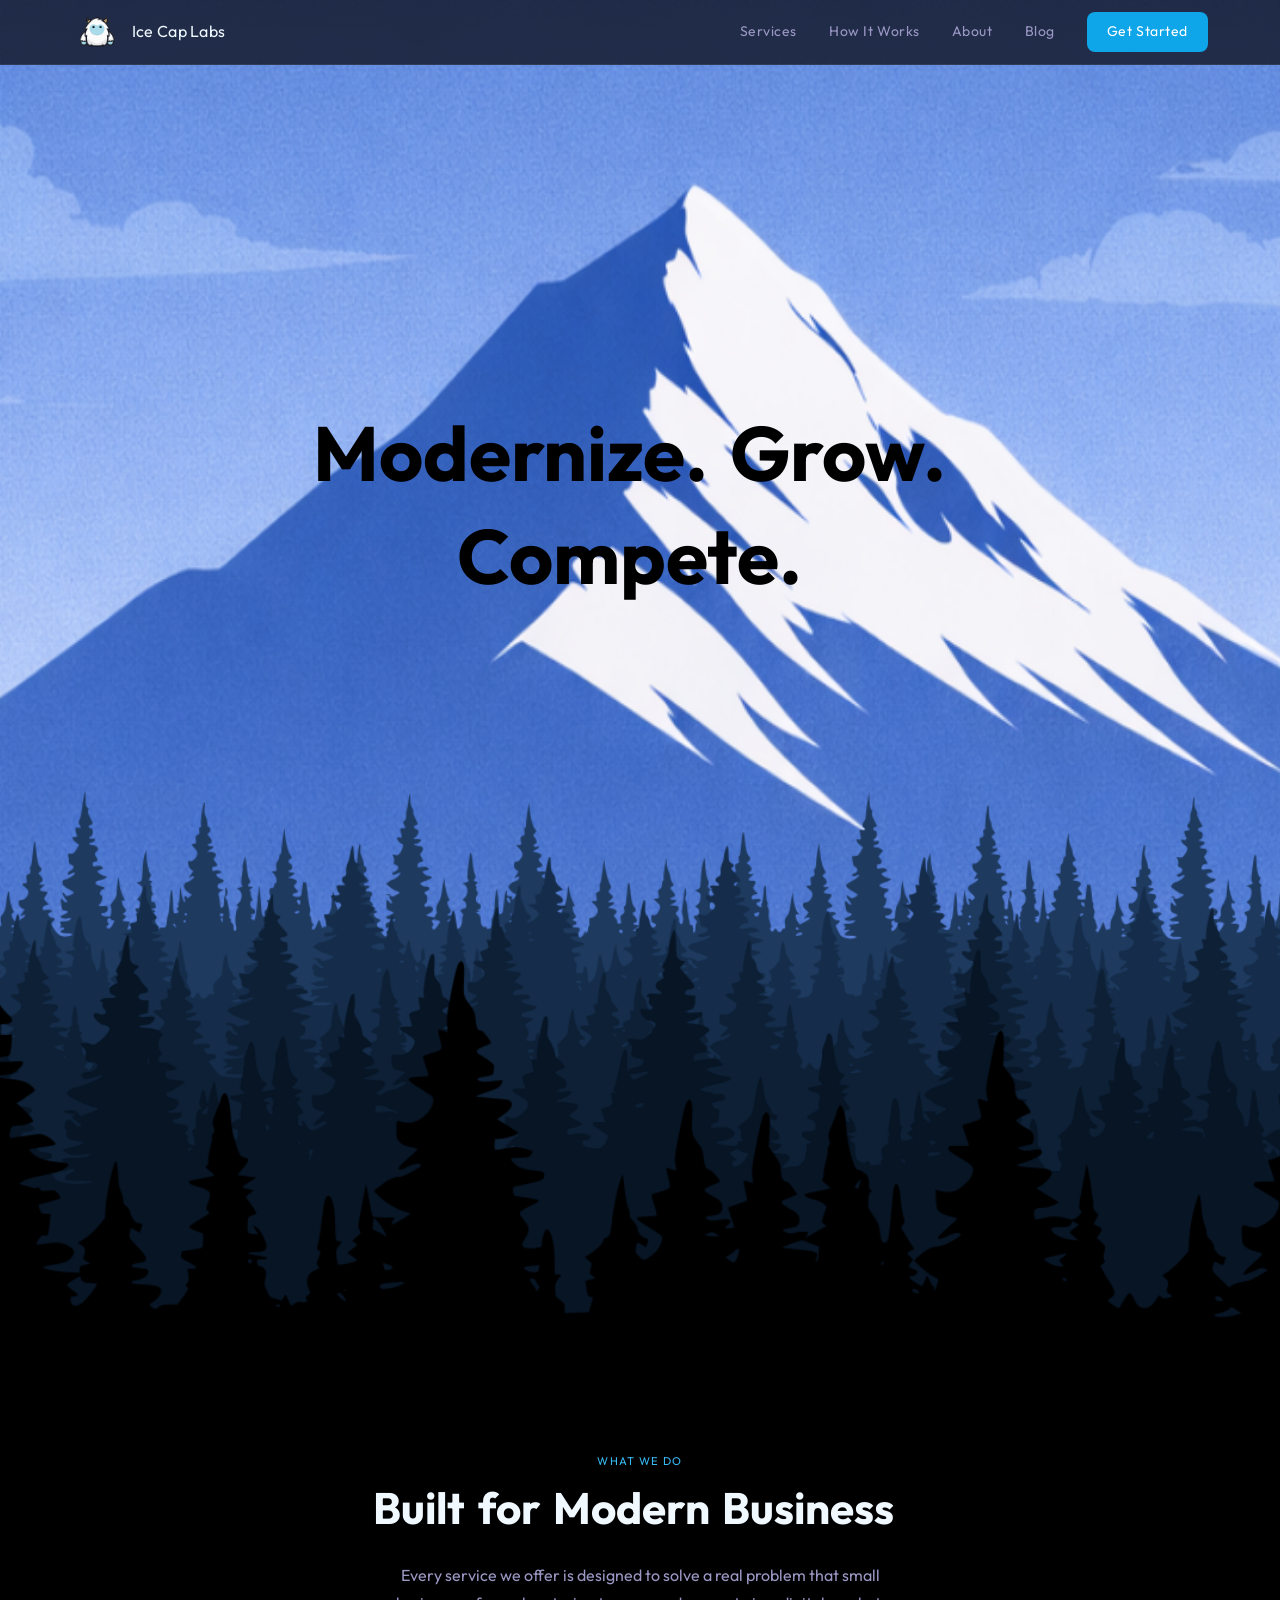
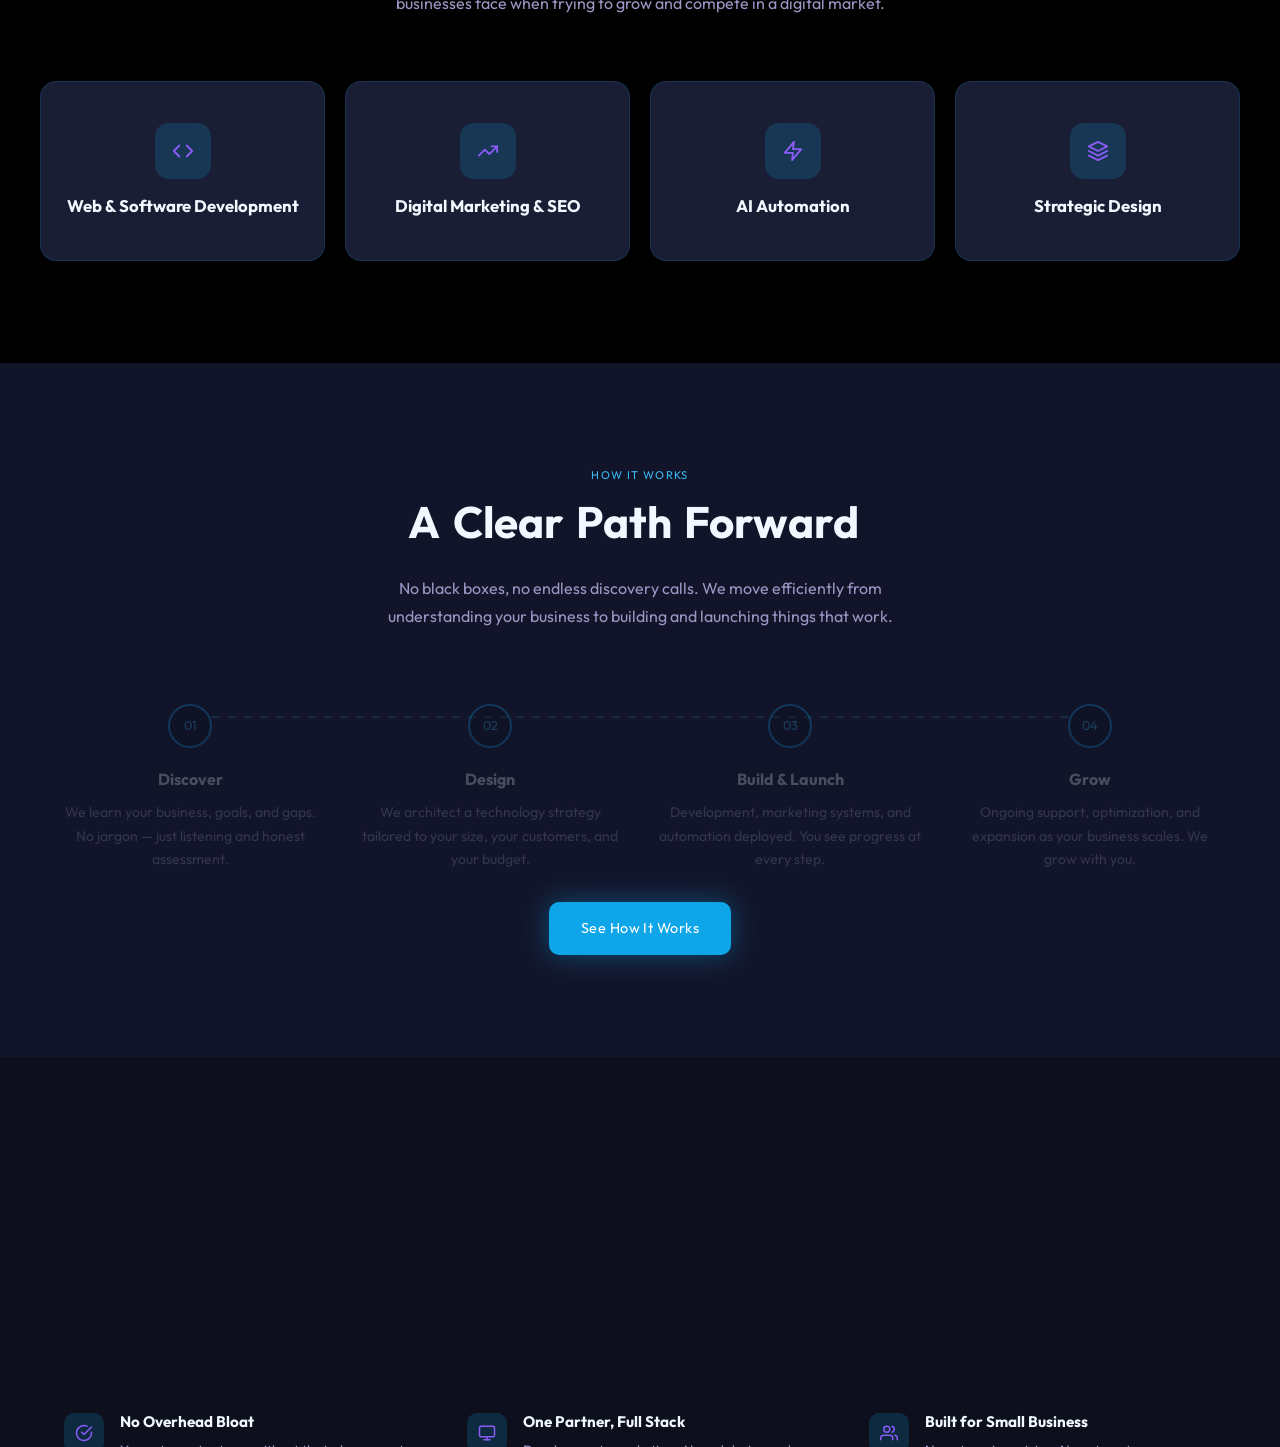
<file: ghost-stack/index.html>
<!DOCTYPE html>
<html lang="en">
<head>
  <meta charset="UTF-8" />
  <meta name="viewport" content="width=device-width, initial-scale=1.0" />
  <title>Ice Cap Labs — Your Full-Stack Technology Partner</title>
  <meta name="description" content="Ice Cap Labs combines web development, digital marketing, AI automation, and strategic design to modernize small businesses." />
  <link rel="preconnect" href="https://fonts.googleapis.com" />
  <link rel="preconnect" href="https://fonts.gstatic.com" crossorigin />
  <link href="https://fonts.googleapis.com/css2?family=Outfit:wght@300;400;500;600;700&display=swap" rel="stylesheet" />
  <link rel="stylesheet" href="style.css" />
</head>
<body>


  <!-- NAVIGATION -->
  <nav id="site-nav">
    <div class="nav-inner">
      <a href="index.html" class="nav-logo" aria-label="Ice Cap Labs home">
        <img src="yeti-transparent.png" alt="Ice Cap Labs" width="50" height="50" />
        <span>Ice Cap Labs</span>
      </a>

      <div class="nav-links" id="nav-links">
        <a href="services.html">Services</a>
        <a href="process.html">How It Works</a>
        <a href="about.html">About</a>
        <a href="blog.html">Blog</a>
        <a href="contact.html" class="nav-cta">Get Started</a>
      </div>

      <button class="nav-burger" id="nav-burger" aria-label="Toggle menu" aria-expanded="false">
        <span></span>
        <span></span>
        <span></span>
      </button>
    </div>

    <div class="nav-mobile-menu" id="nav-mobile-menu" aria-hidden="true">
      <a href="services.html">Services</a>
      <a href="process.html">How It Works</a>
      <a href="about.html">About</a>
      <a href="blog.html">Blog</a>
      <a href="contact.html" class="nav-mobile-cta">Get Started</a>
    </div>
  </nav>

  <main>

    <!-- HERO -->
    <section id="hero">
      <div id="cursor-spotlight" aria-hidden="true"></div>
      <div class="hero-ambient" aria-hidden="true"></div>

      <!-- PARALLAX LAYERS — front layers get more upward push = move faster -->
      <div id="parallax-container" aria-hidden="true">
        <div class="parallax-layer layer-6" data-speed="0"></div>
        <div class="parallax-layer layer-5" data-speed="0.05"></div>
        <div class="parallax-layer layer-4" data-speed="0.15"></div>
        <div class="parallax-layer layer-3" data-speed="0.3"></div>
        <div class="parallax-layer layer-2" data-speed="0.5"></div>
        <div class="parallax-layer layer-1" data-speed="0.75"></div>
      </div>

      <div class="hero-content">
        <h1 class="hero-title word-reveal" data-delay="0.15">Modernize. Grow. Compete.</h1>
      </div>
    </section>

    <!-- SERVICES -->
    <section id="services" data-speed="0.75">
      <div class="container">
        <div class="section-header reveal">
          <p class="section-eyebrow">What We Do</p>
          <h2 class="section-title word-reveal" data-delay="0.05">Built for Modern Business</h2>
          <p class="section-subtitle">
            Every service we offer is designed to solve a real problem that small businesses
            face when trying to grow and compete in a digital market.
          </p>
        </div>

        <div class="services-grid">
          <a href="develop.html" class="service-card reveal" data-delay="0.0">
            <div class="service-card-inner">
              <div class="service-card-front">
                <div class="service-icon-wrap">
                  <svg width="22" height="22" viewBox="0 0 24 24" fill="none" stroke="#8b5cf6" stroke-width="2" stroke-linecap="round" stroke-linejoin="round">
                    <polyline points="16 18 22 12 16 6"/>
                    <polyline points="8 6 2 12 8 18"/>
                  </svg>
                </div>
                <h3>Web &amp; Software Development</h3>
              </div>
              <div class="service-card-back">
                <p>Custom websites, mobile applications, and tailored software built specifically for your workflows — not generic platforms that almost fit.</p>
              </div>
            </div>
          </a>

          <a href="marketing.html" class="service-card reveal" data-delay="0.15">
            <div class="service-card-inner">
              <div class="service-card-front">
                <div class="service-icon-wrap">
                  <svg width="22" height="22" viewBox="0 0 24 24" fill="none" stroke="#8b5cf6" stroke-width="2" stroke-linecap="round" stroke-linejoin="round">
                    <polyline points="22 7 13.5 15.5 8.5 10.5 2 17"/>
                    <polyline points="16 7 22 7 22 13"/>
                  </svg>
                </div>
                <h3>Digital Marketing &amp; SEO</h3>
              </div>
              <div class="service-card-back">
                <p>Search engine optimization, digital marketing strategy, and social media automation designed to increase visibility while reducing the manual effort required.</p>
              </div>
            </div>
          </a>

          <a href="automate.html" class="service-card reveal" data-delay="0.3">
            <div class="service-card-inner">
              <div class="service-card-front">
                <div class="service-icon-wrap">
                  <svg width="22" height="22" viewBox="0 0 24 24" fill="none" stroke="#8b5cf6" stroke-width="2" stroke-linecap="round" stroke-linejoin="round">
                    <polygon points="13 2 3 14 12 14 11 22 21 10 12 10 13 2"/>
                  </svg>
                </div>
                <h3>AI Automation</h3>
              </div>
              <div class="service-card-back">
                <p>Practical AI integrations that save time and reduce repetitive work. Simple, reliable automations that deliver measurable value — not experimental hype.</p>
              </div>
            </div>
          </a>

          <a href="design.html" class="service-card reveal" data-delay="0.45">
            <div class="service-card-inner">
              <div class="service-card-front">
                <div class="service-icon-wrap">
                  <svg width="22" height="22" viewBox="0 0 24 24" fill="none" stroke="#8b5cf6" stroke-width="2" stroke-linecap="round" stroke-linejoin="round">
                    <path d="M12 2L2 7l10 5 10-5-10-5z"/>
                    <path d="M2 17l10 5 10-5"/>
                    <path d="M2 12l10 5 10-5"/>
                  </svg>
                </div>
                <h3>Strategic Design</h3>
              </div>
              <div class="service-card-back">
                <p>Design that communicates brand clarity and drives customer decisions — from brand identity to UI and every customer-facing touchpoint in between.</p>
              </div>
            </div>
          </a>
        </div>
      </div>
    </section>

    <!-- HOW WE WORK -->
    <section id="process" data-speed="0.75">
      <div class="container">
        <div class="section-header reveal">
          <p class="section-eyebrow">How It Works</p>
          <h2 class="section-title word-reveal" data-delay="0.05">A Clear Path Forward</h2>
          <p class="section-subtitle">
            No black boxes, no endless discovery calls. We move efficiently from understanding
            your business to building and launching things that work.
          </p>
        </div>

        <div class="process-steps" id="process-steps">
          <div class="process-line-wrap" aria-hidden="true">
            <div class="process-line-bg"></div>
            <div class="process-line-fill" id="process-line-fill"></div>
          </div>
          <div class="process-step" data-step="1">
            <div class="step-number-wrap">01</div>
            <h3 class="step-title">Discover</h3>
            <p class="step-desc">We learn your business, goals, and gaps. No jargon — just listening and honest assessment.</p>
          </div>
          <div class="process-step" data-step="2">
            <div class="step-number-wrap">02</div>
            <h3 class="step-title">Design</h3>
            <p class="step-desc">We architect a technology strategy tailored to your size, your customers, and your budget.</p>
          </div>
          <div class="process-step" data-step="3">
            <div class="step-number-wrap">03</div>
            <h3 class="step-title">Build &amp; Launch</h3>
            <p class="step-desc">Development, marketing systems, and automation deployed. You see progress at every step.</p>
          </div>
          <div class="process-step" data-step="4">
            <div class="step-number-wrap">04</div>
            <h3 class="step-title">Grow</h3>
            <p class="step-desc">Ongoing support, optimization, and expansion as your business scales. We grow with you.</p>
          </div>
        </div>

        <div class="process-cta-wrap">
          <a href="process.html" class="btn-primary process-cta" id="process-cta">See How It Works</a>
        </div>
      </div>
    </section>

    <!-- WHY ICE CAP LABS -->
    <section id="why" data-speed="0.75">
      <div class="container">
        <div class="section-header reveal">
          <p class="section-eyebrow">Why Ice Cap Labs</p>
          <h2 class="section-title word-reveal" data-delay="0.05">One Partner. Full Stack.</h2>
          <p class="section-subtitle">
            Most agencies specialize. Most consultants are expensive. Ice Cap Labs is built to
            be the technology partner that small businesses actually need.
          </p>
        </div>

        <div class="why-grid">
          <div class="why-item reveal" data-delay="0.0">
            <div class="why-icon">
              <svg width="18" height="18" viewBox="0 0 24 24" fill="none" stroke="#8b5cf6" stroke-width="2" stroke-linecap="round" stroke-linejoin="round">
                <path d="M22 11.08V12a10 10 0 1 1-5.93-9.14"/>
                <polyline points="22 4 12 14.01 9 11.01"/>
              </svg>
            </div>
            <div>
              <h3>No Overhead Bloat</h3>
              <p>You get a senior team without the in-house cost of hiring, benefits, and management overhead.</p>
            </div>
          </div>

          <div class="why-item reveal" data-delay="0.05">
            <div class="why-icon">
              <svg width="18" height="18" viewBox="0 0 24 24" fill="none" stroke="#8b5cf6" stroke-width="2" stroke-linecap="round" stroke-linejoin="round">
                <rect x="2" y="3" width="20" height="14" rx="2" ry="2"/>
                <line x1="8" y1="21" x2="16" y2="21"/>
                <line x1="12" y1="17" x2="12" y2="21"/>
              </svg>
            </div>
            <div>
              <h3>One Partner, Full Stack</h3>
              <p>Development, marketing, AI, and design under one roof. No coordinating between multiple agencies.</p>
            </div>
          </div>

          <div class="why-item reveal" data-delay="0.1">
            <div class="why-icon">
              <svg width="18" height="18" viewBox="0 0 24 24" fill="none" stroke="#8b5cf6" stroke-width="2" stroke-linecap="round" stroke-linejoin="round">
                <path d="M17 21v-2a4 4 0 0 0-4-4H5a4 4 0 0 0-4 4v2"/>
                <circle cx="9" cy="7" r="4"/>
                <path d="M23 21v-2a4 4 0 0 0-3-3.87"/>
                <path d="M16 3.13a4 4 0 0 1 0 7.75"/>
              </svg>
            </div>
            <div>
              <h3>Built for Small Business</h3>
              <p>No enterprise pricing. No enterprise complexity. Solutions sized and priced for where you actually are.</p>
            </div>
          </div>

          <div class="why-item reveal" data-delay="0.15">
            <div class="why-icon">
              <svg width="18" height="18" viewBox="0 0 24 24" fill="none" stroke="#8b5cf6" stroke-width="2" stroke-linecap="round" stroke-linejoin="round">
                <polygon points="13 2 3 14 12 14 11 22 21 10 12 10 13 2"/>
              </svg>
            </div>
            <div>
              <h3>Practical AI, Not Hype</h3>
              <p>Automations that actually save you hours per week — not experimental demos that look impressive and deliver nothing.</p>
            </div>
          </div>

          <div class="why-item reveal" data-delay="0.2">
            <div class="why-icon">
              <svg width="18" height="18" viewBox="0 0 24 24" fill="none" stroke="#8b5cf6" stroke-width="2" stroke-linecap="round" stroke-linejoin="round">
                <circle cx="12" cy="12" r="10"/>
                <line x1="12" y1="8" x2="12" y2="12"/>
                <line x1="12" y1="16" x2="12.01" y2="16"/>
              </svg>
            </div>
            <div>
              <h3>Strategic Thinking</h3>
              <p>We think about your business model, not just your current task list. Technology should serve your strategy.</p>
            </div>
          </div>

          <div class="why-item reveal" data-delay="0.25">
            <div class="why-icon">
              <svg width="18" height="18" viewBox="0 0 24 24" fill="none" stroke="#8b5cf6" stroke-width="2" stroke-linecap="round" stroke-linejoin="round">
                <path d="M1 12s4-8 11-8 11 8 11 8-4 8-11 8-11-8-11-8z"/>
                <circle cx="12" cy="12" r="3"/>
              </svg>
            </div>
            <div>
              <h3>Transparent Process</h3>
              <p>You see everything. No black boxes, no mystery retainers. Clear deliverables and honest communication at every stage.</p>
            </div>
          </div>
        </div>
      </div>
    </section>

    <!-- CONTACT / CTA -->
    <section id="contact" data-speed="0.75">
      <div class="container">
        <div class="contact-card-wrap">
          <div class="contact-mascot">
            <img src="yeti-transparent.png" alt="Ice Cap Labs Yeti" class="contact-yeti" />
          </div>
          <span class="yeti-hand yeti-hand-left" aria-hidden="true"></span>
          <span class="yeti-hand yeti-hand-right" aria-hidden="true"></span>
          <div class="contact-card reveal">
            <div class="contact-glow" aria-hidden="true"></div>
            <p class="section-eyebrow">Ready to Modernize?</p>
          <h2 class="contact-title word-reveal" data-delay="0.05">Let's Build Something Together</h2>
          <p class="contact-subtitle">
            Tell us where you are and where you want to go. We'll put together a clear picture
            of what it would take to get there.
          </p>
          <form class="contact-form" id="contact-form" novalidate>
            <div class="form-row">
              <input
                type="email"
                id="contact-email"
                name="email"
                placeholder="your@email.com"
                autocomplete="email"
                required
                aria-label="Your email address"
              />
              <button type="submit" class="btn-primary">Get Started</button>
            </div>
            <p class="form-note">No spam. Just a conversation about your business.</p>
          </form>
          </div>
        </div>
      </div>
    </section>

    <!-- FOOTER -->
    <footer id="site-footer" data-speed="0.75">
    <div class="container">
      <div class="footer-grid">
        <div class="footer-brand">
          <a href="index.html" class="nav-logo footer-logo" aria-label="Ice Cap Labs home">
            <img src="yeti-transparent.png" alt="Ice Cap Labs" width="30" height="30" />
            <span>Ice Cap Labs</span>
          </a>
          <p class="footer-tagline">Your full-stack technology partner for modern business.</p>
        </div>

        <div class="footer-links">
          <h4>Navigation</h4>
          <ul>
            <li><a href="services.html">Services</a></li>
            <li><a href="process.html">How It Works</a></li>
            <li><a href="about.html">About</a></li>
            <li><a href="blog.html">Blog</a></li>
            <li><a href="contact.html">Contact</a></li>
          </ul>
        </div>

        <div class="footer-contact">
          <h4>Get In Touch</h4>
          <a href="mailto:hello@icecaplabs.com" class="footer-email">hello@icecaplabs.com</a>
          <div class="footer-socials">
            <!-- X / Twitter -->
            <a href="#" aria-label="Ice Cap Labs on X" class="social-icon">
              <svg width="18" height="18" viewBox="0 0 24 24" fill="currentColor">
                <path d="M18.244 2.25h3.308l-7.227 8.26 8.502 11.24H16.17l-4.714-6.231-5.401 6.231H2.748l7.73-8.835L1.254 2.25H8.08l4.259 5.63zm-1.161 17.52h1.833L7.084 4.126H5.117z"/>
              </svg>
            </a>
            <!-- LinkedIn -->
            <a href="#" aria-label="Ice Cap Labs on LinkedIn" class="social-icon">
              <svg width="18" height="18" viewBox="0 0 24 24" fill="none" stroke="currentColor" stroke-width="2" stroke-linecap="round" stroke-linejoin="round">
                <path d="M16 8a6 6 0 0 1 6 6v7h-4v-7a2 2 0 0 0-2-2 2 2 0 0 0-2 2v7h-4v-7a6 6 0 0 1 6-6z"/>
                <rect x="2" y="9" width="4" height="12"/>
                <circle cx="4" cy="4" r="2"/>
              </svg>
            </a>
          </div>
        </div>
      </div>

      <div class="footer-bar">
        <p>&copy; <span id="footer-year"></span> Ice Cap Labs. All rights reserved.</p>
      </div>
    </div>
    </footer>
  </main>

  <script src="script.js"></script>
</body>
</html>
</file>
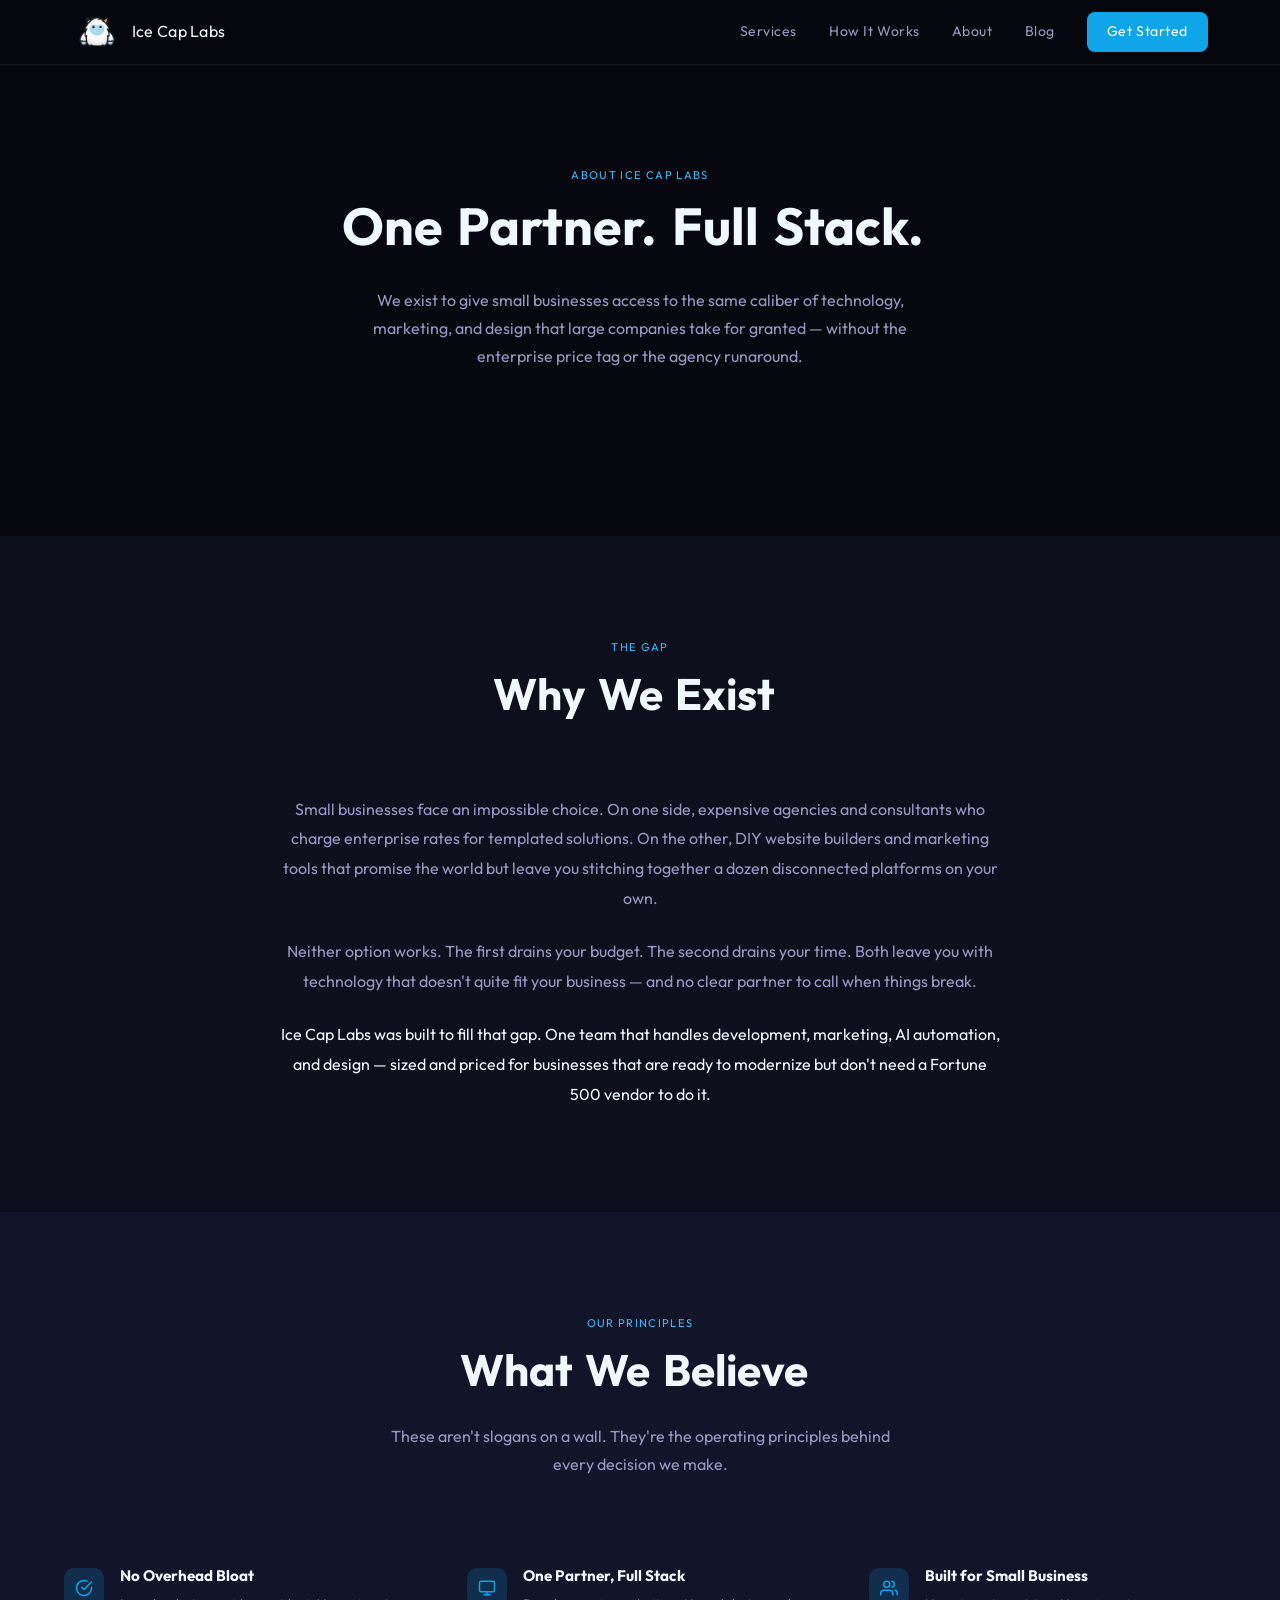
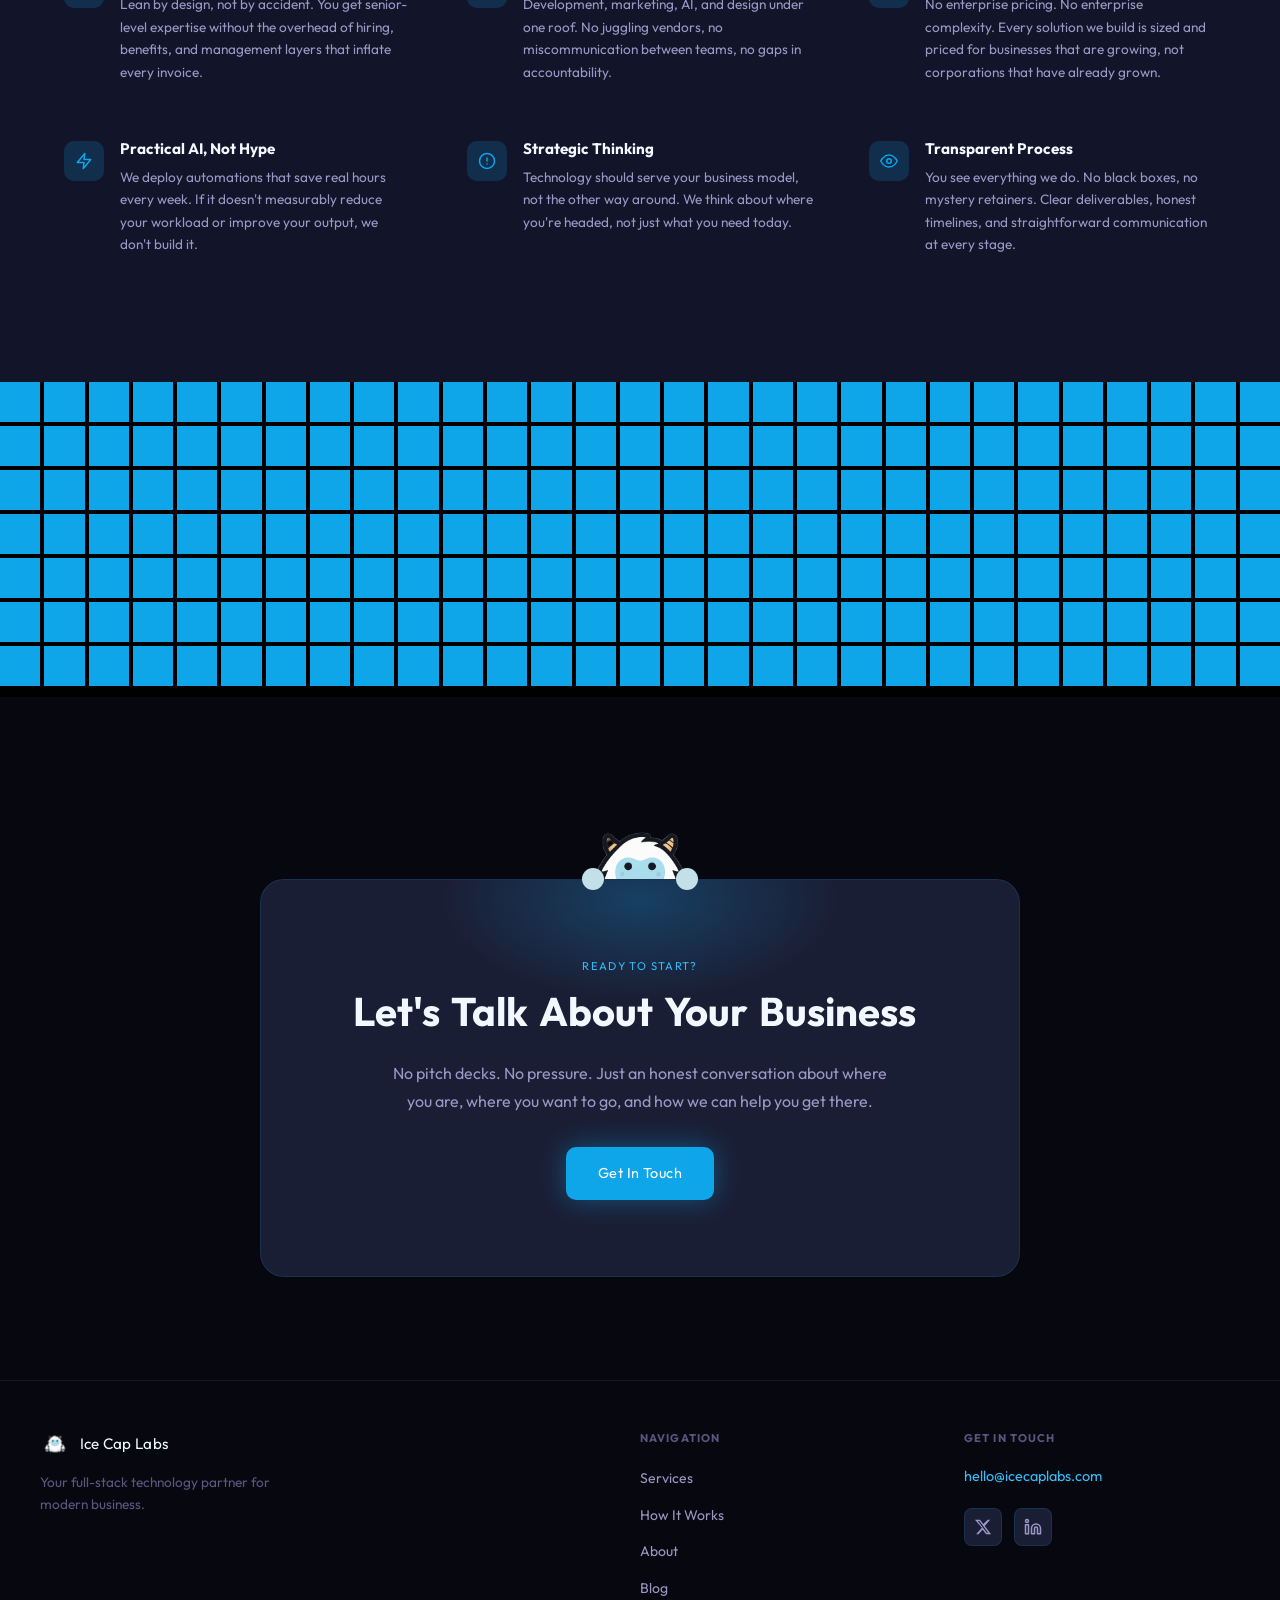
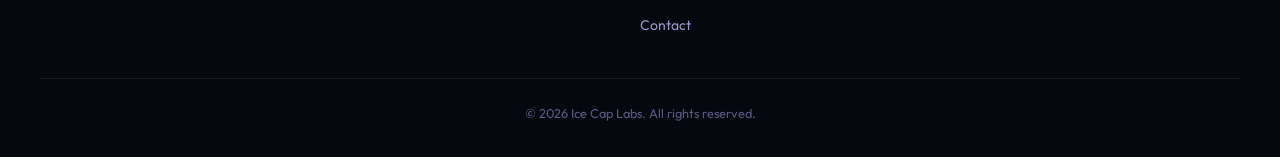
<file: ghost-stack/about.html>
<!DOCTYPE html>
<html lang="en">
<head>
  <meta charset="UTF-8" />
  <meta name="viewport" content="width=device-width, initial-scale=1.0" />
  <title>About — Ice Cap Labs</title>
  <meta name="description" content="Ice Cap Labs is a full-stack technology partner built for small businesses ready to modernize." />
  <link rel="preconnect" href="https://fonts.googleapis.com" />
  <link rel="preconnect" href="https://fonts.gstatic.com" crossorigin />
  <link href="https://fonts.googleapis.com/css2?family=Outfit:wght@300;400;500;600;700&display=swap" rel="stylesheet" />
  <link rel="stylesheet" href="style.css" />
</head>
<body>

  <!-- NAVIGATION -->
  <nav id="site-nav">
    <div class="nav-inner">
      <a href="index.html" class="nav-logo" aria-label="Ice Cap Labs home">
        <img src="yeti-transparent.png" alt="Ice Cap Labs" width="50" height="50" />
        <span>Ice Cap Labs</span>
      </a>

      <div class="nav-links" id="nav-links">
        <a href="services.html">Services</a>
        <a href="process.html">How It Works</a>
        <a href="about.html">About</a>
        <a href="blog.html">Blog</a>
        <a href="contact.html" class="nav-cta">Get Started</a>
      </div>

      <button class="nav-burger" id="nav-burger" aria-label="Toggle menu" aria-expanded="false">
        <span></span>
        <span></span>
        <span></span>
      </button>
    </div>

    <div class="nav-mobile-menu" id="nav-mobile-menu" aria-hidden="true">
      <a href="services.html">Services</a>
      <a href="process.html">How It Works</a>
      <a href="about.html">About</a>
      <a href="blog.html">Blog</a>
      <a href="contact.html" class="nav-mobile-cta">Get Started</a>
    </div>
  </nav>

  <main>

    <!-- PAGE HEADER -->
    <section id="about-hero" style="background: var(--bg-void); padding-top: calc(64px + clamp(4rem, 8vw, 7rem));">
      <div class="container">
        <div class="section-header reveal">
          <p class="section-eyebrow">About Ice Cap Labs</p>
          <h2 class="section-title word-reveal" data-delay="0.05" style="font-size: clamp(2rem, 5vw, 3.25rem);">One Partner. Full Stack.</h2>
          <p class="section-subtitle">
            We exist to give small businesses access to the same caliber of technology, marketing,
            and design that large companies take for granted — without the enterprise price tag
            or the agency runaround.
          </p>
        </div>
      </div>
    </section>

    <!-- WHY WE EXIST -->
    <section id="why-we-exist" style="background: var(--bg-deep);">
      <div class="container">
        <div class="section-header reveal">
          <p class="section-eyebrow">The Gap</p>
          <h2 class="section-title word-reveal" data-delay="0.05">Why We Exist</h2>
        </div>

        <div style="max-width: 720px; margin: 0 auto; text-align: center;">
          <p class="reveal" style="font-size: 1rem; color: var(--text-secondary); line-height: 1.85; margin-bottom: 1.5rem;">
            Small businesses face an impossible choice. On one side, expensive agencies and consultants
            who charge enterprise rates for templated solutions. On the other, DIY website builders
            and marketing tools that promise the world but leave you stitching together a dozen
            disconnected platforms on your own.
          </p>
          <p class="reveal" style="font-size: 1rem; color: var(--text-secondary); line-height: 1.85; margin-bottom: 1.5rem;">
            Neither option works. The first drains your budget. The second drains your time. Both
            leave you with technology that doesn't quite fit your business — and no clear partner
            to call when things break.
          </p>
          <p class="reveal" style="font-size: 1rem; color: var(--text-primary); line-height: 1.85;">
            Ice Cap Labs was built to fill that gap. One team that handles development, marketing,
            AI automation, and design — sized and priced for businesses that are ready to modernize
            but don't need a Fortune 500 vendor to do it.
          </p>
        </div>
      </div>
    </section>

    <!-- WHAT WE BELIEVE -->
    <section id="what-we-believe" style="background: var(--bg-surface);">
      <div class="container">
        <div class="section-header reveal">
          <p class="section-eyebrow">Our Principles</p>
          <h2 class="section-title word-reveal" data-delay="0.05">What We Believe</h2>
          <p class="section-subtitle">
            These aren't slogans on a wall. They're the operating principles behind every decision we make.
          </p>
        </div>

        <div class="why-grid">
          <div class="why-item reveal" data-delay="0.0">
            <div class="why-icon">
              <svg width="18" height="18" viewBox="0 0 24 24" fill="none" stroke="#0ea5e9" stroke-width="2" stroke-linecap="round" stroke-linejoin="round">
                <path d="M22 11.08V12a10 10 0 1 1-5.93-9.14"/>
                <polyline points="22 4 12 14.01 9 11.01"/>
              </svg>
            </div>
            <div>
              <h3>No Overhead Bloat</h3>
              <p>Lean by design, not by accident. You get senior-level expertise without the overhead of hiring, benefits, and management layers that inflate every invoice.</p>
            </div>
          </div>

          <div class="why-item reveal" data-delay="0.05">
            <div class="why-icon">
              <svg width="18" height="18" viewBox="0 0 24 24" fill="none" stroke="#0ea5e9" stroke-width="2" stroke-linecap="round" stroke-linejoin="round">
                <rect x="2" y="3" width="20" height="14" rx="2" ry="2"/>
                <line x1="8" y1="21" x2="16" y2="21"/>
                <line x1="12" y1="17" x2="12" y2="21"/>
              </svg>
            </div>
            <div>
              <h3>One Partner, Full Stack</h3>
              <p>Development, marketing, AI, and design under one roof. No juggling vendors, no miscommunication between teams, no gaps in accountability.</p>
            </div>
          </div>

          <div class="why-item reveal" data-delay="0.1">
            <div class="why-icon">
              <svg width="18" height="18" viewBox="0 0 24 24" fill="none" stroke="#0ea5e9" stroke-width="2" stroke-linecap="round" stroke-linejoin="round">
                <path d="M17 21v-2a4 4 0 0 0-4-4H5a4 4 0 0 0-4 4v2"/>
                <circle cx="9" cy="7" r="4"/>
                <path d="M23 21v-2a4 4 0 0 0-3-3.87"/>
                <path d="M16 3.13a4 4 0 0 1 0 7.75"/>
              </svg>
            </div>
            <div>
              <h3>Built for Small Business</h3>
              <p>No enterprise pricing. No enterprise complexity. Every solution we build is sized and priced for businesses that are growing, not corporations that have already grown.</p>
            </div>
          </div>

          <div class="why-item reveal" data-delay="0.15">
            <div class="why-icon">
              <svg width="18" height="18" viewBox="0 0 24 24" fill="none" stroke="#0ea5e9" stroke-width="2" stroke-linecap="round" stroke-linejoin="round">
                <polygon points="13 2 3 14 12 14 11 22 21 10 12 10 13 2"/>
              </svg>
            </div>
            <div>
              <h3>Practical AI, Not Hype</h3>
              <p>We deploy automations that save real hours every week. If it doesn't measurably reduce your workload or improve your output, we don't build it.</p>
            </div>
          </div>

          <div class="why-item reveal" data-delay="0.2">
            <div class="why-icon">
              <svg width="18" height="18" viewBox="0 0 24 24" fill="none" stroke="#0ea5e9" stroke-width="2" stroke-linecap="round" stroke-linejoin="round">
                <circle cx="12" cy="12" r="10"/>
                <line x1="12" y1="8" x2="12" y2="12"/>
                <line x1="12" y1="16" x2="12.01" y2="16"/>
              </svg>
            </div>
            <div>
              <h3>Strategic Thinking</h3>
              <p>Technology should serve your business model, not the other way around. We think about where you're headed, not just what you need today.</p>
            </div>
          </div>

          <div class="why-item reveal" data-delay="0.25">
            <div class="why-icon">
              <svg width="18" height="18" viewBox="0 0 24 24" fill="none" stroke="#0ea5e9" stroke-width="2" stroke-linecap="round" stroke-linejoin="round">
                <path d="M1 12s4-8 11-8 11 8 11 8-4 8-11 8-11-8-11-8z"/>
                <circle cx="12" cy="12" r="3"/>
              </svg>
            </div>
            <div>
              <h3>Transparent Process</h3>
              <p>You see everything we do. No black boxes, no mystery retainers. Clear deliverables, honest timelines, and straightforward communication at every stage.</p>
            </div>
          </div>
        </div>
      </div>
    </section>

    <!-- TILE STRIP -->
    <section id="tile-strip">
      <div class="tile-grid" id="tile-grid"></div>
    </section>

    <!-- CTA -->
    <section id="about-cta" style="background: var(--bg-void);">
      <div class="container">
        <div class="contact-card-wrap">
          <div class="contact-mascot">
            <img src="yeti-transparent.png" alt="Ice Cap Labs Yeti" class="contact-yeti" />
          </div>
          <span class="yeti-hand yeti-hand-left" aria-hidden="true"></span>
          <span class="yeti-hand yeti-hand-right" aria-hidden="true"></span>
          <div class="contact-card reveal">
            <div class="contact-glow" aria-hidden="true"></div>
            <p class="section-eyebrow">Ready to Start?</p>
            <h2 class="contact-title word-reveal" data-delay="0.05">Let's Talk About Your Business</h2>
            <p class="contact-subtitle">
              No pitch decks. No pressure. Just an honest conversation about where you are,
              where you want to go, and how we can help you get there.
            </p>
            <a href="contact.html" class="btn-primary">Get In Touch</a>
          </div>
        </div>
      </div>
    </section>

    <!-- FOOTER -->
    <footer id="site-footer">
      <div class="container">
        <div class="footer-grid">
          <div class="footer-brand">
            <a href="index.html" class="nav-logo footer-logo" aria-label="Ice Cap Labs home">
              <img src="yeti-transparent.png" alt="Ice Cap Labs" width="30" height="30" />
              <span>Ice Cap Labs</span>
            </a>
            <p class="footer-tagline">Your full-stack technology partner for modern business.</p>
          </div>

          <div class="footer-links">
            <h4>Navigation</h4>
            <ul>
              <li><a href="services.html">Services</a></li>
              <li><a href="process.html">How It Works</a></li>
              <li><a href="about.html">About</a></li>
              <li><a href="blog.html">Blog</a></li>
              <li><a href="contact.html">Contact</a></li>
            </ul>
          </div>

          <div class="footer-contact">
            <h4>Get In Touch</h4>
            <a href="mailto:hello@icecaplabs.com" class="footer-email">hello@icecaplabs.com</a>
            <div class="footer-socials">
              <!-- X / Twitter -->
              <a href="#" aria-label="Ice Cap Labs on X" class="social-icon">
                <svg width="18" height="18" viewBox="0 0 24 24" fill="currentColor">
                  <path d="M18.244 2.25h3.308l-7.227 8.26 8.502 11.24H16.17l-4.714-6.231-5.401 6.231H2.748l7.73-8.835L1.254 2.25H8.08l4.259 5.63zm-1.161 17.52h1.833L7.084 4.126H5.117z"/>
                </svg>
              </a>
              <!-- LinkedIn -->
              <a href="#" aria-label="Ice Cap Labs on LinkedIn" class="social-icon">
                <svg width="18" height="18" viewBox="0 0 24 24" fill="none" stroke="currentColor" stroke-width="2" stroke-linecap="round" stroke-linejoin="round">
                  <path d="M16 8a6 6 0 0 1 6 6v7h-4v-7a2 2 0 0 0-2-2 2 2 0 0 0-2 2v7h-4v-7a6 6 0 0 1 6-6z"/>
                  <rect x="2" y="9" width="4" height="12"/>
                  <circle cx="4" cy="4" r="2"/>
                </svg>
              </a>
            </div>
          </div>
        </div>

        <div class="footer-bar">
          <p>&copy; <span id="footer-year"></span> Ice Cap Labs. All rights reserved.</p>
        </div>
      </div>
    </footer>
  </main>

  <script src="script.js"></script>
</body>
</html>
</file>
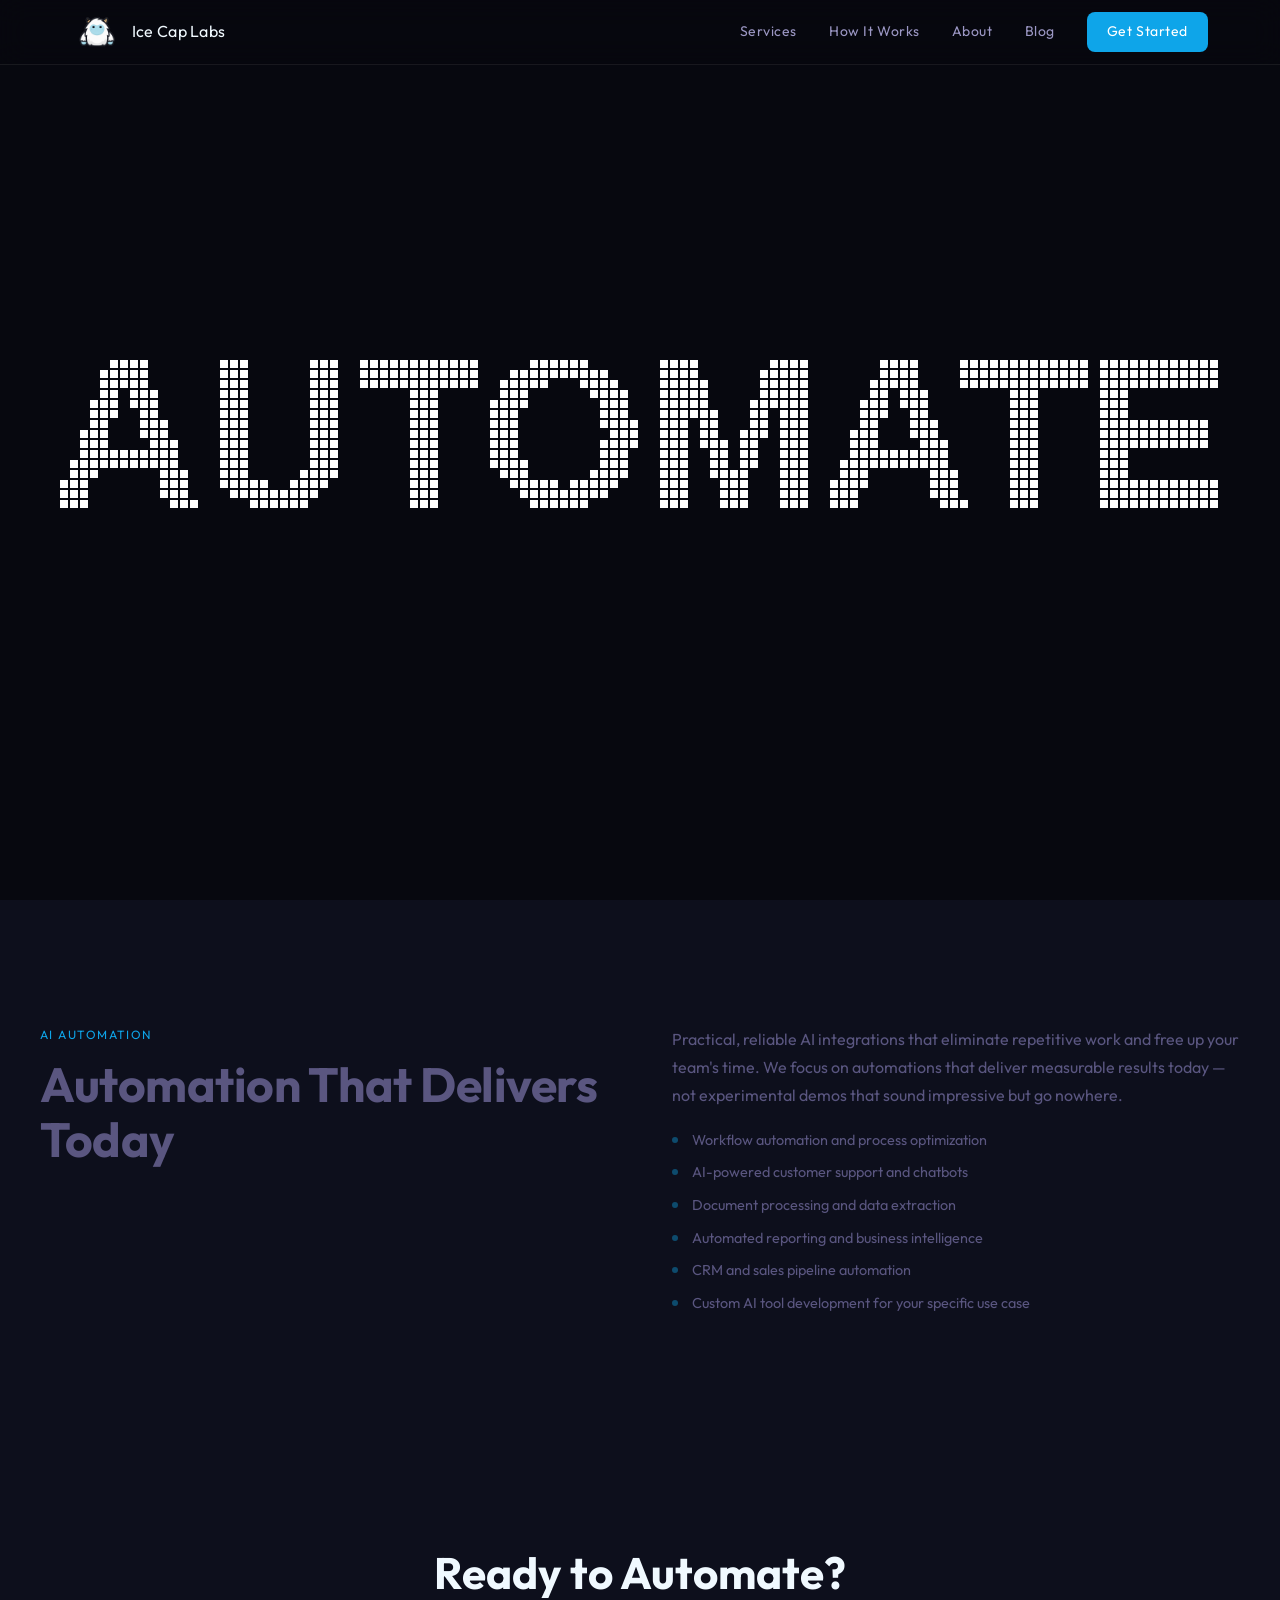
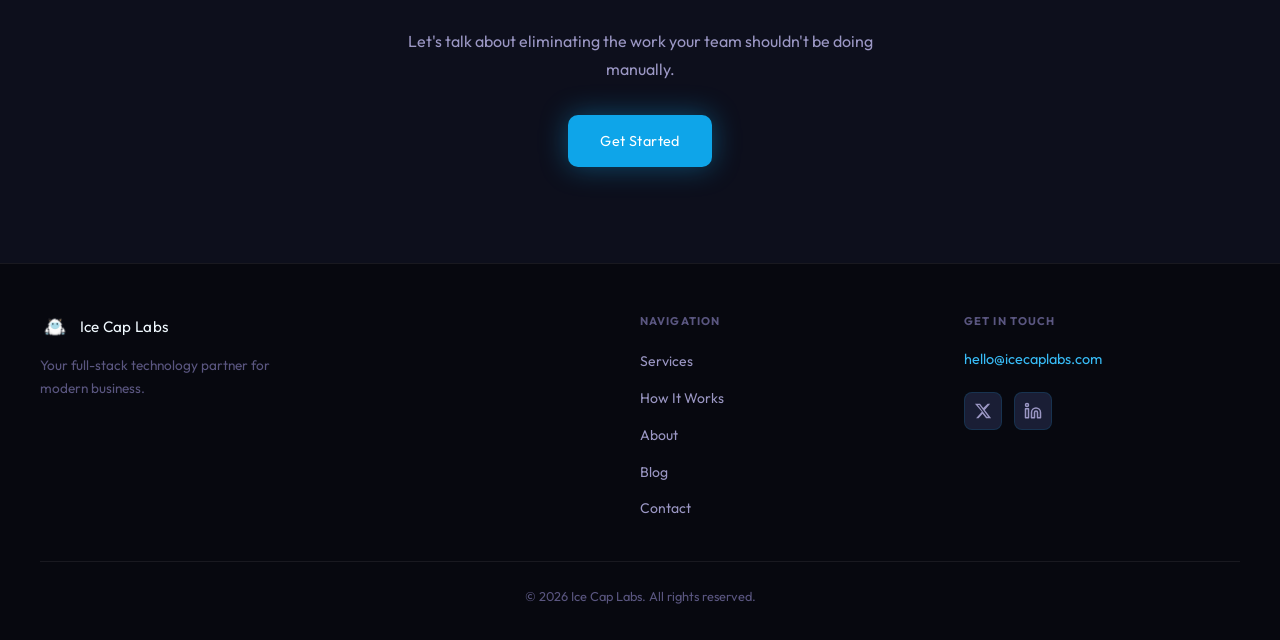
<file: ghost-stack/automate.html>
<!DOCTYPE html>
<html lang="en">
<head>
  <meta charset="UTF-8" />
  <meta name="viewport" content="width=device-width, initial-scale=1.0" />
  <title>AI Automation — Ice Cap Labs</title>
  <meta name="description" content="AI automation services from Ice Cap Labs — workflow optimization, chatbots, document processing, reporting, and custom AI tools." />
  <link rel="preconnect" href="https://fonts.googleapis.com" />
  <link rel="preconnect" href="https://fonts.gstatic.com" crossorigin />
  <link href="https://fonts.googleapis.com/css2?family=Outfit:wght@300;400;500;600;700&display=swap" rel="stylesheet" />
  <link rel="stylesheet" href="style.css" />
</head>
<body>

  <!-- NAVIGATION -->
  <nav id="site-nav">
    <div class="nav-inner">
      <a href="index.html" class="nav-logo" aria-label="Ice Cap Labs home">
        <img src="yeti-transparent.png" alt="Ice Cap Labs" width="50" height="50" />
        <span>Ice Cap Labs</span>
      </a>
      <div class="nav-links" id="nav-links">
        <a href="services.html">Services</a>
        <a href="process.html">How It Works</a>
        <a href="about.html">About</a>
        <a href="blog.html">Blog</a>
        <a href="contact.html" class="nav-cta">Get Started</a>
      </div>
      <button class="nav-burger" id="nav-burger" aria-label="Toggle menu" aria-expanded="false">
        <span></span><span></span><span></span>
      </button>
    </div>
    <div class="nav-mobile-menu" id="nav-mobile-menu" aria-hidden="true">
      <a href="services.html">Services</a>
      <a href="process.html">How It Works</a>
      <a href="about.html">About</a>
      <a href="blog.html">Blog</a>
      <a href="contact.html" class="nav-mobile-cta">Get Started</a>
    </div>
  </nav>

  <!-- PIXEL HERO -->
  <section class="pixel-hero">
    <h1 class="pixel-hero-title" aria-label="Automate">AUTOMATE</h1>
    <div class="pixel-title-grid" id="pixel-title-grid"></div>
  </section>

  <!-- SERVICE DETAILS -->
  <section class="blocks-section" style="background: var(--bg-deep);">
    <div class="blocks-container">
      <div class="service-block reveal">
        <div class="block-inner">
          <div>
            <p class="block-number">AI Automation</p>
            <h2 class="block-title">Automation That Delivers Today</h2>
          </div>
          <div>
            <p class="block-desc">
              Practical, reliable AI integrations that eliminate repetitive work and free up your team's time. We focus on automations that deliver measurable results today — not experimental demos that sound impressive but go nowhere.
            </p>
            <ul class="block-list">
              <li>Workflow automation and process optimization</li>
              <li>AI-powered customer support and chatbots</li>
              <li>Document processing and data extraction</li>
              <li>Automated reporting and business intelligence</li>
              <li>CRM and sales pipeline automation</li>
              <li>Custom AI tool development for your specific use case</li>
            </ul>
          </div>
        </div>
      </div>
    </div>
  </section>

  <!-- CTA -->
  <section class="page-cta reveal">
    <h2>Ready to Automate?</h2>
    <p>Let's talk about eliminating the work your team shouldn't be doing manually.</p>
    <a href="contact.html" class="btn-primary">Get Started</a>
  </section>

  <!-- FOOTER -->
  <footer id="site-footer">
    <div class="container">
      <div class="footer-grid">
        <div class="footer-brand">
          <a href="index.html" class="nav-logo footer-logo" aria-label="Ice Cap Labs home">
            <img src="yeti-transparent.png" alt="Ice Cap Labs" width="30" height="30" />
            <span>Ice Cap Labs</span>
          </a>
          <p class="footer-tagline">Your full-stack technology partner for modern business.</p>
        </div>
        <div class="footer-links">
          <h4>Navigation</h4>
          <ul>
            <li><a href="services.html">Services</a></li>
            <li><a href="process.html">How It Works</a></li>
            <li><a href="about.html">About</a></li>
            <li><a href="blog.html">Blog</a></li>
            <li><a href="contact.html">Contact</a></li>
          </ul>
        </div>
        <div class="footer-contact">
          <h4>Get In Touch</h4>
          <a href="mailto:hello@icecaplabs.com" class="footer-email">hello@icecaplabs.com</a>
          <div class="footer-socials">
            <a href="#" aria-label="Ice Cap Labs on X" class="social-icon">
              <svg width="18" height="18" viewBox="0 0 24 24" fill="currentColor">
                <path d="M18.244 2.25h3.308l-7.227 8.26 8.502 11.24H16.17l-4.714-6.231-5.401 6.231H2.748l7.73-8.835L1.254 2.25H8.08l4.259 5.63zm-1.161 17.52h1.833L7.084 4.126H5.117z"/>
              </svg>
            </a>
            <a href="#" aria-label="Ice Cap Labs on LinkedIn" class="social-icon">
              <svg width="18" height="18" viewBox="0 0 24 24" fill="none" stroke="currentColor" stroke-width="2" stroke-linecap="round" stroke-linejoin="round">
                <path d="M16 8a6 6 0 0 1 6 6v7h-4v-7a2 2 0 0 0-2-2 2 2 0 0 0-2 2v7h-4v-7a6 6 0 0 1 6-6z"/>
                <rect x="2" y="9" width="4" height="12"/>
                <circle cx="4" cy="4" r="2"/>
              </svg>
            </a>
          </div>
        </div>
      </div>
      <div class="footer-bar">
        <p>&copy; <span id="footer-year"></span> Ice Cap Labs. All rights reserved.</p>
      </div>
    </div>
  </footer>

  <script src="script.js"></script>
</body>
</html>
</file>
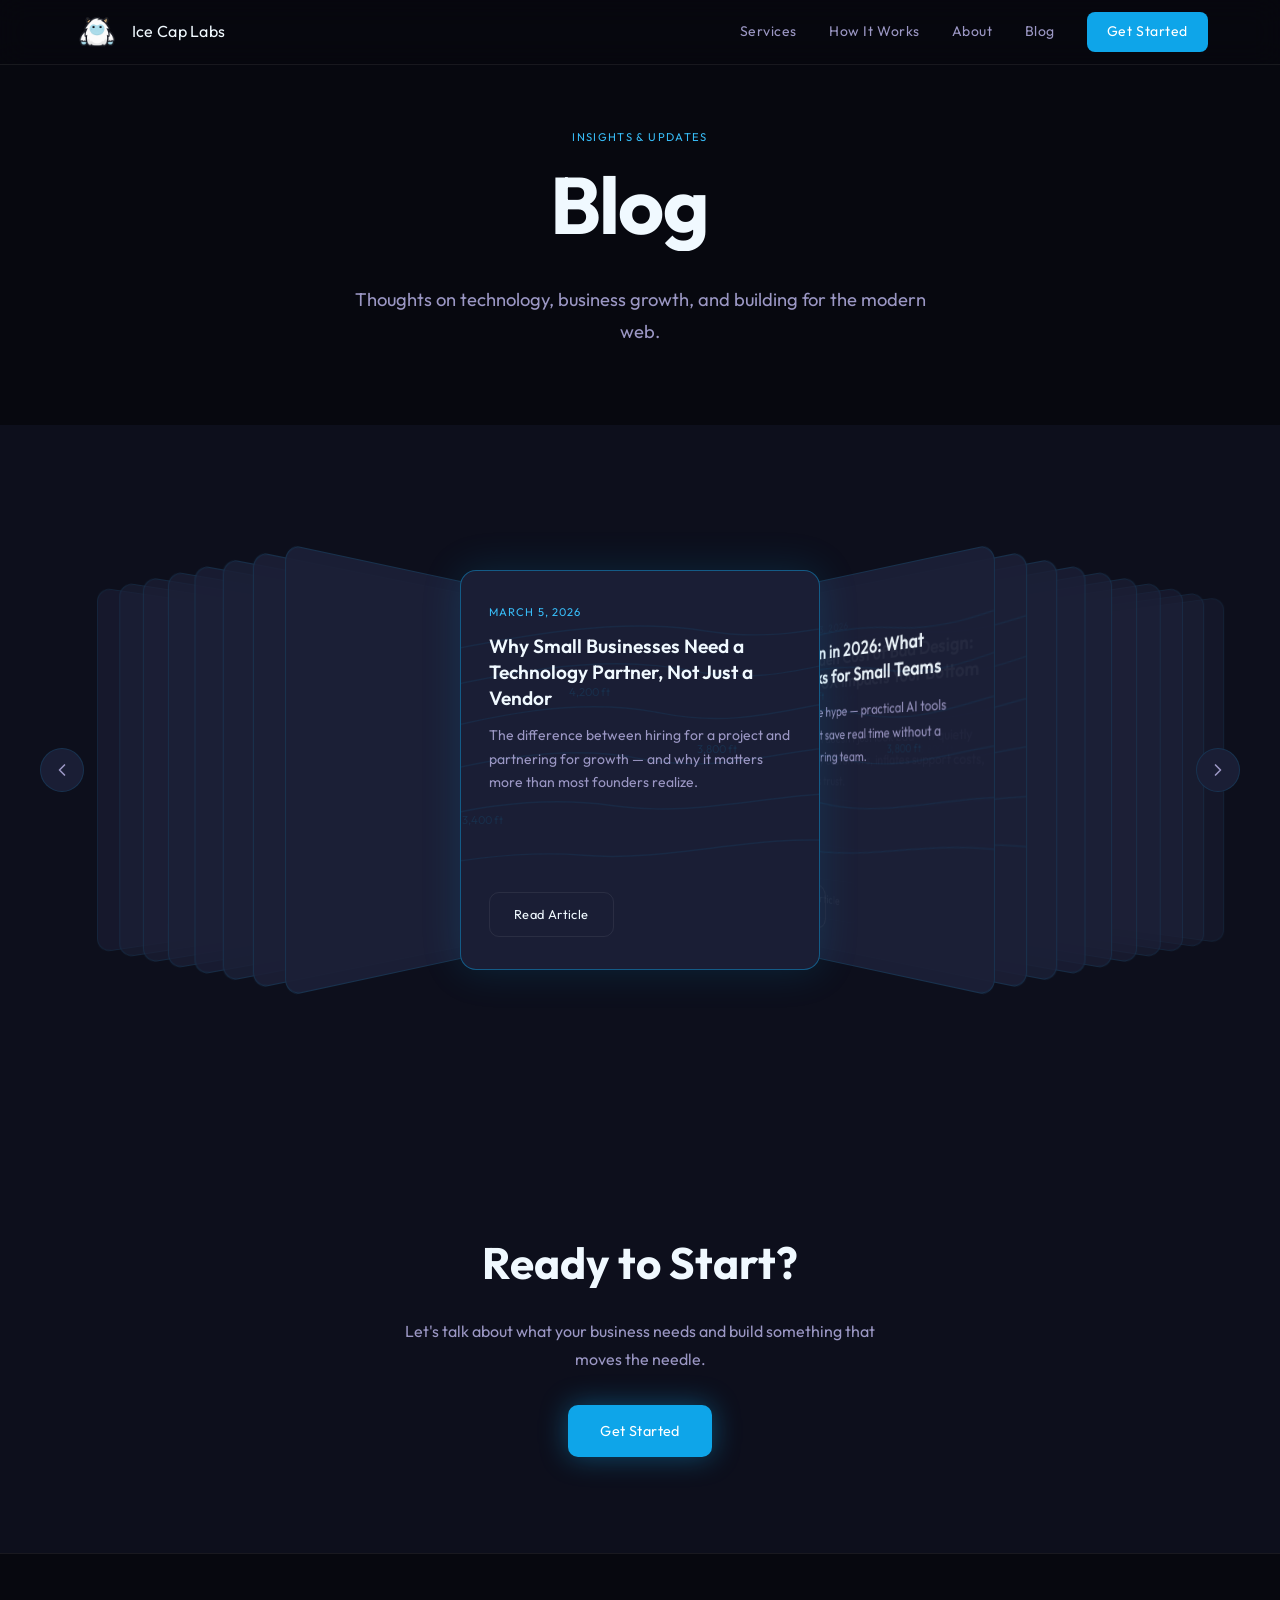
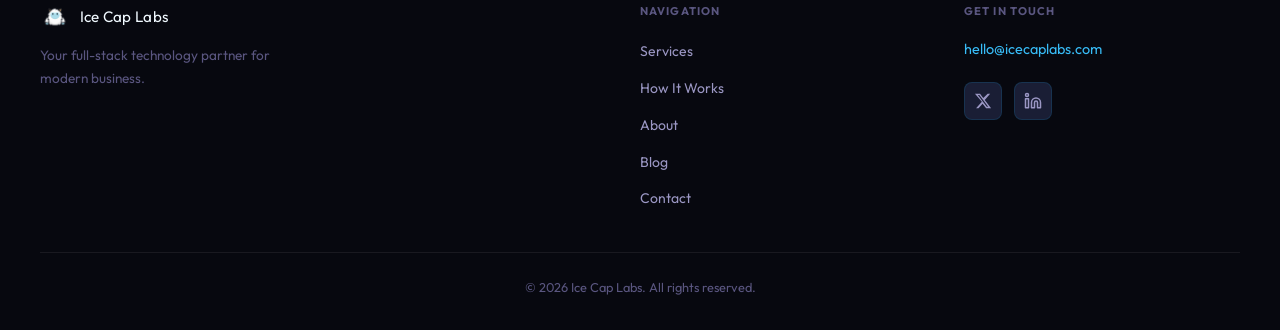
<file: ghost-stack/blog.html>
<!DOCTYPE html>
<html lang="en">
<head>
  <meta charset="UTF-8" />
  <meta name="viewport" content="width=device-width, initial-scale=1.0" />
  <title>Blog — Ice Cap Labs</title>
  <meta name="description" content="Insights on technology, business growth, and building for the modern web from Ice Cap Labs." />
  <link rel="preconnect" href="https://fonts.googleapis.com" />
  <link rel="preconnect" href="https://fonts.gstatic.com" crossorigin />
  <link href="https://fonts.googleapis.com/css2?family=Outfit:wght@300;400;500;600;700&display=swap" rel="stylesheet" />
  <link rel="stylesheet" href="style.css" />
</head>
<body>

  <!-- NAVIGATION -->
  <nav id="site-nav">
    <div class="nav-inner">
      <a href="index.html" class="nav-logo" aria-label="Ice Cap Labs home">
        <img src="yeti-transparent.png" alt="Ice Cap Labs" width="50" height="50" />
        <span>Ice Cap Labs</span>
      </a>
      <div class="nav-links" id="nav-links">
        <a href="services.html">Services</a>
        <a href="process.html">How It Works</a>
        <a href="about.html">About</a>
        <a href="blog.html">Blog</a>
        <a href="contact.html" class="nav-cta">Get Started</a>
      </div>
      <button class="nav-burger" id="nav-burger" aria-label="Toggle menu" aria-expanded="false">
        <span></span><span></span><span></span>
      </button>
    </div>
    <div class="nav-mobile-menu" id="nav-mobile-menu" aria-hidden="true">
      <a href="services.html">Services</a>
      <a href="process.html">How It Works</a>
      <a href="about.html">About</a>
      <a href="blog.html">Blog</a>
      <a href="contact.html" class="nav-mobile-cta">Get Started</a>
    </div>
  </nav>

  <!-- HERO -->
  <header class="page-header">
    <p class="section-eyebrow reveal">Insights &amp; Updates</p>
    <h1 class="page-title word-reveal">Blog</h1>
    <p class="page-subtitle reveal" data-delay="0.2">
      Thoughts on technology, business growth, and building for the modern web.
    </p>
  </header>

  <!-- BLOG CAROUSEL -->
  <section class="blog-section">
    <div class="container">
      <div class="blog-carousel-wrap">

        <button class="blog-arrow blog-arrow--prev" aria-label="Previous articles">
          <svg width="20" height="20" viewBox="0 0 24 24" fill="none" stroke="currentColor" stroke-width="2" stroke-linecap="round" stroke-linejoin="round">
            <polyline points="15 18 9 12 15 6"/>
          </svg>
        </button>

        <div class="blog-carousel" id="blog-carousel">

          <!-- Card 1 -->
          <article class="blog-card active">
            <div class="blog-card-edge"></div>
            <div class="blog-card-topo" aria-hidden="true">
              <svg xmlns="http://www.w3.org/2000/svg" viewBox="0 0 400 280" preserveAspectRatio="xMidYMid slice" fill="none">
                <g stroke="rgba(14,165,233,0.08)" stroke-width="1" fill="none">
                  <path d="M-20,220 C40,210 100,195 160,200 C220,205 280,185 340,190 C380,193 400,188 420,185"/>
                  <path d="M-20,190 C50,175 110,155 180,165 C250,175 310,150 370,158 C400,162 420,155 440,152"/>
                  <path d="M-20,160 C60,142 130,118 200,132 C270,146 320,115 380,125 C410,130 430,120 450,118"/>
                  <path d="M-20,130 C70,110 140,85 215,100 C290,115 335,80 390,92 C420,98 440,88 460,85"/>
                  <path d="M-20,100 C80,78 160,55 235,70 C310,85 345,50 400,62 C430,68 450,55 470,52"/>
                  <path d="M-20,72 C90,52 170,30 245,42 C320,54 355,25 410,35 C440,40 460,28 480,25"/>
                </g>
                <g font-family="Outfit, sans-serif" font-size="8" fill="rgba(14,165,233,0.12)">
                  <text x="75" y="178">3,400 ft</text>
                  <text x="240" y="128">3,800 ft</text>
                  <text x="150" y="88">4,200 ft</text>
                  <text x="330" y="55">4,600 ft</text>
                </g>
              </svg>
            </div>
            <div class="blog-card-content">
              <time class="blog-card-date" datetime="2026-03-05">March 5, 2026</time>
              <h2 class="blog-card-title">Why Small Businesses Need a Technology Partner, Not Just a Vendor</h2>
              <p class="blog-card-desc">The difference between hiring for a project and partnering for growth — and why it matters more than most founders realize.</p>
              <a href="blog/article-1.html" class="btn-secondary blog-card-btn">Read Article</a>
            </div>
          </article>

          <!-- Card 2 -->
          <article class="blog-card">
            <div class="blog-card-edge"></div>
            <div class="blog-card-topo" aria-hidden="true">
              <svg xmlns="http://www.w3.org/2000/svg" viewBox="0 0 400 280" preserveAspectRatio="xMidYMid slice" fill="none">
                <g stroke="rgba(14,165,233,0.08)" stroke-width="1" fill="none">
                  <path d="M-20,220 C40,210 100,195 160,200 C220,205 280,185 340,190 C380,193 400,188 420,185"/>
                  <path d="M-20,190 C50,175 110,155 180,165 C250,175 310,150 370,158 C400,162 420,155 440,152"/>
                  <path d="M-20,160 C60,142 130,118 200,132 C270,146 320,115 380,125 C410,130 430,120 450,118"/>
                  <path d="M-20,130 C70,110 140,85 215,100 C290,115 335,80 390,92 C420,98 440,88 460,85"/>
                  <path d="M-20,100 C80,78 160,55 235,70 C310,85 345,50 400,62 C430,68 450,55 470,52"/>
                  <path d="M-20,72 C90,52 170,30 245,42 C320,54 355,25 410,35 C440,40 460,28 480,25"/>
                </g>
                <g font-family="Outfit, sans-serif" font-size="8" fill="rgba(14,165,233,0.12)">
                  <text x="75" y="178">3,400 ft</text>
                  <text x="240" y="128">3,800 ft</text>
                  <text x="150" y="88">4,200 ft</text>
                  <text x="330" y="55">4,600 ft</text>
                </g>
              </svg>
            </div>
            <div class="blog-card-content">
              <time class="blog-card-date" datetime="2026-02-18">February 18, 2026</time>
              <h2 class="blog-card-title">AI Automation in 2026: What Actually Works for Small Teams</h2>
              <p class="blog-card-desc">Cutting through the hype — practical AI tools and workflows that save real time without a dedicated engineering team.</p>
              <a href="blog/article-2.html" class="btn-secondary blog-card-btn">Read Article</a>
            </div>
          </article>

          <!-- Card 3 -->
          <article class="blog-card">
            <div class="blog-card-edge"></div>
            <div class="blog-card-topo" aria-hidden="true">
              <svg xmlns="http://www.w3.org/2000/svg" viewBox="0 0 400 280" preserveAspectRatio="xMidYMid slice" fill="none">
                <g stroke="rgba(14,165,233,0.08)" stroke-width="1" fill="none">
                  <path d="M-20,220 C40,210 100,195 160,200 C220,205 280,185 340,190 C380,193 400,188 420,185"/>
                  <path d="M-20,190 C50,175 110,155 180,165 C250,175 310,150 370,158 C400,162 420,155 440,152"/>
                  <path d="M-20,160 C60,142 130,118 200,132 C270,146 320,115 380,125 C410,130 430,120 450,118"/>
                  <path d="M-20,130 C70,110 140,85 215,100 C290,115 335,80 390,92 C420,98 440,88 460,85"/>
                  <path d="M-20,100 C80,78 160,55 235,70 C310,85 345,50 400,62 C430,68 450,55 470,52"/>
                  <path d="M-20,72 C90,52 170,30 245,42 C320,54 355,25 410,35 C440,40 460,28 480,25"/>
                </g>
                <g font-family="Outfit, sans-serif" font-size="8" fill="rgba(14,165,233,0.12)">
                  <text x="75" y="178">3,400 ft</text>
                  <text x="240" y="128">3,800 ft</text>
                  <text x="150" y="88">4,200 ft</text>
                  <text x="330" y="55">4,600 ft</text>
                </g>
              </svg>
            </div>
            <div class="blog-card-content">
              <time class="blog-card-date" datetime="2026-02-03">February 3, 2026</time>
              <h2 class="blog-card-title">The Hidden Cost of Bad Design: How UI/UX Impacts Your Bottom Line</h2>
              <p class="blog-card-desc">Poor design doesn't just look bad — it quietly drives away customers, inflates support costs, and erodes trust.</p>
              <a href="blog/article-3.html" class="btn-secondary blog-card-btn">Read Article</a>
            </div>
          </article>

        </div>

        <button class="blog-arrow blog-arrow--next" aria-label="Next articles">
          <svg width="20" height="20" viewBox="0 0 24 24" fill="none" stroke="currentColor" stroke-width="2" stroke-linecap="round" stroke-linejoin="round">
            <polyline points="9 18 15 12 9 6"/>
          </svg>
        </button>

      </div>
    </div>
  </section>

  <!-- CTA -->
  <section class="page-cta reveal">
    <h2>Ready to Start?</h2>
    <p>Let's talk about what your business needs and build something that moves the needle.</p>
    <a href="contact.html" class="btn-primary">Get Started</a>
  </section>

  <!-- FOOTER -->
  <footer id="site-footer">
    <div class="container">
      <div class="footer-grid">
        <div class="footer-brand">
          <a href="index.html" class="nav-logo footer-logo" aria-label="Ice Cap Labs home">
            <img src="yeti-transparent.png" alt="Ice Cap Labs" width="30" height="30" />
            <span>Ice Cap Labs</span>
          </a>
          <p class="footer-tagline">Your full-stack technology partner for modern business.</p>
        </div>

        <div class="footer-links">
          <h4>Navigation</h4>
          <ul>
            <li><a href="services.html">Services</a></li>
            <li><a href="process.html">How It Works</a></li>
            <li><a href="about.html">About</a></li>
            <li><a href="blog.html">Blog</a></li>
            <li><a href="contact.html">Contact</a></li>
          </ul>
        </div>

        <div class="footer-contact">
          <h4>Get In Touch</h4>
          <a href="mailto:hello@icecaplabs.com" class="footer-email">hello@icecaplabs.com</a>
          <div class="footer-socials">
            <a href="#" aria-label="Ice Cap Labs on X" class="social-icon">
              <svg width="18" height="18" viewBox="0 0 24 24" fill="currentColor">
                <path d="M18.244 2.25h3.308l-7.227 8.26 8.502 11.24H16.17l-4.714-6.231-5.401 6.231H2.748l7.73-8.835L1.254 2.25H8.08l4.259 5.63zm-1.161 17.52h1.833L7.084 4.126H5.117z"/>
              </svg>
            </a>
            <a href="#" aria-label="Ice Cap Labs on LinkedIn" class="social-icon">
              <svg width="18" height="18" viewBox="0 0 24 24" fill="none" stroke="currentColor" stroke-width="2" stroke-linecap="round" stroke-linejoin="round">
                <path d="M16 8a6 6 0 0 1 6 6v7h-4v-7a2 2 0 0 0-2-2 2 2 0 0 0-2 2v7h-4v-7a6 6 0 0 1 6-6z"/>
                <rect x="2" y="9" width="4" height="12"/>
                <circle cx="4" cy="4" r="2"/>
              </svg>
            </a>
          </div>
        </div>
      </div>

      <div class="footer-bar">
        <p>&copy; <span id="footer-year"></span> Ice Cap Labs. All rights reserved.</p>
      </div>
    </div>
  </footer>

  <script src="script.js"></script>
</body>
</html>
</file>
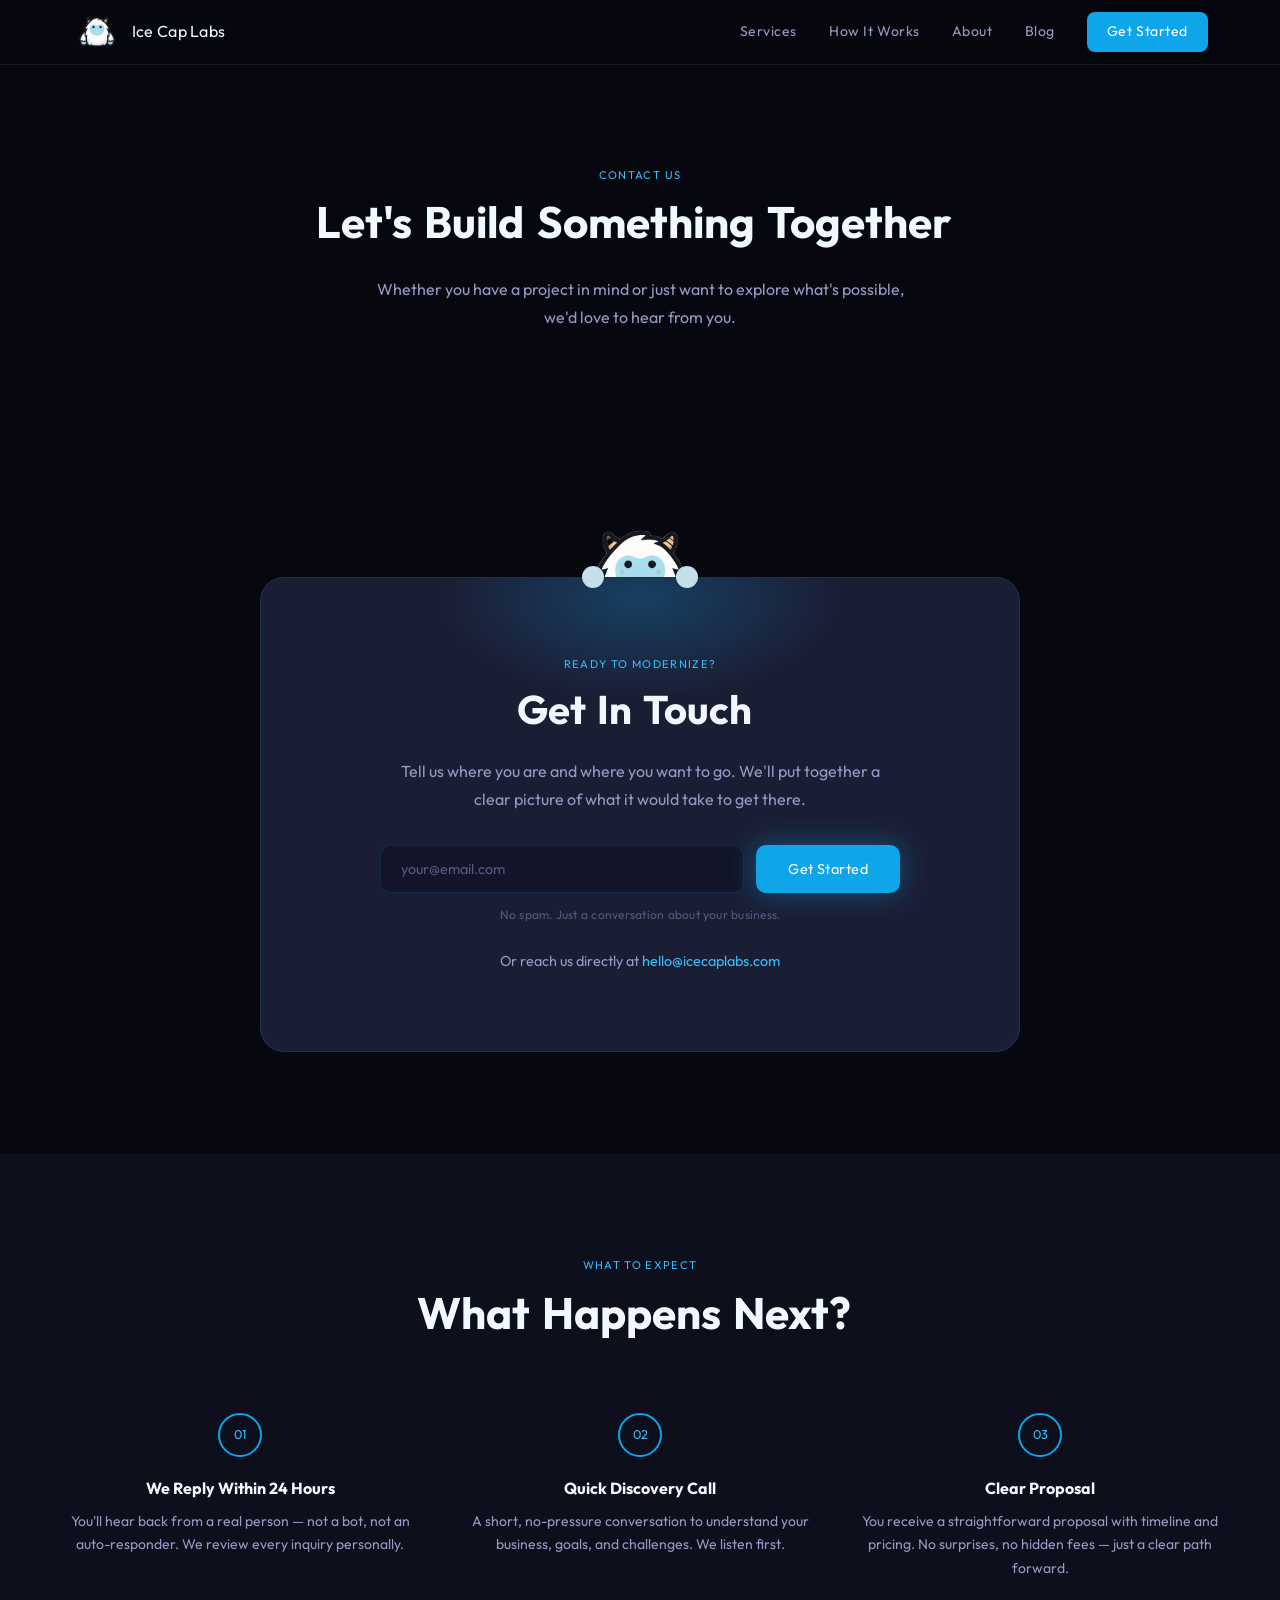
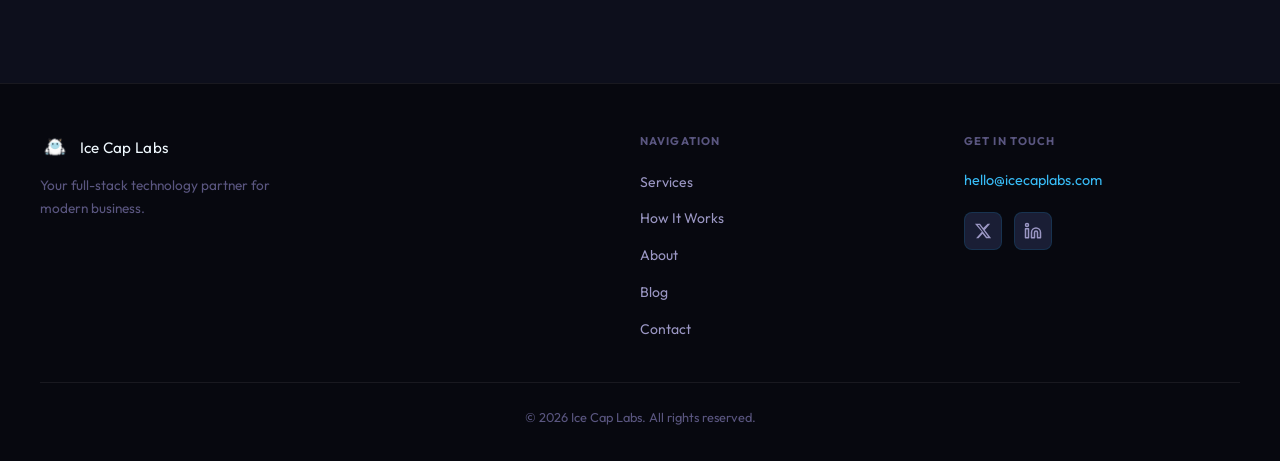
<file: ghost-stack/contact.html>
<!DOCTYPE html>
<html lang="en">
<head>
  <meta charset="UTF-8" />
  <meta name="viewport" content="width=device-width, initial-scale=1.0" />
  <title>Contact — Ice Cap Labs</title>
  <meta name="description" content="Get in touch with Ice Cap Labs. Let's build something together." />
  <link rel="preconnect" href="https://fonts.googleapis.com" />
  <link rel="preconnect" href="https://fonts.gstatic.com" crossorigin />
  <link href="https://fonts.googleapis.com/css2?family=Outfit:wght@300;400;500;600;700&display=swap" rel="stylesheet" />
  <link rel="stylesheet" href="style.css" />
</head>
<body>

  <!-- NAVIGATION -->
  <nav id="site-nav">
    <div class="nav-inner">
      <a href="index.html" class="nav-logo" aria-label="Ice Cap Labs home">
        <img src="yeti-transparent.png" alt="Ice Cap Labs" width="50" height="50" />
        <span>Ice Cap Labs</span>
      </a>

      <div class="nav-links" id="nav-links">
        <a href="services.html">Services</a>
        <a href="process.html">How It Works</a>
        <a href="about.html">About</a>
        <a href="blog.html">Blog</a>
        <a href="contact.html" class="nav-cta">Get Started</a>
      </div>

      <button class="nav-burger" id="nav-burger" aria-label="Toggle menu" aria-expanded="false">
        <span></span>
        <span></span>
        <span></span>
      </button>
    </div>

    <div class="nav-mobile-menu" id="nav-mobile-menu" aria-hidden="true">
      <a href="services.html">Services</a>
      <a href="process.html">How It Works</a>
      <a href="about.html">About</a>
      <a href="blog.html">Blog</a>
      <a href="contact.html" class="nav-mobile-cta">Get Started</a>
    </div>
  </nav>

  <main>

    <!-- PAGE HEADER -->
    <section id="page-header" style="background: var(--bg-void); padding-top: calc(64px + clamp(4rem, 8vw, 7rem));">
      <div class="container">
        <div class="section-header reveal">
          <p class="section-eyebrow">Contact Us</p>
          <h1 class="section-title word-reveal" data-delay="0.05">Let's Build Something Together</h1>
          <p class="section-subtitle">
            Whether you have a project in mind or just want to explore what's possible,
            we'd love to hear from you.
          </p>
        </div>
      </div>
    </section>

    <!-- CONTACT CARD -->
    <section id="contact" style="background: var(--bg-void); padding-top: 0;">
      <div class="container">
        <div class="contact-card-wrap">
          <div class="contact-mascot">
            <img src="yeti-transparent.png" alt="Ice Cap Labs Yeti" class="contact-yeti" />
          </div>
          <span class="yeti-hand yeti-hand-left" aria-hidden="true"></span>
          <span class="yeti-hand yeti-hand-right" aria-hidden="true"></span>
          <div class="contact-card reveal">
            <div class="contact-glow" aria-hidden="true"></div>
            <p class="section-eyebrow">Ready to Modernize?</p>
            <h2 class="contact-title word-reveal" data-delay="0.05">Get In Touch</h2>
            <p class="contact-subtitle">
              Tell us where you are and where you want to go. We'll put together a clear picture
              of what it would take to get there.
            </p>
            <form class="contact-form" id="contact-form" novalidate>
              <div class="form-row">
                <input
                  type="email"
                  id="contact-email"
                  name="email"
                  placeholder="your@email.com"
                  autocomplete="email"
                  required
                  aria-label="Your email address"
                />
                <button type="submit" class="btn-primary">Get Started</button>
              </div>
              <p class="form-note">No spam. Just a conversation about your business.</p>
            </form>
            <p style="margin-top: 1.5rem; font-size: 0.9rem; color: var(--text-secondary);">
              Or reach us directly at
              <a href="mailto:hello@icecaplabs.com" style="color: var(--accent-bright); transition: color 0.2s;">hello@icecaplabs.com</a>
            </p>
          </div>
        </div>
      </div>
    </section>

    <!-- WHAT HAPPENS NEXT -->
    <section id="next-steps" style="background: var(--bg-deep);">
      <div class="container">
        <div class="section-header reveal">
          <p class="section-eyebrow">What to Expect</p>
          <h2 class="section-title word-reveal" data-delay="0.05">What Happens Next?</h2>
        </div>

        <div class="process-steps">
          <div class="process-step reveal" data-delay="0.0">
            <div class="step-number-wrap">01</div>
            <h3 class="step-title">We Reply Within 24 Hours</h3>
            <p class="step-desc">You'll hear back from a real person — not a bot, not an auto-responder. We review every inquiry personally.</p>
          </div>
          <div class="process-step reveal" data-delay="0.1">
            <div class="step-number-wrap">02</div>
            <h3 class="step-title">Quick Discovery Call</h3>
            <p class="step-desc">A short, no-pressure conversation to understand your business, goals, and challenges. We listen first.</p>
          </div>
          <div class="process-step reveal" data-delay="0.2">
            <div class="step-number-wrap">03</div>
            <h3 class="step-title">Clear Proposal</h3>
            <p class="step-desc">You receive a straightforward proposal with timeline and pricing. No surprises, no hidden fees — just a clear path forward.</p>
          </div>
        </div>
      </div>
    </section>

    <!-- FOOTER -->
    <footer id="site-footer">
      <div class="container">
        <div class="footer-grid">
          <div class="footer-brand">
            <a href="index.html" class="nav-logo footer-logo" aria-label="Ice Cap Labs home">
              <img src="yeti-transparent.png" alt="Ice Cap Labs" width="30" height="30" />
              <span>Ice Cap Labs</span>
            </a>
            <p class="footer-tagline">Your full-stack technology partner for modern business.</p>
          </div>

          <div class="footer-links">
            <h4>Navigation</h4>
            <ul>
              <li><a href="services.html">Services</a></li>
              <li><a href="process.html">How It Works</a></li>
              <li><a href="about.html">About</a></li>
              <li><a href="blog.html">Blog</a></li>
              <li><a href="contact.html">Contact</a></li>
            </ul>
          </div>

          <div class="footer-contact">
            <h4>Get In Touch</h4>
            <a href="mailto:hello@icecaplabs.com" class="footer-email">hello@icecaplabs.com</a>
            <div class="footer-socials">
              <!-- X / Twitter -->
              <a href="#" aria-label="Ice Cap Labs on X" class="social-icon">
                <svg width="18" height="18" viewBox="0 0 24 24" fill="currentColor">
                  <path d="M18.244 2.25h3.308l-7.227 8.26 8.502 11.24H16.17l-4.714-6.231-5.401 6.231H2.748l7.73-8.835L1.254 2.25H8.08l4.259 5.63zm-1.161 17.52h1.833L7.084 4.126H5.117z"/>
                </svg>
              </a>
              <!-- LinkedIn -->
              <a href="#" aria-label="Ice Cap Labs on LinkedIn" class="social-icon">
                <svg width="18" height="18" viewBox="0 0 24 24" fill="none" stroke="currentColor" stroke-width="2" stroke-linecap="round" stroke-linejoin="round">
                  <path d="M16 8a6 6 0 0 1 6 6v7h-4v-7a2 2 0 0 0-2-2 2 2 0 0 0-2 2v7h-4v-7a6 6 0 0 1 6-6z"/>
                  <rect x="2" y="9" width="4" height="12"/>
                  <circle cx="4" cy="4" r="2"/>
                </svg>
              </a>
            </div>
          </div>
        </div>

        <div class="footer-bar">
          <p>&copy; <span id="footer-year"></span> Ice Cap Labs. All rights reserved.</p>
        </div>
      </div>
    </footer>
  </main>

  <script src="script.js"></script>
</body>
</html>
</file>
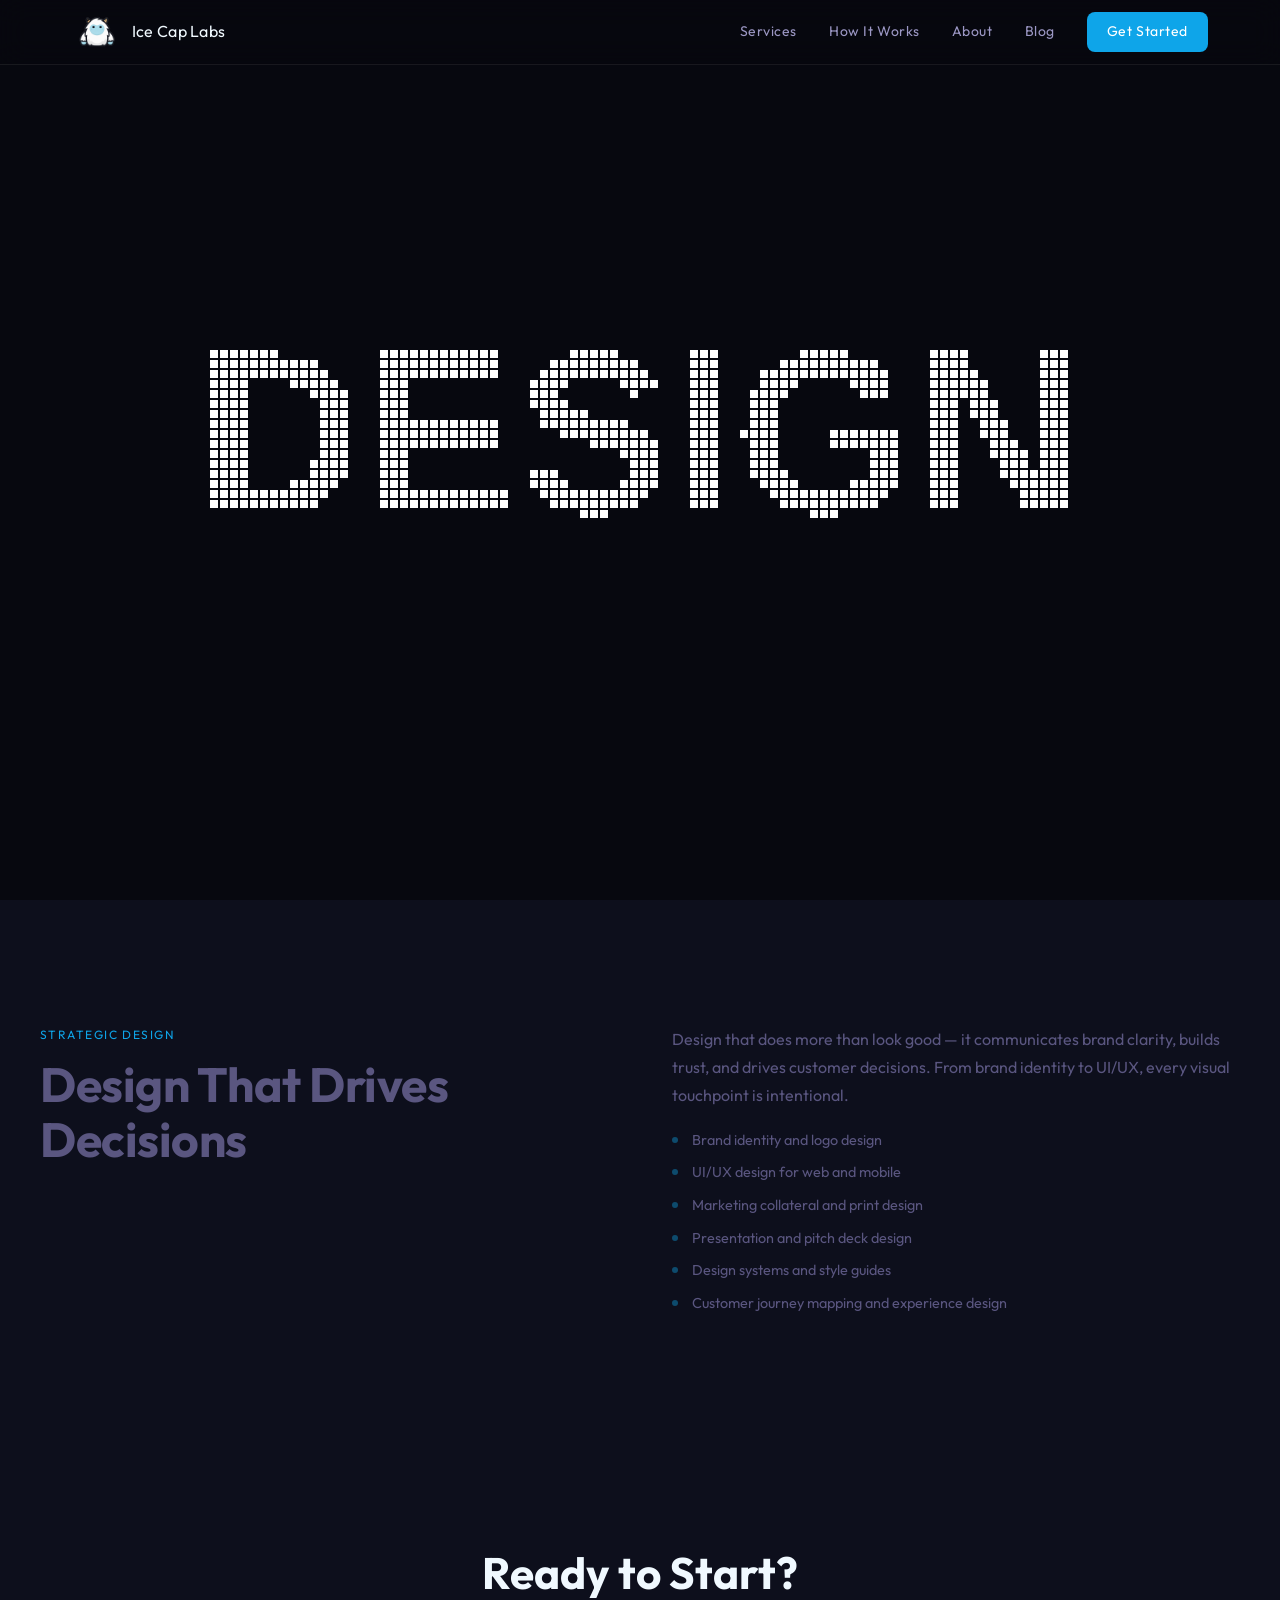
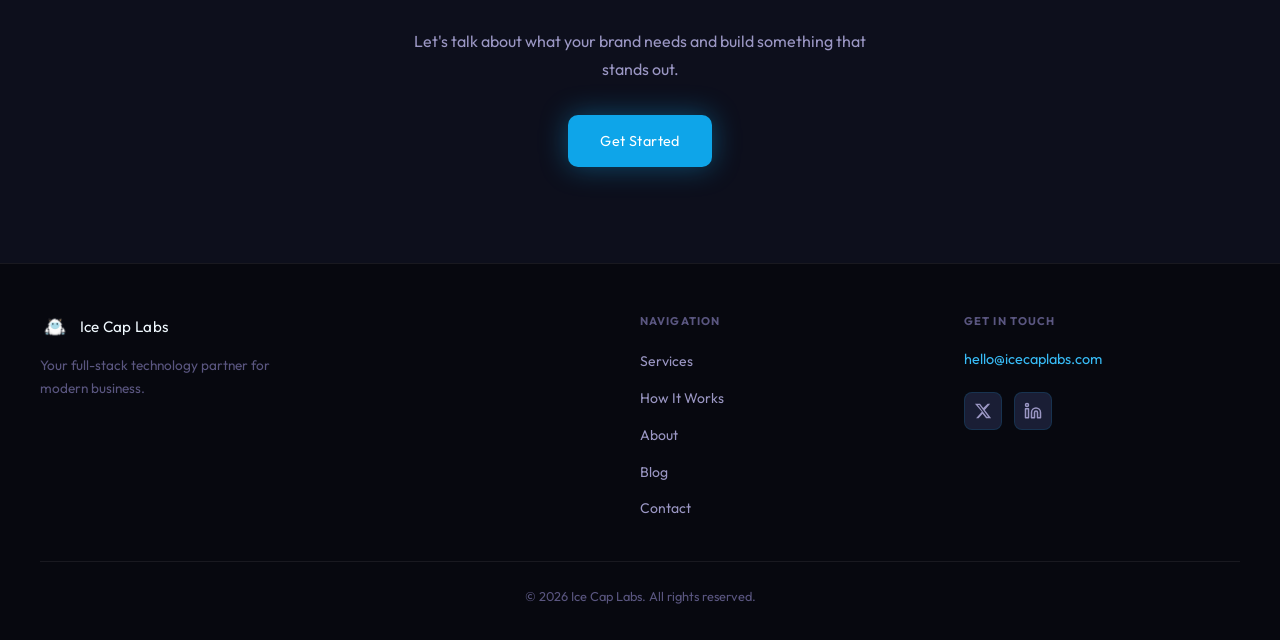
<file: ghost-stack/design.html>
<!DOCTYPE html>
<html lang="en">
<head>
  <meta charset="UTF-8" />
  <meta name="viewport" content="width=device-width, initial-scale=1.0" />
  <title>Design — Ice Cap Labs</title>
  <meta name="description" content="Strategic design services from Ice Cap Labs — brand identity, UI/UX, marketing collateral, and experience design." />
  <link rel="preconnect" href="https://fonts.googleapis.com" />
  <link rel="preconnect" href="https://fonts.gstatic.com" crossorigin />
  <link href="https://fonts.googleapis.com/css2?family=Outfit:wght@300;400;500;600;700&display=swap" rel="stylesheet" />
  <link rel="stylesheet" href="style.css" />
</head>
<body>

  <!-- NAVIGATION -->
  <nav id="site-nav">
    <div class="nav-inner">
      <a href="index.html" class="nav-logo" aria-label="Ice Cap Labs home">
        <img src="yeti-transparent.png" alt="Ice Cap Labs" width="50" height="50" />
        <span>Ice Cap Labs</span>
      </a>
      <div class="nav-links" id="nav-links">
        <a href="services.html">Services</a>
        <a href="process.html">How It Works</a>
        <a href="about.html">About</a>
        <a href="blog.html">Blog</a>
        <a href="contact.html" class="nav-cta">Get Started</a>
      </div>
      <button class="nav-burger" id="nav-burger" aria-label="Toggle menu" aria-expanded="false">
        <span></span><span></span><span></span>
      </button>
    </div>
    <div class="nav-mobile-menu" id="nav-mobile-menu" aria-hidden="true">
      <a href="services.html">Services</a>
      <a href="process.html">How It Works</a>
      <a href="about.html">About</a>
      <a href="blog.html">Blog</a>
      <a href="contact.html" class="nav-mobile-cta">Get Started</a>
    </div>
  </nav>

  <!-- DESIGN HERO -->
  <section class="pixel-hero">
    <h1 class="pixel-hero-title" aria-label="Design">DESIGN</h1>
    <div class="pixel-title-grid" id="pixel-title-grid"></div>
  </section>

  <!-- SERVICE DETAILS -->
  <section class="blocks-section" style="background: var(--bg-deep);">
    <div class="blocks-container">
      <div class="service-block reveal">
        <div class="block-inner">
          <div>
            <p class="block-number">Strategic Design</p>
            <h2 class="block-title">Design That Drives Decisions</h2>
          </div>
          <div>
            <p class="block-desc">
              Design that does more than look good — it communicates brand clarity, builds trust, and drives customer decisions. From brand identity to UI/UX, every visual touchpoint is intentional.
            </p>
            <ul class="block-list">
              <li>Brand identity and logo design</li>
              <li>UI/UX design for web and mobile</li>
              <li>Marketing collateral and print design</li>
              <li>Presentation and pitch deck design</li>
              <li>Design systems and style guides</li>
              <li>Customer journey mapping and experience design</li>
            </ul>
          </div>
        </div>
      </div>
    </div>
  </section>

  <!-- CTA -->
  <section class="page-cta reveal">
    <h2>Ready to Start?</h2>
    <p>Let's talk about what your brand needs and build something that stands out.</p>
    <a href="contact.html" class="btn-primary">Get Started</a>
  </section>

  <!-- FOOTER -->
  <footer id="site-footer">
    <div class="container">
      <div class="footer-grid">
        <div class="footer-brand">
          <a href="index.html" class="nav-logo footer-logo" aria-label="Ice Cap Labs home">
            <img src="yeti-transparent.png" alt="Ice Cap Labs" width="30" height="30" />
            <span>Ice Cap Labs</span>
          </a>
          <p class="footer-tagline">Your full-stack technology partner for modern business.</p>
        </div>

        <div class="footer-links">
          <h4>Navigation</h4>
          <ul>
            <li><a href="services.html">Services</a></li>
            <li><a href="process.html">How It Works</a></li>
            <li><a href="about.html">About</a></li>
            <li><a href="blog.html">Blog</a></li>
            <li><a href="contact.html">Contact</a></li>
          </ul>
        </div>

        <div class="footer-contact">
          <h4>Get In Touch</h4>
          <a href="mailto:hello@icecaplabs.com" class="footer-email">hello@icecaplabs.com</a>
          <div class="footer-socials">
            <a href="#" aria-label="Ice Cap Labs on X" class="social-icon">
              <svg width="18" height="18" viewBox="0 0 24 24" fill="currentColor">
                <path d="M18.244 2.25h3.308l-7.227 8.26 8.502 11.24H16.17l-4.714-6.231-5.401 6.231H2.748l7.73-8.835L1.254 2.25H8.08l4.259 5.63zm-1.161 17.52h1.833L7.084 4.126H5.117z"/>
              </svg>
            </a>
            <a href="#" aria-label="Ice Cap Labs on LinkedIn" class="social-icon">
              <svg width="18" height="18" viewBox="0 0 24 24" fill="none" stroke="currentColor" stroke-width="2" stroke-linecap="round" stroke-linejoin="round">
                <path d="M16 8a6 6 0 0 1 6 6v7h-4v-7a2 2 0 0 0-2-2 2 2 0 0 0-2 2v7h-4v-7a6 6 0 0 1 6-6z"/>
                <rect x="2" y="9" width="4" height="12"/>
                <circle cx="4" cy="4" r="2"/>
              </svg>
            </a>
          </div>
        </div>
      </div>

      <div class="footer-bar">
        <p>&copy; <span id="footer-year"></span> Ice Cap Labs. All rights reserved.</p>
      </div>
    </div>
  </footer>

  <script src="script.js"></script>
</body>
</html>
</file>
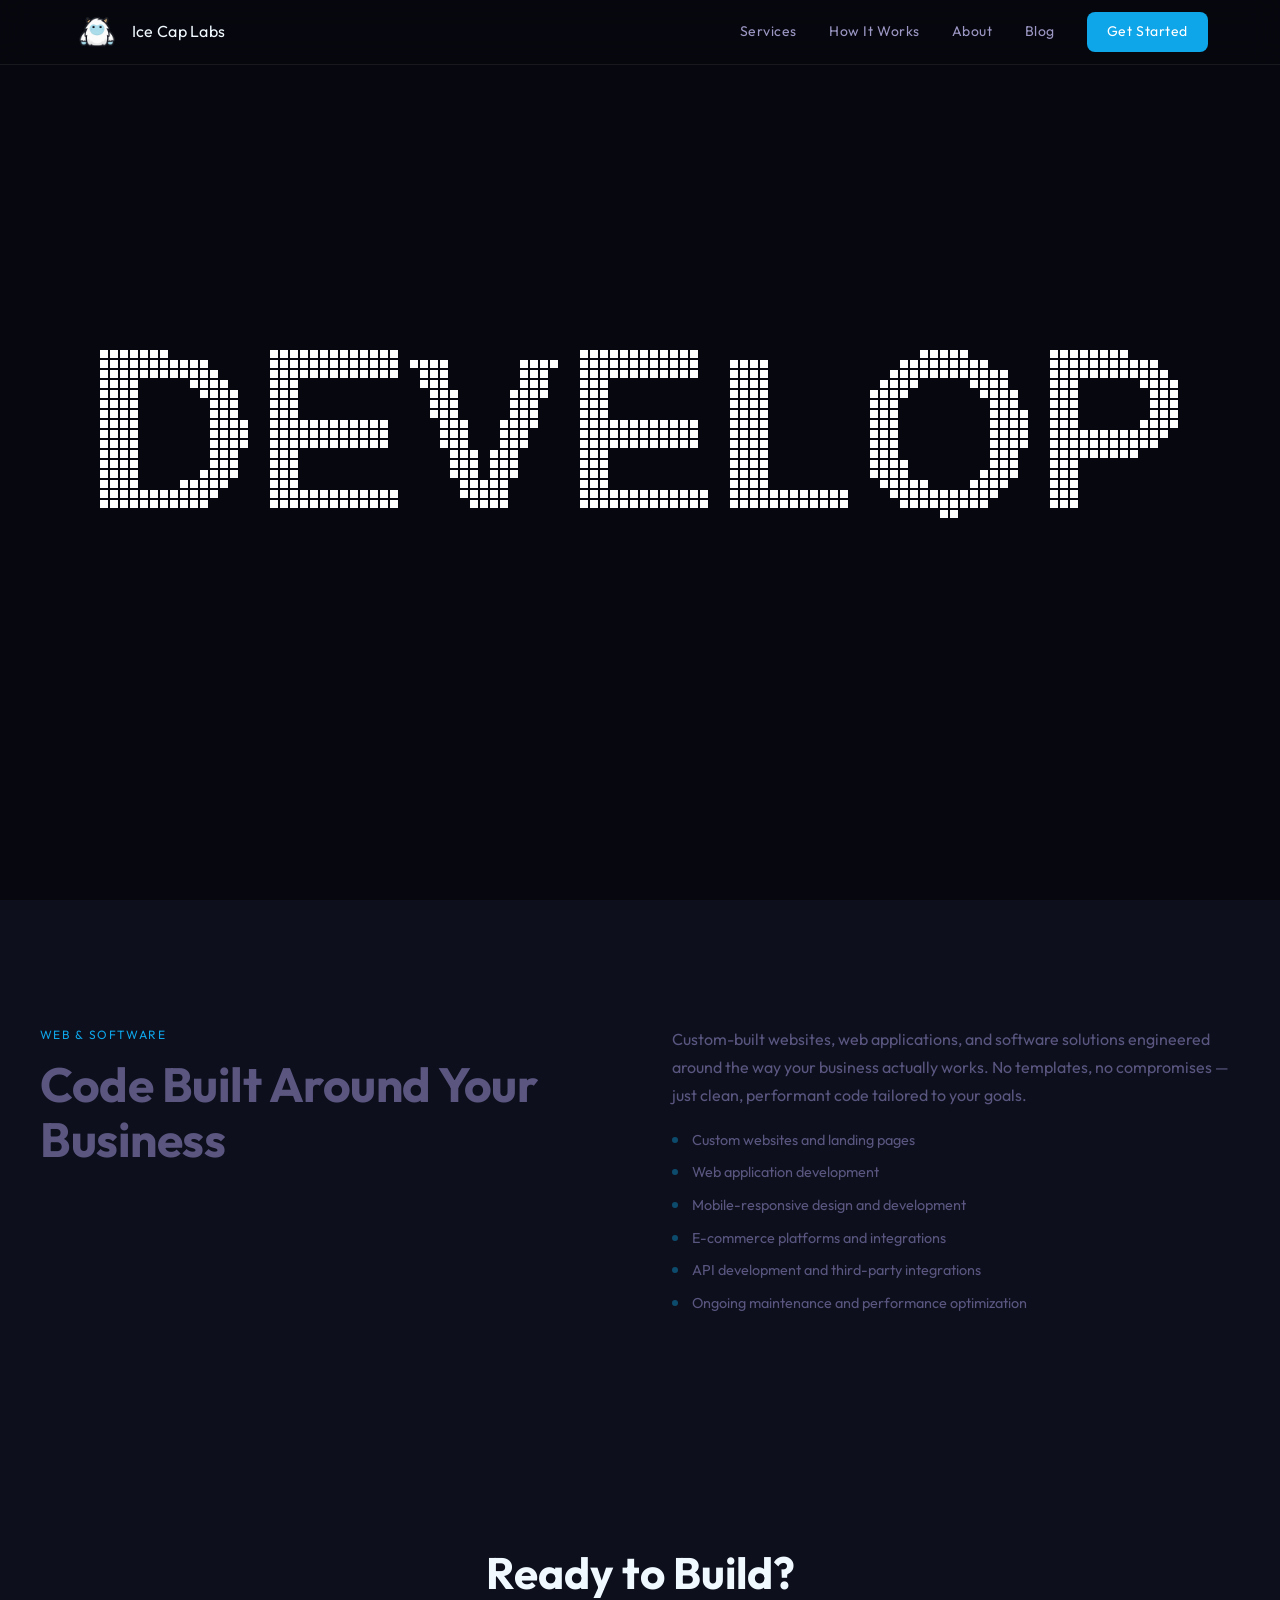
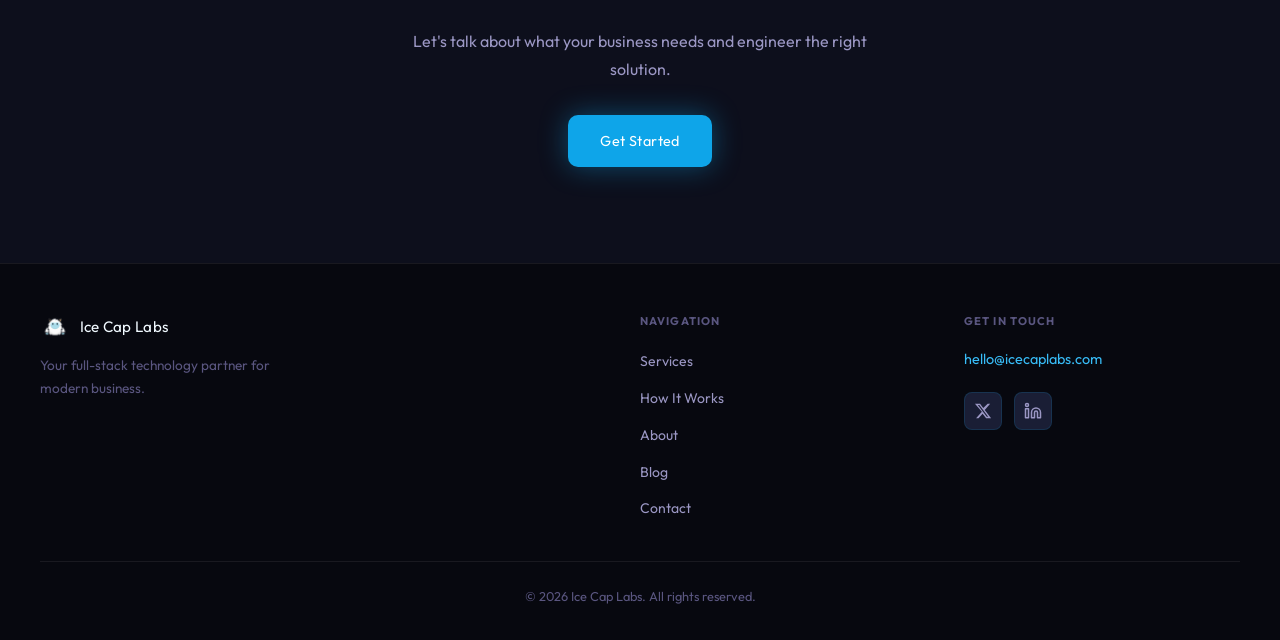
<file: ghost-stack/develop.html>
<!DOCTYPE html>
<html lang="en">
<head>
  <meta charset="UTF-8" />
  <meta name="viewport" content="width=device-width, initial-scale=1.0" />
  <title>Development — Ice Cap Labs</title>
  <meta name="description" content="Custom web and software development from Ice Cap Labs — websites, web apps, e-commerce, APIs, and ongoing maintenance." />
  <link rel="preconnect" href="https://fonts.googleapis.com" />
  <link rel="preconnect" href="https://fonts.gstatic.com" crossorigin />
  <link href="https://fonts.googleapis.com/css2?family=Outfit:wght@300;400;500;600;700&display=swap" rel="stylesheet" />
  <link rel="stylesheet" href="style.css" />
</head>
<body>

  <!-- NAVIGATION -->
  <nav id="site-nav">
    <div class="nav-inner">
      <a href="index.html" class="nav-logo" aria-label="Ice Cap Labs home">
        <img src="yeti-transparent.png" alt="Ice Cap Labs" width="50" height="50" />
        <span>Ice Cap Labs</span>
      </a>
      <div class="nav-links" id="nav-links">
        <a href="services.html">Services</a>
        <a href="process.html">How It Works</a>
        <a href="about.html">About</a>
        <a href="blog.html">Blog</a>
        <a href="contact.html" class="nav-cta">Get Started</a>
      </div>
      <button class="nav-burger" id="nav-burger" aria-label="Toggle menu" aria-expanded="false">
        <span></span><span></span><span></span>
      </button>
    </div>
    <div class="nav-mobile-menu" id="nav-mobile-menu" aria-hidden="true">
      <a href="services.html">Services</a>
      <a href="process.html">How It Works</a>
      <a href="about.html">About</a>
      <a href="blog.html">Blog</a>
      <a href="contact.html" class="nav-mobile-cta">Get Started</a>
    </div>
  </nav>

  <!-- PIXEL HERO -->
  <section class="pixel-hero">
    <h1 class="pixel-hero-title" aria-label="Develop">DEVELOP</h1>
    <div class="pixel-title-grid" id="pixel-title-grid"></div>
  </section>

  <!-- SERVICE DETAILS -->
  <section class="blocks-section" style="background: var(--bg-deep);">
    <div class="blocks-container">
      <div class="service-block reveal">
        <div class="block-inner">
          <div>
            <p class="block-number">Web &amp; Software</p>
            <h2 class="block-title">Code Built Around Your Business</h2>
          </div>
          <div>
            <p class="block-desc">
              Custom-built websites, web applications, and software solutions engineered around the way your business actually works. No templates, no compromises — just clean, performant code tailored to your goals.
            </p>
            <ul class="block-list">
              <li>Custom websites and landing pages</li>
              <li>Web application development</li>
              <li>Mobile-responsive design and development</li>
              <li>E-commerce platforms and integrations</li>
              <li>API development and third-party integrations</li>
              <li>Ongoing maintenance and performance optimization</li>
            </ul>
          </div>
        </div>
      </div>
    </div>
  </section>

  <!-- CTA -->
  <section class="page-cta reveal">
    <h2>Ready to Build?</h2>
    <p>Let's talk about what your business needs and engineer the right solution.</p>
    <a href="contact.html" class="btn-primary">Get Started</a>
  </section>

  <!-- FOOTER -->
  <footer id="site-footer">
    <div class="container">
      <div class="footer-grid">
        <div class="footer-brand">
          <a href="index.html" class="nav-logo footer-logo" aria-label="Ice Cap Labs home">
            <img src="yeti-transparent.png" alt="Ice Cap Labs" width="30" height="30" />
            <span>Ice Cap Labs</span>
          </a>
          <p class="footer-tagline">Your full-stack technology partner for modern business.</p>
        </div>
        <div class="footer-links">
          <h4>Navigation</h4>
          <ul>
            <li><a href="services.html">Services</a></li>
            <li><a href="process.html">How It Works</a></li>
            <li><a href="about.html">About</a></li>
            <li><a href="blog.html">Blog</a></li>
            <li><a href="contact.html">Contact</a></li>
          </ul>
        </div>
        <div class="footer-contact">
          <h4>Get In Touch</h4>
          <a href="mailto:hello@icecaplabs.com" class="footer-email">hello@icecaplabs.com</a>
          <div class="footer-socials">
            <a href="#" aria-label="Ice Cap Labs on X" class="social-icon">
              <svg width="18" height="18" viewBox="0 0 24 24" fill="currentColor">
                <path d="M18.244 2.25h3.308l-7.227 8.26 8.502 11.24H16.17l-4.714-6.231-5.401 6.231H2.748l7.73-8.835L1.254 2.25H8.08l4.259 5.63zm-1.161 17.52h1.833L7.084 4.126H5.117z"/>
              </svg>
            </a>
            <a href="#" aria-label="Ice Cap Labs on LinkedIn" class="social-icon">
              <svg width="18" height="18" viewBox="0 0 24 24" fill="none" stroke="currentColor" stroke-width="2" stroke-linecap="round" stroke-linejoin="round">
                <path d="M16 8a6 6 0 0 1 6 6v7h-4v-7a2 2 0 0 0-2-2 2 2 0 0 0-2 2v7h-4v-7a6 6 0 0 1 6-6z"/>
                <rect x="2" y="9" width="4" height="12"/>
                <circle cx="4" cy="4" r="2"/>
              </svg>
            </a>
          </div>
        </div>
      </div>
      <div class="footer-bar">
        <p>&copy; <span id="footer-year"></span> Ice Cap Labs. All rights reserved.</p>
      </div>
    </div>
  </footer>

  <script src="script.js"></script>
</body>
</html>
</file>
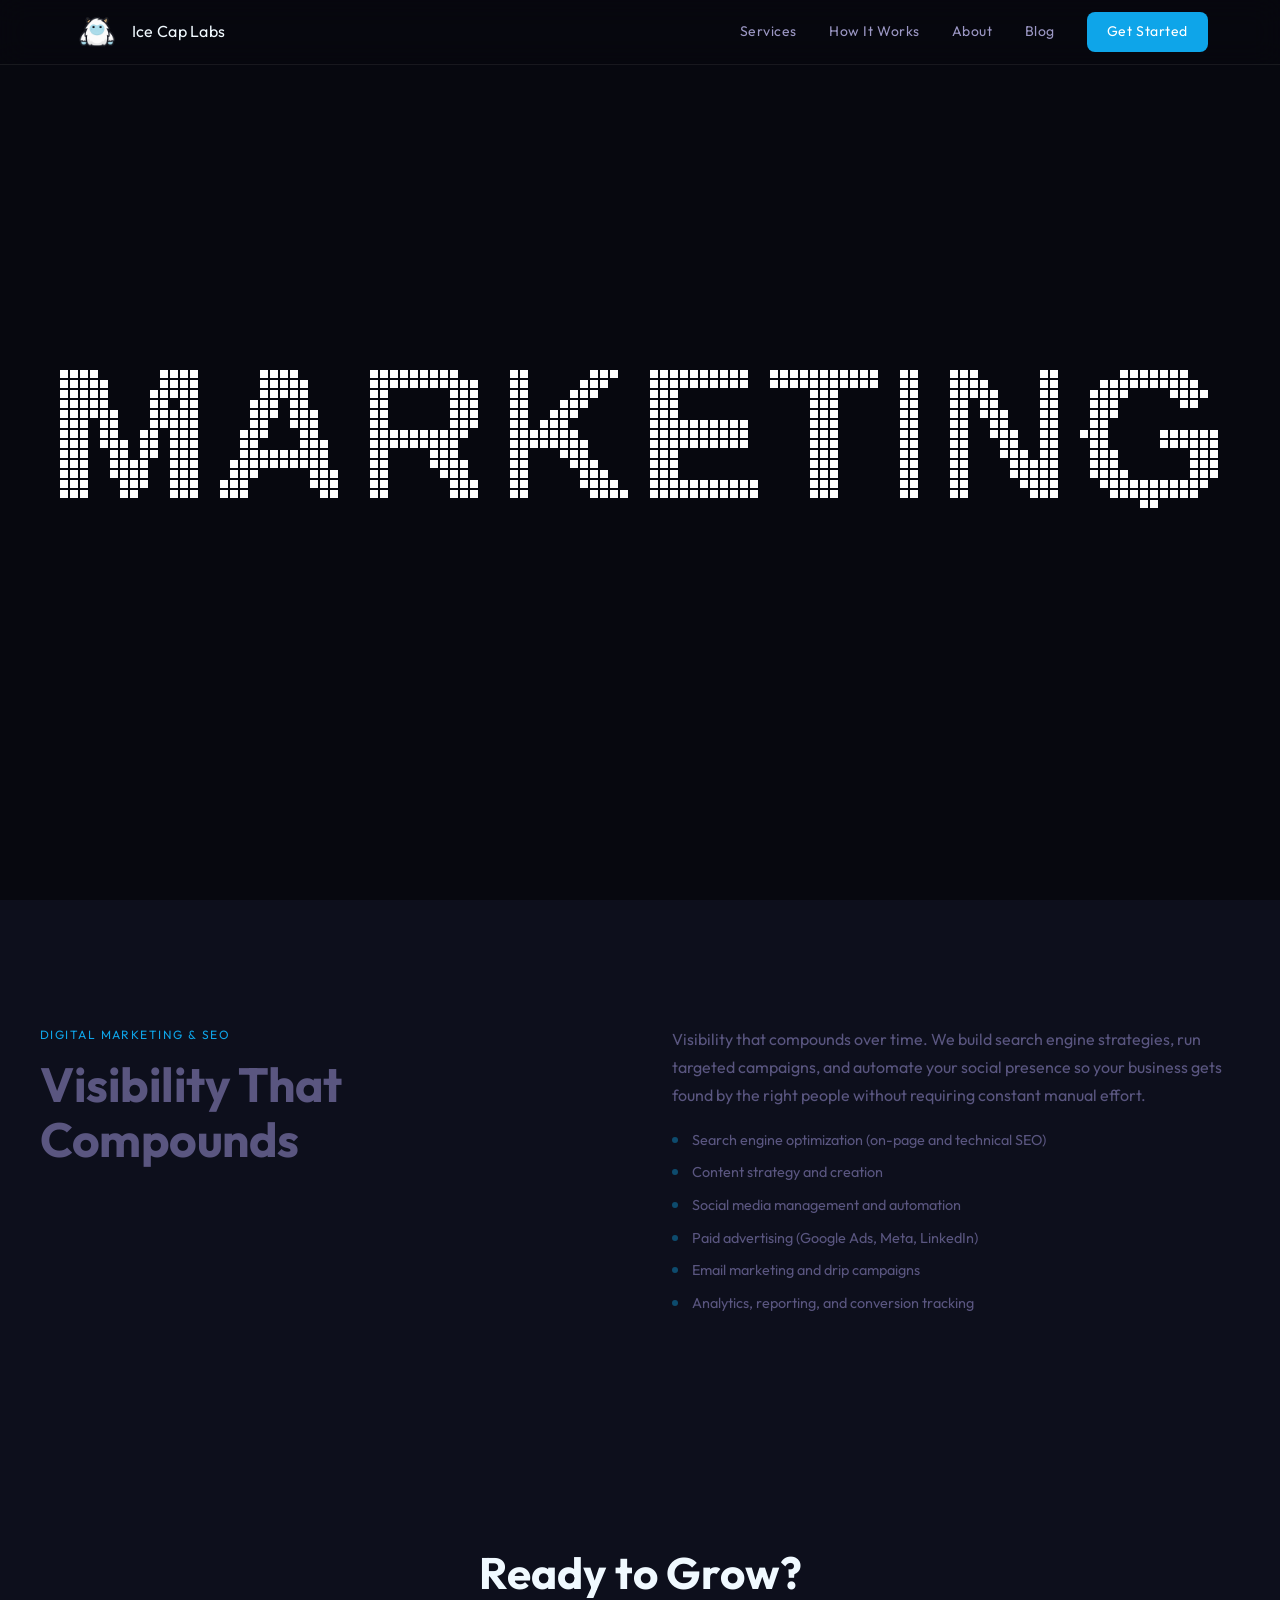
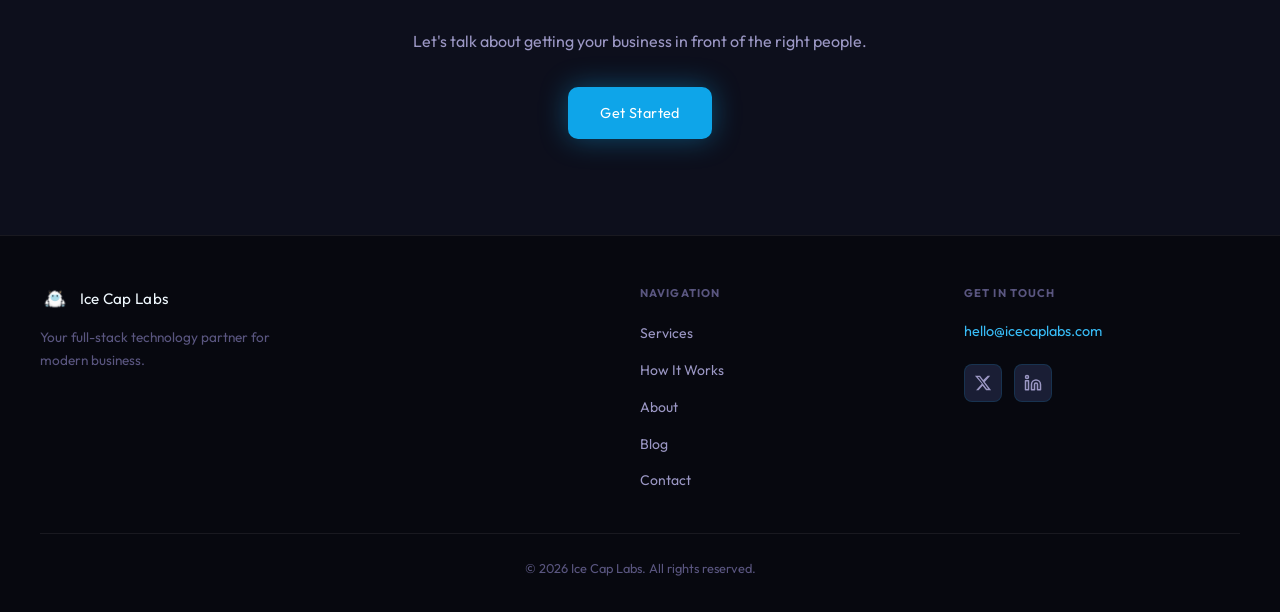
<file: ghost-stack/marketing.html>
<!DOCTYPE html>
<html lang="en">
<head>
  <meta charset="UTF-8" />
  <meta name="viewport" content="width=device-width, initial-scale=1.0" />
  <title>Marketing — Ice Cap Labs</title>
  <meta name="description" content="Digital marketing and SEO services from Ice Cap Labs — search optimization, paid ads, social media, email campaigns, and analytics." />
  <link rel="preconnect" href="https://fonts.googleapis.com" />
  <link rel="preconnect" href="https://fonts.gstatic.com" crossorigin />
  <link href="https://fonts.googleapis.com/css2?family=Outfit:wght@300;400;500;600;700&display=swap" rel="stylesheet" />
  <link rel="stylesheet" href="style.css" />
</head>
<body>

  <!-- NAVIGATION -->
  <nav id="site-nav">
    <div class="nav-inner">
      <a href="index.html" class="nav-logo" aria-label="Ice Cap Labs home">
        <img src="yeti-transparent.png" alt="Ice Cap Labs" width="50" height="50" />
        <span>Ice Cap Labs</span>
      </a>
      <div class="nav-links" id="nav-links">
        <a href="services.html">Services</a>
        <a href="process.html">How It Works</a>
        <a href="about.html">About</a>
        <a href="blog.html">Blog</a>
        <a href="contact.html" class="nav-cta">Get Started</a>
      </div>
      <button class="nav-burger" id="nav-burger" aria-label="Toggle menu" aria-expanded="false">
        <span></span><span></span><span></span>
      </button>
    </div>
    <div class="nav-mobile-menu" id="nav-mobile-menu" aria-hidden="true">
      <a href="services.html">Services</a>
      <a href="process.html">How It Works</a>
      <a href="about.html">About</a>
      <a href="blog.html">Blog</a>
      <a href="contact.html" class="nav-mobile-cta">Get Started</a>
    </div>
  </nav>

  <!-- PIXEL HERO -->
  <section class="pixel-hero">
    <h1 class="pixel-hero-title" aria-label="Marketing">MARKETING</h1>
    <div class="pixel-title-grid" id="pixel-title-grid"></div>
  </section>

  <!-- SERVICE DETAILS -->
  <section class="blocks-section" style="background: var(--bg-deep);">
    <div class="blocks-container">
      <div class="service-block reveal">
        <div class="block-inner">
          <div>
            <p class="block-number">Digital Marketing &amp; SEO</p>
            <h2 class="block-title">Visibility That Compounds</h2>
          </div>
          <div>
            <p class="block-desc">
              Visibility that compounds over time. We build search engine strategies, run targeted campaigns, and automate your social presence so your business gets found by the right people without requiring constant manual effort.
            </p>
            <ul class="block-list">
              <li>Search engine optimization (on-page and technical SEO)</li>
              <li>Content strategy and creation</li>
              <li>Social media management and automation</li>
              <li>Paid advertising (Google Ads, Meta, LinkedIn)</li>
              <li>Email marketing and drip campaigns</li>
              <li>Analytics, reporting, and conversion tracking</li>
            </ul>
          </div>
        </div>
      </div>
    </div>
  </section>

  <!-- CTA -->
  <section class="page-cta reveal">
    <h2>Ready to Grow?</h2>
    <p>Let's talk about getting your business in front of the right people.</p>
    <a href="contact.html" class="btn-primary">Get Started</a>
  </section>

  <!-- FOOTER -->
  <footer id="site-footer">
    <div class="container">
      <div class="footer-grid">
        <div class="footer-brand">
          <a href="index.html" class="nav-logo footer-logo" aria-label="Ice Cap Labs home">
            <img src="yeti-transparent.png" alt="Ice Cap Labs" width="30" height="30" />
            <span>Ice Cap Labs</span>
          </a>
          <p class="footer-tagline">Your full-stack technology partner for modern business.</p>
        </div>
        <div class="footer-links">
          <h4>Navigation</h4>
          <ul>
            <li><a href="services.html">Services</a></li>
            <li><a href="process.html">How It Works</a></li>
            <li><a href="about.html">About</a></li>
            <li><a href="blog.html">Blog</a></li>
            <li><a href="contact.html">Contact</a></li>
          </ul>
        </div>
        <div class="footer-contact">
          <h4>Get In Touch</h4>
          <a href="mailto:hello@icecaplabs.com" class="footer-email">hello@icecaplabs.com</a>
          <div class="footer-socials">
            <a href="#" aria-label="Ice Cap Labs on X" class="social-icon">
              <svg width="18" height="18" viewBox="0 0 24 24" fill="currentColor">
                <path d="M18.244 2.25h3.308l-7.227 8.26 8.502 11.24H16.17l-4.714-6.231-5.401 6.231H2.748l7.73-8.835L1.254 2.25H8.08l4.259 5.63zm-1.161 17.52h1.833L7.084 4.126H5.117z"/>
              </svg>
            </a>
            <a href="#" aria-label="Ice Cap Labs on LinkedIn" class="social-icon">
              <svg width="18" height="18" viewBox="0 0 24 24" fill="none" stroke="currentColor" stroke-width="2" stroke-linecap="round" stroke-linejoin="round">
                <path d="M16 8a6 6 0 0 1 6 6v7h-4v-7a2 2 0 0 0-2-2 2 2 0 0 0-2 2v7h-4v-7a6 6 0 0 1 6-6z"/>
                <rect x="2" y="9" width="4" height="12"/>
                <circle cx="4" cy="4" r="2"/>
              </svg>
            </a>
          </div>
        </div>
      </div>
      <div class="footer-bar">
        <p>&copy; <span id="footer-year"></span> Ice Cap Labs. All rights reserved.</p>
      </div>
    </div>
  </footer>

  <script src="script.js"></script>
</body>
</html>
</file>
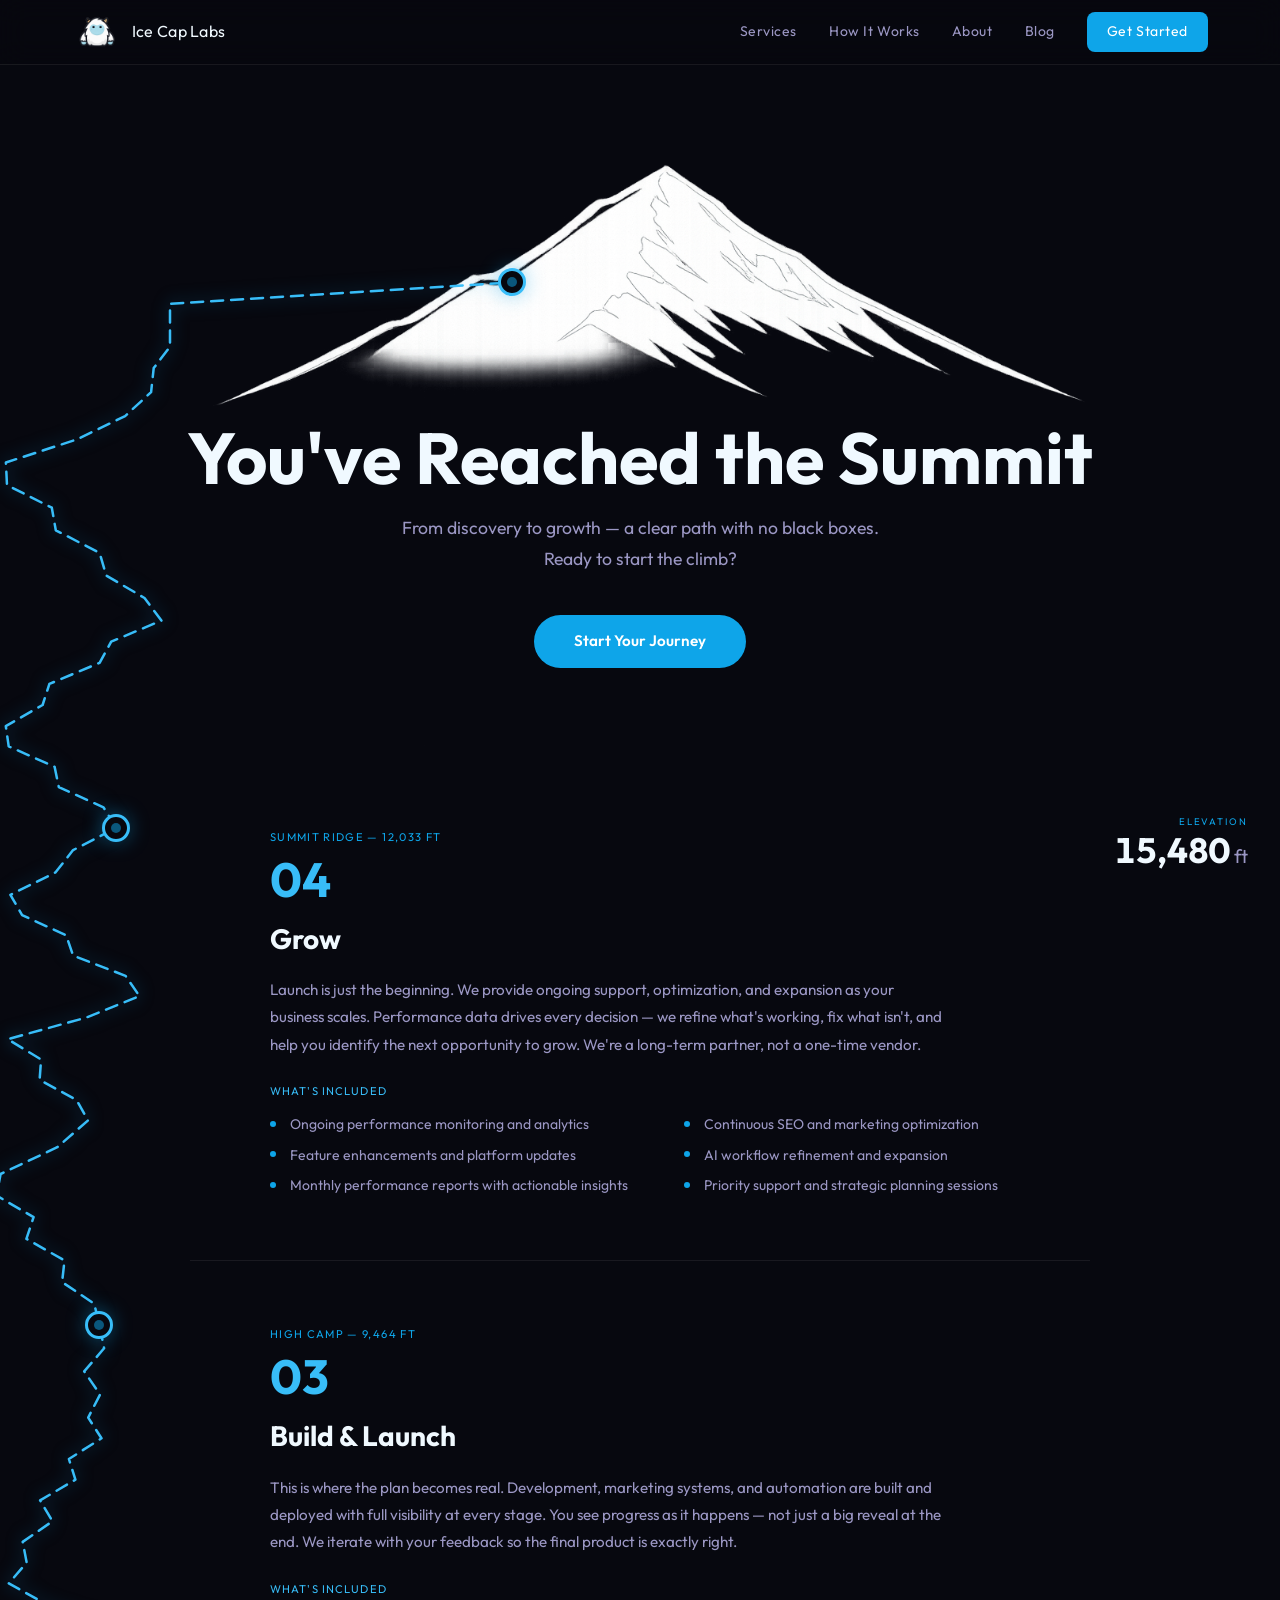
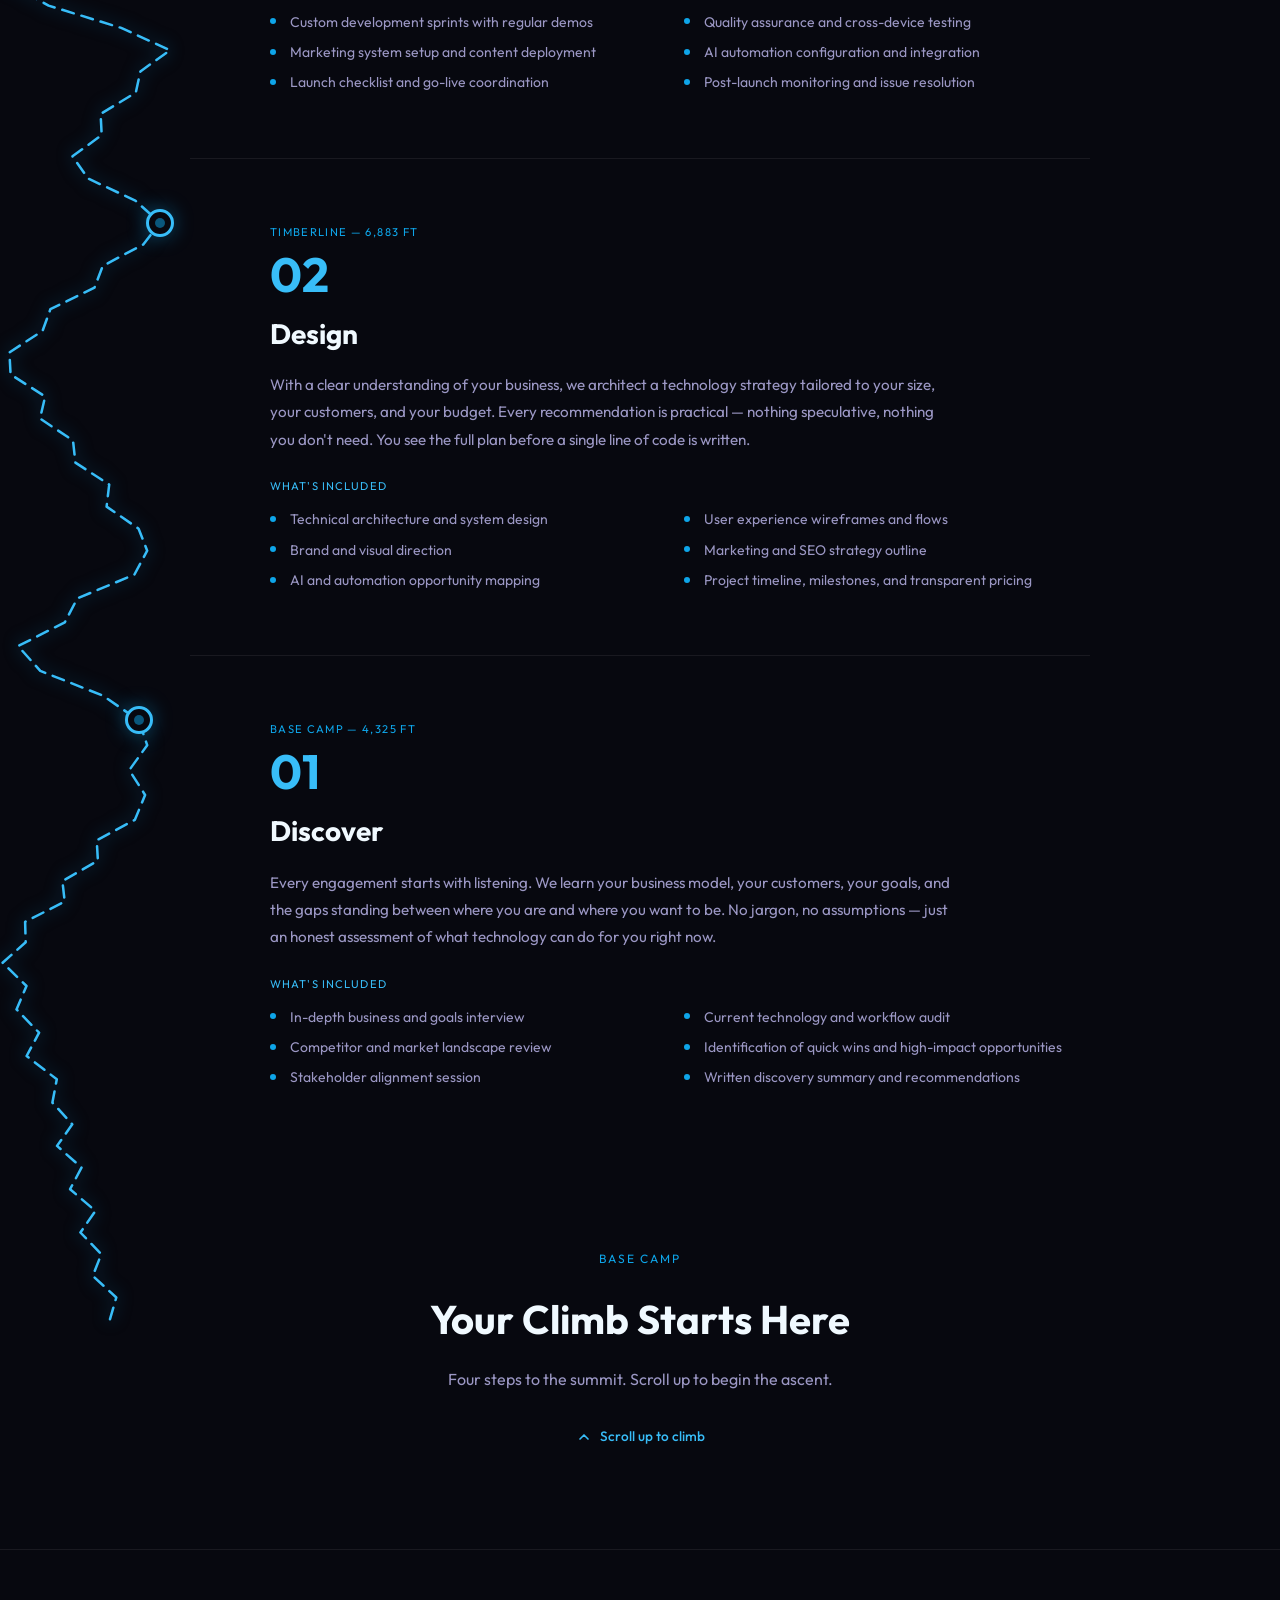
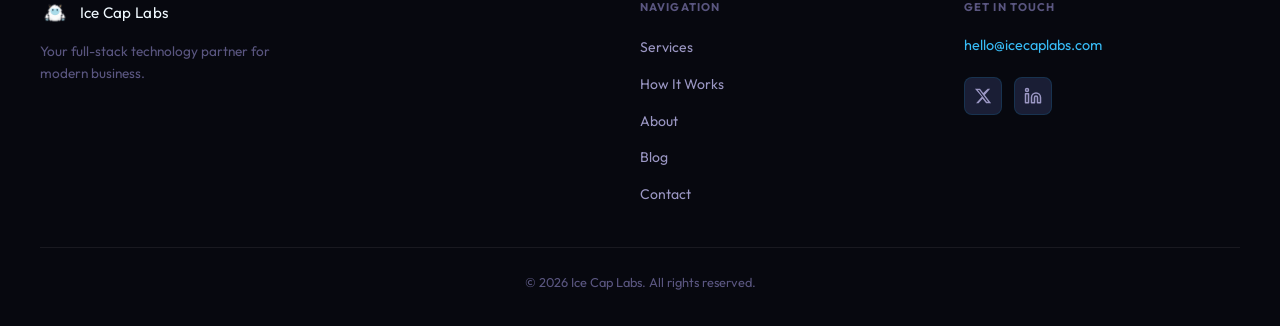
<file: ghost-stack/process.html>
<!DOCTYPE html>
<html lang="en">
<head>
  <meta charset="UTF-8" />
  <meta name="viewport" content="width=device-width, initial-scale=1.0" />
  <title>How It Works — Ice Cap Labs</title>
  <meta name="description" content="Our clear, four-step process from discovery to growth. Climb the mountain with us." />
  <link rel="preconnect" href="https://fonts.googleapis.com" />
  <link rel="preconnect" href="https://fonts.gstatic.com" crossorigin />
  <link href="https://fonts.googleapis.com/css2?family=Outfit:wght@300;400;500;600;700&display=swap" rel="stylesheet" />
  <link rel="stylesheet" href="style.css" />
  <style>
    .climb-page { background: var(--bg-void); min-height: 100vh; overflow-x: hidden; padding-top: 18vh; }

    /* ── Elevation HUD ──────────────────────────────────────── */
    .elevation-hud {
      position: fixed;
      bottom: 2rem;
      right: 2rem;
      z-index: 50;
      text-align: right;
      pointer-events: none;
      opacity: 0;
      transition: opacity 0.4s ease;
    }
    .elevation-hud.visible { opacity: 1; }
    .elevation-label {
      font-size: 0.6rem;
      letter-spacing: 0.2em;
      text-transform: uppercase;
      color: var(--accent);
      margin-bottom: 0.2rem;
    }
    .elevation-value {
      font-size: clamp(1.5rem, 3vw, 2.2rem);
      font-weight: 700;
      color: var(--text-primary);
      font-variant-numeric: tabular-nums;
      line-height: 1;
    }
    .elevation-value span {
      font-size: 0.55em;
      font-weight: 400;
      color: var(--text-secondary);
      margin-left: 0.2em;
    }
    @media (max-width: 640px) {
      .elevation-hud {
        bottom: 1rem;
        right: 1rem;
      }
    }

    /* ── Summit (top of page) ─────────────────────────────── */
    .summit {
      text-align: center;
      padding: clamp(10rem, 20vw, 16rem) clamp(1rem, 4vw, 2rem) clamp(4rem, 8vw, 6rem);
      position: relative;
      overflow: visible;
    }
    .summit-mountain-img {
      position: absolute;
      top: 30%;
      left: 50%;
      transform: translate(-50%, -50%);
      width: 110%;
      height: auto;
      mix-blend-mode: screen;
      pointer-events: none;
      z-index: 0;
    }
    .summit-title {
      font-size: clamp(2.5rem, 6vw, 4.5rem);
      color: var(--text-primary);
      line-height: 1.1;
      margin-bottom: 1rem;
      position: relative;
      z-index: 1;
      opacity: 0;
      transform: translateY(20px);
      transition: opacity 0.8s 0.2s, transform 0.8s 0.2s cubic-bezier(0.16,1,0.3,1);
    }
    .summit-title.visible {
      opacity: 1;
      transform: translateY(0);
    }
    .summit-subtitle {
      font-size: 1.1rem;
      color: var(--text-secondary);
      max-width: 520px;
      margin: 0 auto 2.5rem;
      line-height: 1.75;
      opacity: 0;
      transition: opacity 0.8s 0.4s;
    }
    .summit-subtitle.visible { opacity: 1; }
    .summit-cta {
      display: inline-block;
      padding: 0.85rem 2.5rem;
      background: var(--accent);
      color: #fff;
      border-radius: 999px;
      text-decoration: none;
      font-weight: 600;
      font-size: 0.95rem;
      transition: background 0.3s, transform 0.2s;
      opacity: 0;
      transform: translateY(10px);
      transition: opacity 0.6s 0.6s, transform 0.6s 0.6s, background 0.3s;
    }
    .summit-cta.visible { opacity: 1; transform: translateY(0); }
    .summit-cta:hover { background: var(--accent-bright); transform: translateY(-2px); }
    .summit-subtitle, .summit-cta { position: relative; z-index: 1; }

    /* ── Trail container ──────────────────────────────────── */
    .trail-section {
      position: relative;
      padding: 0 clamp(1rem, 4vw, 2rem) 0;
      overflow: visible;
    }
    .trail-container {
      max-width: 900px;
      margin: 0 auto;
      position: relative;
    }

    /* Jagged trail SVG — spans full left margin */
    .trail-svg-wrap {
      position: absolute;
      left: -40px;
      top: 0;
      width: 400px; /* expanded dynamically by JS for summit center */
      pointer-events: none;
      z-index: 1;
      overflow: visible;
    }
    .trail-svg-wrap svg {
      position: absolute;
      left: 0;
      top: 0;
      overflow: visible;
    }
    .trail-path-bg {
      stroke: rgba(14,165,233,0.08);
      stroke-width: 2.5;
      fill: none;
      stroke-linecap: round;
      stroke-linejoin: round;
      stroke-dasharray: 12 8;
    }
    .trail-path-fill {
      stroke: var(--accent-bright);
      stroke-width: 2.5;
      fill: none;
      stroke-linecap: round;
      stroke-linejoin: round;
      stroke-dasharray: 12 8;
      filter: drop-shadow(0 0 8px rgba(14,165,233,0.5));
    }
    @media (max-width: 768px) {
      .trail-svg-wrap { display: none; }
    }

    /* ── Trail step ───────────────────────────────────────── */
    .trail-step {
      position: relative;
      padding: clamp(2.5rem, 5vw, 4rem) 0 clamp(2.5rem, 5vw, 4rem) 80px;
      border-bottom: 1px solid var(--border-dim);
    }
    .trail-step:last-child { border-bottom: none; }

    @media (max-width: 640px) {
      .trail-step { padding-left: 56px; }
    }

    /* Altitude marker (the dot on the trail) */
    .trail-marker {
      position: absolute;
      left: -54px;
      top: clamp(2.5rem, 5vw, 4rem);
      width: 28px;
      height: 28px;
      border-radius: 50%;
      background: var(--bg-void);
      border: 3px solid var(--accent);
      display: flex;
      align-items: center;
      justify-content: center;
      z-index: 2;
      transition: background 0.4s, border-color 0.4s, box-shadow 0.4s;
    }
    .trail-marker-inner {
      width: 10px;
      height: 10px;
      border-radius: 50%;
      background: var(--accent);
      opacity: 0.5;
      transition: opacity 0.4s, transform 0.4s;
    }
    .trail-step.reached .trail-marker {
      border-color: var(--accent-bright);
      box-shadow: 0 0 20px rgba(14,165,233,0.4);
    }
    .trail-step.reached .trail-marker-inner {
      opacity: 1;
      transform: scale(1.2);
    }

    @media (max-width: 640px) {
      .trail-marker { left: -44px; width: 24px; height: 24px; }
      .trail-marker-inner { width: 8px; height: 8px; }
    }

    /* Altitude label */
    .trail-altitude {
      font-size: 0.7rem;
      letter-spacing: 0.12em;
      text-transform: uppercase;
      color: var(--accent);
      margin-bottom: 0.5rem;
      opacity: 0.6;
      transition: opacity 0.4s;
    }
    .trail-step.reached .trail-altitude { opacity: 1; }

    .trail-step-number {
      font-size: clamp(2rem, 4vw, 3rem);
      font-weight: 700;
      color: var(--text-muted);
      line-height: 1;
      margin-bottom: 0.75rem;
      transition: color 0.4s;
    }
    .trail-step.reached .trail-step-number { color: var(--accent-bright); }

    .trail-step-title {
      font-size: clamp(1.35rem, 3vw, 1.75rem);
      color: var(--text-muted);
      margin-bottom: 0.85rem;
      transition: color 0.4s;
    }
    .trail-step.reached .trail-step-title { color: var(--text-primary); }

    .trail-step-desc {
      font-size: 0.95rem;
      color: var(--text-muted);
      line-height: 1.8;
      max-width: 680px;
      margin-bottom: 1.5rem;
      transition: color 0.4s;
    }
    .trail-step.reached .trail-step-desc { color: var(--text-secondary); }

    .block-includes-label {
      font-size: 0.7rem;
      letter-spacing: 0.1em;
      text-transform: uppercase;
      color: var(--accent-bright);
      margin-bottom: 0.75rem;
    }
    .block-includes {
      display: grid;
      grid-template-columns: 1fr;
      gap: 0.5rem;
    }
    @media (min-width: 640px) {
      .block-includes { grid-template-columns: 1fr 1fr; }
    }
    .block-includes li {
      font-size: 0.875rem;
      color: var(--text-muted);
      line-height: 1.6;
      padding-left: 1.25rem;
      position: relative;
      transition: color 0.4s;
    }
    .trail-step.reached .block-includes li { color: var(--text-secondary); }
    .block-includes li::before {
      content: '';
      position: absolute;
      left: 0;
      top: 0.55em;
      width: 6px;
      height: 6px;
      border-radius: 50%;
      background: var(--accent);
    }

    /* ── Base camp banner (bottom) ────────────────────────── */
    .base-camp {
      text-align: center;
      padding: clamp(4rem, 8vw, 6rem) clamp(1rem, 4vw, 2rem);
      position: relative;
    }
    .base-camp-label {
      font-size: 0.75rem;
      letter-spacing: 0.15em;
      text-transform: uppercase;
      color: var(--accent);
      margin-bottom: 1rem;
    }
    .base-camp-title {
      font-size: clamp(1.75rem, 4vw, 2.5rem);
      color: var(--text-primary);
      margin-bottom: 0.75rem;
    }
    .base-camp-subtitle {
      font-size: 1rem;
      color: var(--text-secondary);
      max-width: 440px;
      margin: 0 auto 2rem;
      line-height: 1.75;
    }
    .scroll-up-hint {
      display: inline-flex;
      align-items: center;
      gap: 0.5rem;
      color: var(--accent-bright);
      font-size: 0.85rem;
      font-weight: 500;
      animation: bounce-up 1.5s ease-in-out infinite;
    }
    .scroll-up-hint svg {
      transform: rotate(180deg);
    }
    @keyframes bounce-up {
      0%, 100% { transform: translateY(0); }
      50% { transform: translateY(-8px); }
    }
  </style>
</head>
<body>

  <!-- NAVIGATION -->
  <nav id="site-nav">
    <div class="nav-inner">
      <a href="index.html" class="nav-logo" aria-label="Ice Cap Labs home">
        <img src="yeti-transparent.png" alt="Ice Cap Labs" width="50" height="50" />
        <span>Ice Cap Labs</span>
      </a>

      <div class="nav-links" id="nav-links">
        <a href="services.html">Services</a>
        <a href="process.html">How It Works</a>
        <a href="about.html">About</a>
        <a href="blog.html">Blog</a>
        <a href="contact.html" class="nav-cta">Get Started</a>
      </div>

      <button class="nav-burger" id="nav-burger" aria-label="Toggle menu" aria-expanded="false">
        <span></span>
        <span></span>
        <span></span>
      </button>
    </div>

    <div class="nav-mobile-menu" id="nav-mobile-menu" aria-hidden="true">
      <a href="services.html">Services</a>
      <a href="process.html">How It Works</a>
      <a href="about.html">About</a>
      <a href="blog.html">Blog</a>
      <a href="contact.html" class="nav-mobile-cta">Get Started</a>
    </div>
  </nav>

  <!-- Elevation HUD -->
  <div class="elevation-hud" id="elevation-hud">
    <div class="elevation-label">Elevation</div>
    <div class="elevation-value" id="elevation-value">4,200<span>ft</span></div>
  </div>

  <main class="climb-page">

    <!-- TRAIL — full climb from base camp to summit -->
    <section class="trail-section" id="trail-section">
      <div class="trail-svg-wrap" id="trail-svg-wrap"></div>

      <!-- SUMMIT (top of page — user arrives here last) -->
      <div class="summit" id="summit">
        <img src="summit-mountain.png" alt="" class="summit-mountain-img">
        <h1 class="summit-title" id="summit-title">You've Reached the Summit</h1>
        <p class="summit-subtitle" id="summit-subtitle">
          From discovery to growth — a clear path with no black boxes.
          Ready to start the climb?
        </p>
        <a href="contact.html" class="summit-cta" id="summit-cta">Start Your Journey</a>
      </div>
      <div class="trail-container">

        <!-- STEP 04 — Grow (near summit) -->
        <div class="trail-step" data-altitude="Summit Ridge — 12,033 FT">
          <!-- marker generated by trail SVG -->
          <p class="trail-altitude">Summit Ridge — 12,033 FT</p>
          <div class="trail-step-number">04</div>
          <h2 class="trail-step-title">Grow</h2>
          <p class="trail-step-desc">
            Launch is just the beginning. We provide ongoing support, optimization, and
            expansion as your business scales. Performance data drives every decision —
            we refine what's working, fix what isn't, and help you identify the next
            opportunity to grow. We're a long-term partner, not a one-time vendor.
          </p>
          <p class="block-includes-label">What's Included</p>
          <ul class="block-includes">
            <li>Ongoing performance monitoring and analytics</li>
            <li>Continuous SEO and marketing optimization</li>
            <li>Feature enhancements and platform updates</li>
            <li>AI workflow refinement and expansion</li>
            <li>Monthly performance reports with actionable insights</li>
            <li>Priority support and strategic planning sessions</li>
          </ul>
        </div>

        <!-- STEP 03 — Build & Launch -->
        <div class="trail-step" data-altitude="High Camp — 9,464 FT">
          <!-- marker generated by trail SVG -->
          <p class="trail-altitude">High Camp — 9,464 FT</p>
          <div class="trail-step-number">03</div>
          <h2 class="trail-step-title">Build &amp; Launch</h2>
          <p class="trail-step-desc">
            This is where the plan becomes real. Development, marketing systems, and
            automation are built and deployed with full visibility at every stage. You
            see progress as it happens — not just a big reveal at the end. We iterate
            with your feedback so the final product is exactly right.
          </p>
          <p class="block-includes-label">What's Included</p>
          <ul class="block-includes">
            <li>Custom development sprints with regular demos</li>
            <li>Quality assurance and cross-device testing</li>
            <li>Marketing system setup and content deployment</li>
            <li>AI automation configuration and integration</li>
            <li>Launch checklist and go-live coordination</li>
            <li>Post-launch monitoring and issue resolution</li>
          </ul>
        </div>

        <!-- STEP 02 — Design -->
        <div class="trail-step" data-altitude="Timberline — 6,883 FT">
          <!-- marker generated by trail SVG -->
          <p class="trail-altitude">Timberline — 6,883 FT</p>
          <div class="trail-step-number">02</div>
          <h2 class="trail-step-title">Design</h2>
          <p class="trail-step-desc">
            With a clear understanding of your business, we architect a technology
            strategy tailored to your size, your customers, and your budget. Every
            recommendation is practical — nothing speculative, nothing you don't need.
            You see the full plan before a single line of code is written.
          </p>
          <p class="block-includes-label">What's Included</p>
          <ul class="block-includes">
            <li>Technical architecture and system design</li>
            <li>User experience wireframes and flows</li>
            <li>Brand and visual direction</li>
            <li>Marketing and SEO strategy outline</li>
            <li>AI and automation opportunity mapping</li>
            <li>Project timeline, milestones, and transparent pricing</li>
          </ul>
        </div>

        <!-- STEP 01 — Discover (base camp) -->
        <div class="trail-step" data-altitude="Base Camp — 4,325 FT">
          <!-- marker generated by trail SVG -->
          <p class="trail-altitude">Base Camp — 4,325 FT</p>
          <div class="trail-step-number">01</div>
          <h2 class="trail-step-title">Discover</h2>
          <p class="trail-step-desc">
            Every engagement starts with listening. We learn your business model, your
            customers, your goals, and the gaps standing between where you are and where
            you want to be. No jargon, no assumptions — just an honest assessment of
            what technology can do for you right now.
          </p>
          <p class="block-includes-label">What's Included</p>
          <ul class="block-includes">
            <li>In-depth business and goals interview</li>
            <li>Current technology and workflow audit</li>
            <li>Competitor and market landscape review</li>
            <li>Identification of quick wins and high-impact opportunities</li>
            <li>Stakeholder alignment session</li>
            <li>Written discovery summary and recommendations</li>
          </ul>
        </div>

      </div>

    <!-- BASE CAMP BANNER (bottom of page — user starts here) -->
    <div class="base-camp" id="base-camp">
      <p class="base-camp-label">Base Camp</p>
      <h2 class="base-camp-title">Your Climb Starts Here</h2>
      <p class="base-camp-subtitle">
        Four steps to the summit. Scroll up to begin the ascent.
      </p>
      <div class="scroll-up-hint">
        <svg width="16" height="16" viewBox="0 0 24 24" fill="none" stroke="currentColor" stroke-width="2.5" stroke-linecap="round" stroke-linejoin="round">
          <polyline points="6 9 12 15 18 9"/>
        </svg>
        Scroll up to climb
      </div>
    </div>
    </section>

    <!-- FOOTER -->
    <footer id="site-footer">
    <div class="container">
      <div class="footer-grid">
        <div class="footer-brand">
          <a href="index.html" class="nav-logo footer-logo" aria-label="Ice Cap Labs home">
            <img src="yeti-transparent.png" alt="Ice Cap Labs" width="30" height="30" />
            <span>Ice Cap Labs</span>
          </a>
          <p class="footer-tagline">Your full-stack technology partner for modern business.</p>
        </div>

        <div class="footer-links">
          <h4>Navigation</h4>
          <ul>
            <li><a href="services.html">Services</a></li>
            <li><a href="process.html">How It Works</a></li>
            <li><a href="about.html">About</a></li>
            <li><a href="blog.html">Blog</a></li>
            <li><a href="contact.html">Contact</a></li>
          </ul>
        </div>

        <div class="footer-contact">
          <h4>Get In Touch</h4>
          <a href="mailto:hello@icecaplabs.com" class="footer-email">hello@icecaplabs.com</a>
          <div class="footer-socials">
            <a href="#" aria-label="Ice Cap Labs on X" class="social-icon">
              <svg width="18" height="18" viewBox="0 0 24 24" fill="currentColor">
                <path d="M18.244 2.25h3.308l-7.227 8.26 8.502 11.24H16.17l-4.714-6.231-5.401 6.231H2.748l7.73-8.835L1.254 2.25H8.08l4.259 5.63zm-1.161 17.52h1.833L7.084 4.126H5.117z"/>
              </svg>
            </a>
            <a href="#" aria-label="Ice Cap Labs on LinkedIn" class="social-icon">
              <svg width="18" height="18" viewBox="0 0 24 24" fill="none" stroke="currentColor" stroke-width="2" stroke-linecap="round" stroke-linejoin="round">
                <path d="M16 8a6 6 0 0 1 6 6v7h-4v-7a2 2 0 0 0-2-2 2 2 0 0 0-2 2v7h-4v-7a6 6 0 0 1 6-6z"/>
                <rect x="2" y="9" width="4" height="12"/>
                <circle cx="4" cy="4" r="2"/>
              </svg>
            </a>
          </div>
        </div>
      </div>

      <div class="footer-bar">
        <p>&copy; <span id="footer-year"></span> Ice Cap Labs. All rights reserved.</p>
      </div>
    </div>
    </footer>
  </main>

  <script src="script.js"></script>
  <script>
    // Scroll to bottom on load (base camp)
    window.addEventListener('load', () => {
      window.scrollTo(0, document.body.scrollHeight);
    });

    // ── Build jagged trail SVG ──────────────────────────────
    (function() {
      const wrap = document.getElementById('trail-svg-wrap');
      const section = document.getElementById('trail-section');
      const baseCamp = document.getElementById('base-camp');
      if (!wrap || !section || !baseCamp) return;

      let fillPath = null;
      let clipRect = null;
      let trailSvg = null;
      let totalLen = 0;
      let fillTotalH = 0;
      let markerLengths = [];

      function clamp(min, val, max) { return Math.max(min, Math.min(max, val)); }

      function rebuild() {
        // Reset seed for consistent path on every rebuild
        let seed = 42;
        function rand() { seed = (seed * 16807 + 0) % 2147483647; return seed / 2147483647; }

        // Clear previous SVG and old generated markers
        wrap.innerHTML = '';
        document.querySelectorAll('.trail-marker-generated').forEach(el => el.remove());

        const sectionRect = section.getBoundingClientRect();

        // Find trail step y-positions (where we want markers on the path)
        const steps = section.querySelectorAll('.trail-step');
        const stepYPositions = [];
        steps.forEach((step) => {
          const r = step.getBoundingClientRect();
          stepYPositions.push(r.top + clamp(40, r.height * 0.15, 64) - sectionRect.top);
        });

        // Summit y-position
        const summitEl = document.getElementById('summit');
        const summitY = summitEl
          ? summitEl.getBoundingClientRect().top + summitEl.offsetHeight * 0.2 - sectionRect.top
          : 100;

        // Start point: base-camp title
        const baseCampTitle = baseCamp.querySelector('.base-camp-title');
        const startY = baseCampTitle
          ? (baseCampTitle.getBoundingClientRect().top + baseCampTitle.offsetHeight / 2) - sectionRect.top
          : section.scrollHeight;

        // SVG dimensions — wide enough to reach page center
        const wrapLeft = wrap.getBoundingClientRect().left;
        const viewportCenter = window.innerWidth / 2;
        const centerInSvg = viewportCenter - wrapLeft;
        const svgW = Math.max(400, centerInSvg + 60);
        const totalH = startY + 40;

        // Calculate available left margin so trail stays out of text
        const containerEl = document.querySelector('.trail-container');
        const containerLeft = containerEl ? containerEl.getBoundingClientRect().left : 0;
        const availableWidth = containerLeft - wrapLeft;

        // If margin is too narrow, hide trail entirely
        if (availableWidth < 80) {
          wrap.style.display = 'none';
          return;
        }
        wrap.style.display = '';

        wrap.style.height = totalH + 'px';
        wrap.style.width = svgW + 'px';

        const xMin = 30;
        const xMax = Math.min(320, availableWidth - 20);
        const microAmp = 7;
        const microStep = 20;

        // Build waypoints: bottom (start) → steps (reversed, bottom to top) → summit
        const startX = Math.min(150 + rand() * 50, xMax - 20);
        const waypoints = [{ x: startX, y: startY }];
        // Steps are in DOM order (04 at top, 01 at bottom) — reverse for bottom-to-top
        for (let i = stepYPositions.length - 1; i >= 0; i--) {
          // Place waypoint x in the trail zone (left margin)
          waypoints.push({ x: Math.min(100 + rand() * 150, xMax - 10), y: stepYPositions[i] });
        }
        // Summit waypoint: center of viewport
        waypoints.push({ x: centerInSvg - window.innerWidth * 0.10, y: summitY });

        // Generate jagged path between waypoints
        const allPoints = [];

        for (let w = 0; w < waypoints.length; w++) {
          const from = w === 0 ? waypoints[0] : waypoints[w - 1];
          const to = waypoints[w];

          if (w === 0) {
            allPoints.push({ x: to.x, y: to.y });
            continue;
          }

          const dy = from.y - to.y;
          if (dy <= 0) {
            allPoints.push({ x: to.x, y: to.y });
            continue;
          }

          const baseSwitchbacks = Math.max(2, Math.floor(dy / 120));
          const numSwitchbacks = baseSwitchbacks + Math.floor(rand() * 3) - 1;

          const rawHeights = [];
          for (let s = 0; s < numSwitchbacks; s++) {
            rawHeights.push(0.5 + rand() * 1.5);
          }
          rawHeights.push(0.8 + rand() * 0.4);
          const totalWeight = rawHeights.reduce((a, b) => a + b, 0);
          const segHeights = rawHeights.map(h => (h / totalWeight) * dy);

          let goRight = (from.x < (xMin + xMax) / 2);
          let currentY = from.y;

          for (let s = 0; s < numSwitchbacks; s++) {
            const segY = currentY - segHeights[s];
            const xMid = (xMin + xMax) / 2;
            const xRange = xMax - xMin;

            const swingRoll = rand();
            let targetX;
            if (swingRoll < 0.2) {
              targetX = goRight
                ? xMid + rand() * xRange * 0.15
                : xMid - rand() * xRange * 0.15;
            } else if (swingRoll < 0.5) {
              targetX = goRight
                ? xMid + xRange * 0.2 + rand() * xRange * 0.15
                : xMin + rand() * xRange * 0.2;
            } else {
              targetX = goRight
                ? xMax - rand() * xRange * 0.12
                : xMin + rand() * xRange * 0.12;
            }

            const prevPt = allPoints[allPoints.length - 1];
            const microDy = prevPt.y - segY;
            const microSteps = Math.max(2, Math.floor(microDy / microStep));
            const microSegH = microDy / microSteps;
            const microDx = (targetX - prevPt.x) / microSteps;

            for (let m = 1; m <= microSteps; m++) {
              const my = prevPt.y - microSegH * m;
              const baseX = prevPt.x + microDx * m;
              const jitterScale = 0.6 + rand() * 0.8;
              const jitter = (m % 2 === 0 ? -1 : 1) * (microAmp * jitterScale + rand() * 5);
              const mx = Math.max(xMin, Math.min(xMax, baseX + jitter));
              allPoints.push({ x: mx, y: my });
            }

            currentY = segY;
            if (rand() < 0.15) { /* same direction */ } else { goRight = !goRight; }
          }

          // Final segment into the marker
          const lastPt = allPoints[allPoints.length - 1];
          const finalDy = lastPt.y - to.y;
          const finalSteps = Math.max(2, Math.floor(finalDy / microStep));
          const finalSegH = finalDy / finalSteps;
          const finalDx = (to.x - lastPt.x) / finalSteps;

          for (let m = 1; m <= finalSteps; m++) {
            const my = lastPt.y - finalSegH * m;
            const baseX = lastPt.x + finalDx * m;
            const jitter = (m % 2 === 0 ? -1 : 1) * (microAmp + rand() * 3);
            const mx = (m === finalSteps)
              ? to.x
              : Math.max(xMin, Math.min(xMax, baseX + jitter));
            allPoints.push({ x: mx, y: (m === finalSteps) ? to.y : my });
          }
        }

        // Build SVG
        if (allPoints.length < 2) return;
        let d = `M${allPoints[0].x.toFixed(1)},${allPoints[0].y.toFixed(1)}`;
        for (let i = 1; i < allPoints.length; i++) {
          d += ` L${allPoints[i].x.toFixed(1)},${allPoints[i].y.toFixed(1)}`;
        }

        const svgNS = 'http://www.w3.org/2000/svg';
        const svg = document.createElementNS(svgNS, 'svg');
        svg.setAttribute('width', svgW);
        svg.setAttribute('height', totalH);
        svg.setAttribute('viewBox', `0 0 ${svgW} ${totalH}`);
        svg.style.width = svgW + 'px';
        svg.style.height = totalH + 'px';

        const bgPath = document.createElementNS(svgNS, 'path');
        bgPath.setAttribute('d', d);
        bgPath.setAttribute('class', 'trail-path-bg');
        svg.appendChild(bgPath);

        // Clip rect for fill reveal — grows from bottom up
        const clipId = 'trail-clip-' + Date.now();
        const defs = document.createElementNS(svgNS, 'defs');
        const clipPathEl = document.createElementNS(svgNS, 'clipPath');
        clipPathEl.setAttribute('id', clipId);
        clipRect = document.createElementNS(svgNS, 'rect');
        clipRect.setAttribute('x', '0');
        clipRect.setAttribute('width', svgW);
        clipRect.setAttribute('y', totalH);
        clipRect.setAttribute('height', '0');
        clipPathEl.appendChild(clipRect);
        defs.appendChild(clipPathEl);
        svg.appendChild(defs);

        fillPath = document.createElementNS(svgNS, 'path');
        fillPath.setAttribute('d', d);
        fillPath.setAttribute('class', 'trail-path-fill');
        fillPath.setAttribute('clip-path', `url(#${clipId})`);
        svg.appendChild(fillPath);

        wrap.appendChild(svg);
        trailSvg = svg;

        totalLen = fillPath.getTotalLength();
        fillTotalH = totalH;

        // Place markers directly on the path at each waypoint (skip first = start point)
        // waypoints[1..n-1] = steps, waypoints[n] = summit
        markerLengths = [];
        for (let wi = 1; wi < waypoints.length; wi++) {
          const targetY = waypoints[wi].y;
          // Binary search along path to find the point closest to this y
          let bestLen = 0;
          let bestDist = Infinity;
          const searchSteps = 500;
          for (let s = 0; s <= searchSteps; s++) {
            const len = (s / searchSteps) * totalLen;
            const pt = fillPath.getPointAtLength(len);
            const dist = Math.abs(pt.y - targetY);
            if (dist < bestDist) { bestDist = dist; bestLen = len; }
          }
          // Refine with finer search around best
          const lo = Math.max(0, bestLen - totalLen / searchSteps);
          const hi = Math.min(totalLen, bestLen + totalLen / searchSteps);
          for (let s = 0; s <= 100; s++) {
            const len = lo + (s / 100) * (hi - lo);
            const pt = fillPath.getPointAtLength(len);
            const dist = Math.abs(pt.y - targetY);
            if (dist < bestDist) { bestDist = dist; bestLen = len; }
          }

          const pt = fillPath.getPointAtLength(bestLen);
          markerLengths.push(bestLen);

          // Create DOM marker positioned on the path
          const marker = document.createElement('div');
          marker.className = 'trail-marker-generated';
          marker.innerHTML = '<div class="trail-marker-inner"></div>';
          // Position relative to trail-svg-wrap
          marker.style.cssText = `
            position: absolute;
            left: ${pt.x - 14}px;
            top: ${pt.y - 14}px;
            width: 28px;
            height: 28px;
            border-radius: 50%;
            background: var(--bg-void);
            border: 3px solid var(--accent);
            display: flex;
            align-items: center;
            justify-content: center;
            z-index: 3;
            opacity: 0;
            transform: scale(0.5);
            transition: opacity 0.4s, transform 0.4s, border-color 0.4s, box-shadow 0.4s;
          `;
          marker.querySelector('.trail-marker-inner').style.cssText = `
            width: 10px; height: 10px; border-radius: 50%;
            background: var(--accent); opacity: 0.5;
          `;
          wrap.appendChild(marker);
        }

        updateTrail();
      }

      // Elevation HUD elements
      const elevHud = document.getElementById('elevation-hud');
      const elevValue = document.getElementById('elevation-value');
      const ELEV_MIN = 963;
      const ELEV_MAX = 15480;

      function updateTrail() {
        if (!clipRect) return;
        const maxScroll = document.documentElement.scrollHeight - window.innerHeight;
        const scrolled = window.scrollY;
        // progress: 0 at bottom (page load), 1 at top — 5% delay before filling starts
        const raw = 1 - (scrolled / maxScroll);
        const progress = Math.max(0, Math.min(1, (raw - 0.05) / 0.95));
        const clipH = progress * fillTotalH;
        clipRect.setAttribute('y', fillTotalH - clipH);
        clipRect.setAttribute('height', clipH);

        // Reveal markers when the clip reaches their y-position
        const clipTop = fillTotalH - clipH;
        const genMarkers = wrap.querySelectorAll('.trail-marker-generated');
        markerLengths.forEach((len, i) => {
          if (i < genMarkers.length) {
            const markerY = parseFloat(genMarkers[i].style.top) + 14;
            const reached = markerY >= clipTop;
            genMarkers[i].style.opacity = reached ? '1' : '0';
            genMarkers[i].style.transform = reached ? 'scale(1)' : 'scale(0.5)';
            if (reached) {
              genMarkers[i].style.borderColor = 'var(--accent-bright)';
              genMarkers[i].style.boxShadow = '0 0 20px rgba(14,165,233,0.4)';
            }
          }
        });

        // Update elevation HUD
        if (elevHud && elevValue) {
          const elev = Math.round(ELEV_MIN + progress * (ELEV_MAX - ELEV_MIN));
          elevValue.innerHTML = elev.toLocaleString() + '<span>ft</span>';
          elevHud.classList.toggle('visible', progress > 0);
        }
      }

      // Build on load, rebuild on resize (debounced)
      rebuild();
      let resizeTimer;
      window.addEventListener('resize', () => {
        clearTimeout(resizeTimer);
        resizeTimer = setTimeout(rebuild, 250);
      });

      window.addEventListener('scroll', updateTrail, { passive: true });
    })();

    // ── Light up trail steps as they enter viewport ─────────
    const trailSteps = document.querySelectorAll('.trail-step');
    const trailObserver = new IntersectionObserver((entries) => {
      entries.forEach((entry) => {
        if (entry.isIntersecting) {
          entry.target.classList.add('reached');
        }
      });
    }, { threshold: 0.3, rootMargin: '0px 0px -80px 0px' });
    trailSteps.forEach((step) => trailObserver.observe(step));

    // ── Summit reveal when scrolled to top ──────────────────
    const summitEls = ['summit-title', 'summit-subtitle', 'summit-cta'];
    const summitObserver = new IntersectionObserver(([entry]) => {
      if (entry.isIntersecting) {
        summitEls.forEach((id) => {
          const el = document.getElementById(id);
          if (el) el.classList.add('visible');
        });
      }
    }, { threshold: 0.3 });
    const summitSection = document.getElementById('summit');
    if (summitSection) summitObserver.observe(summitSection);
  </script>
</body>
</html>
</file>
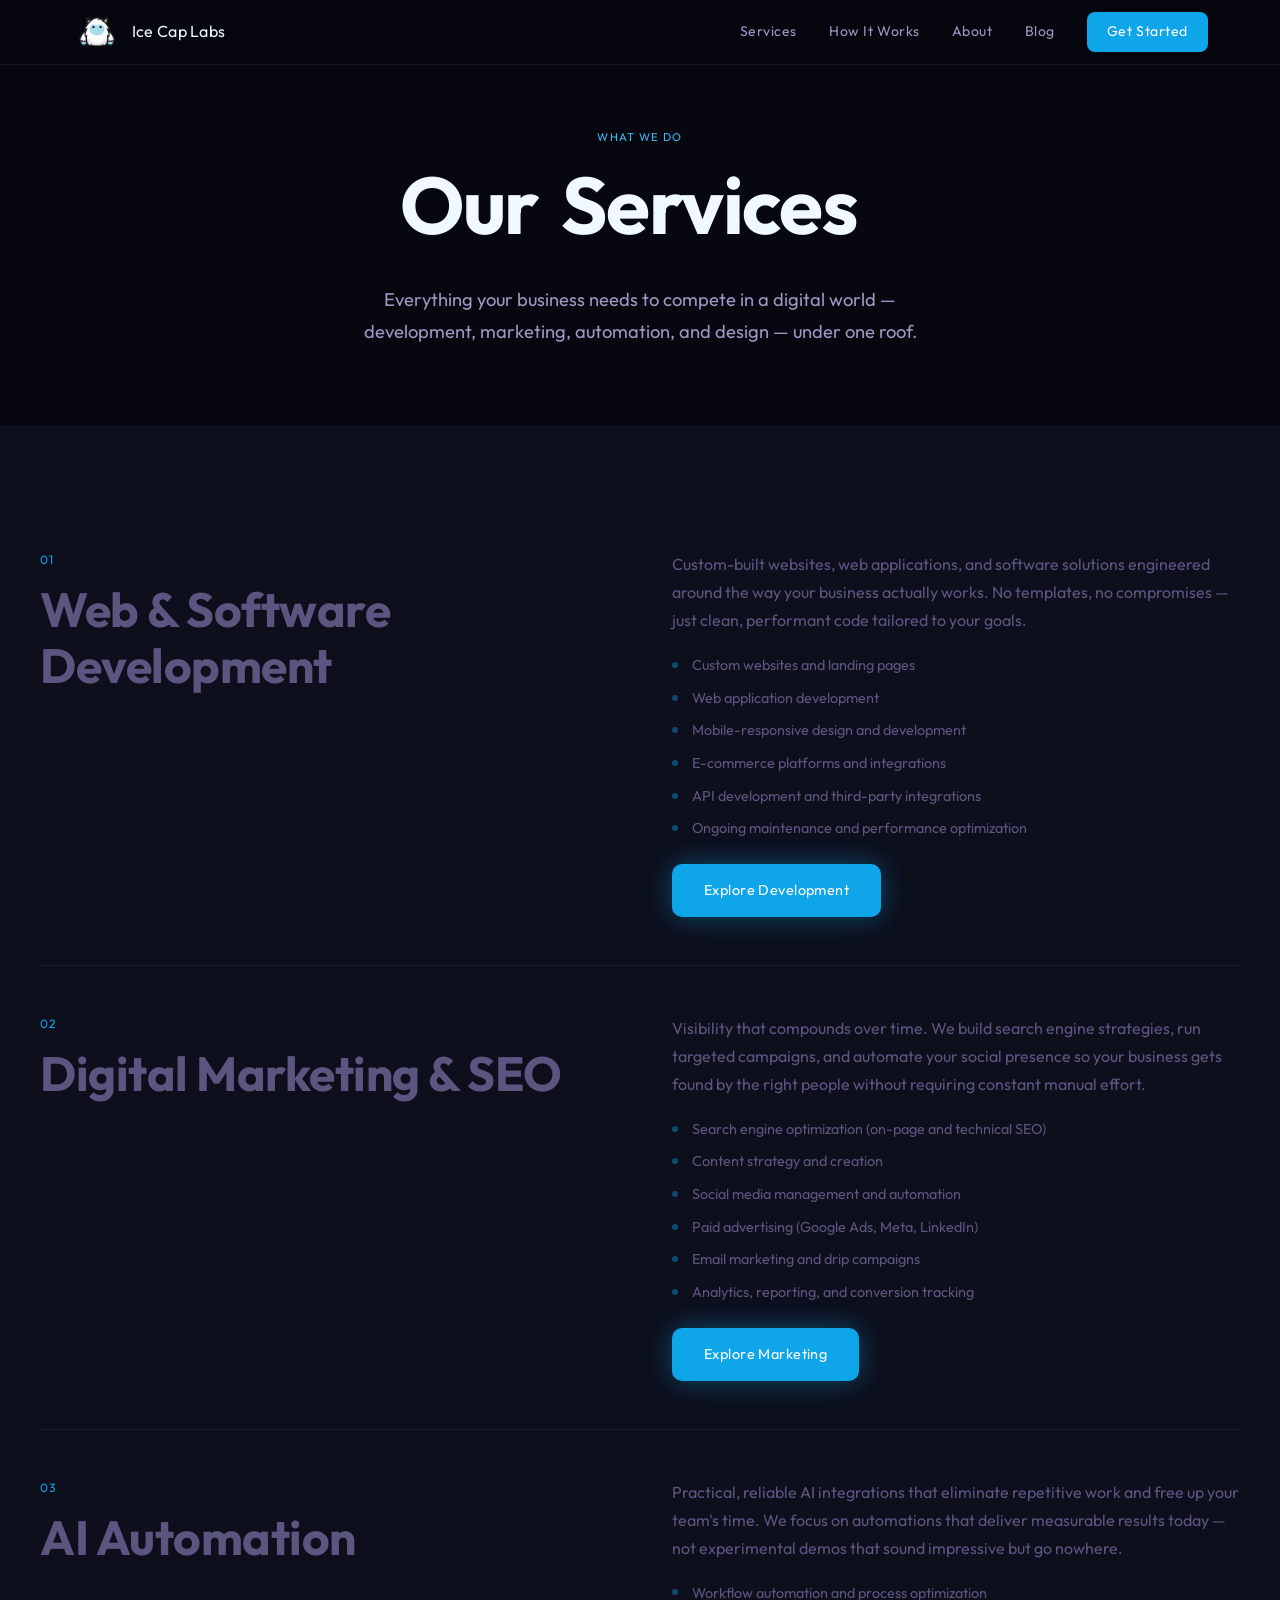
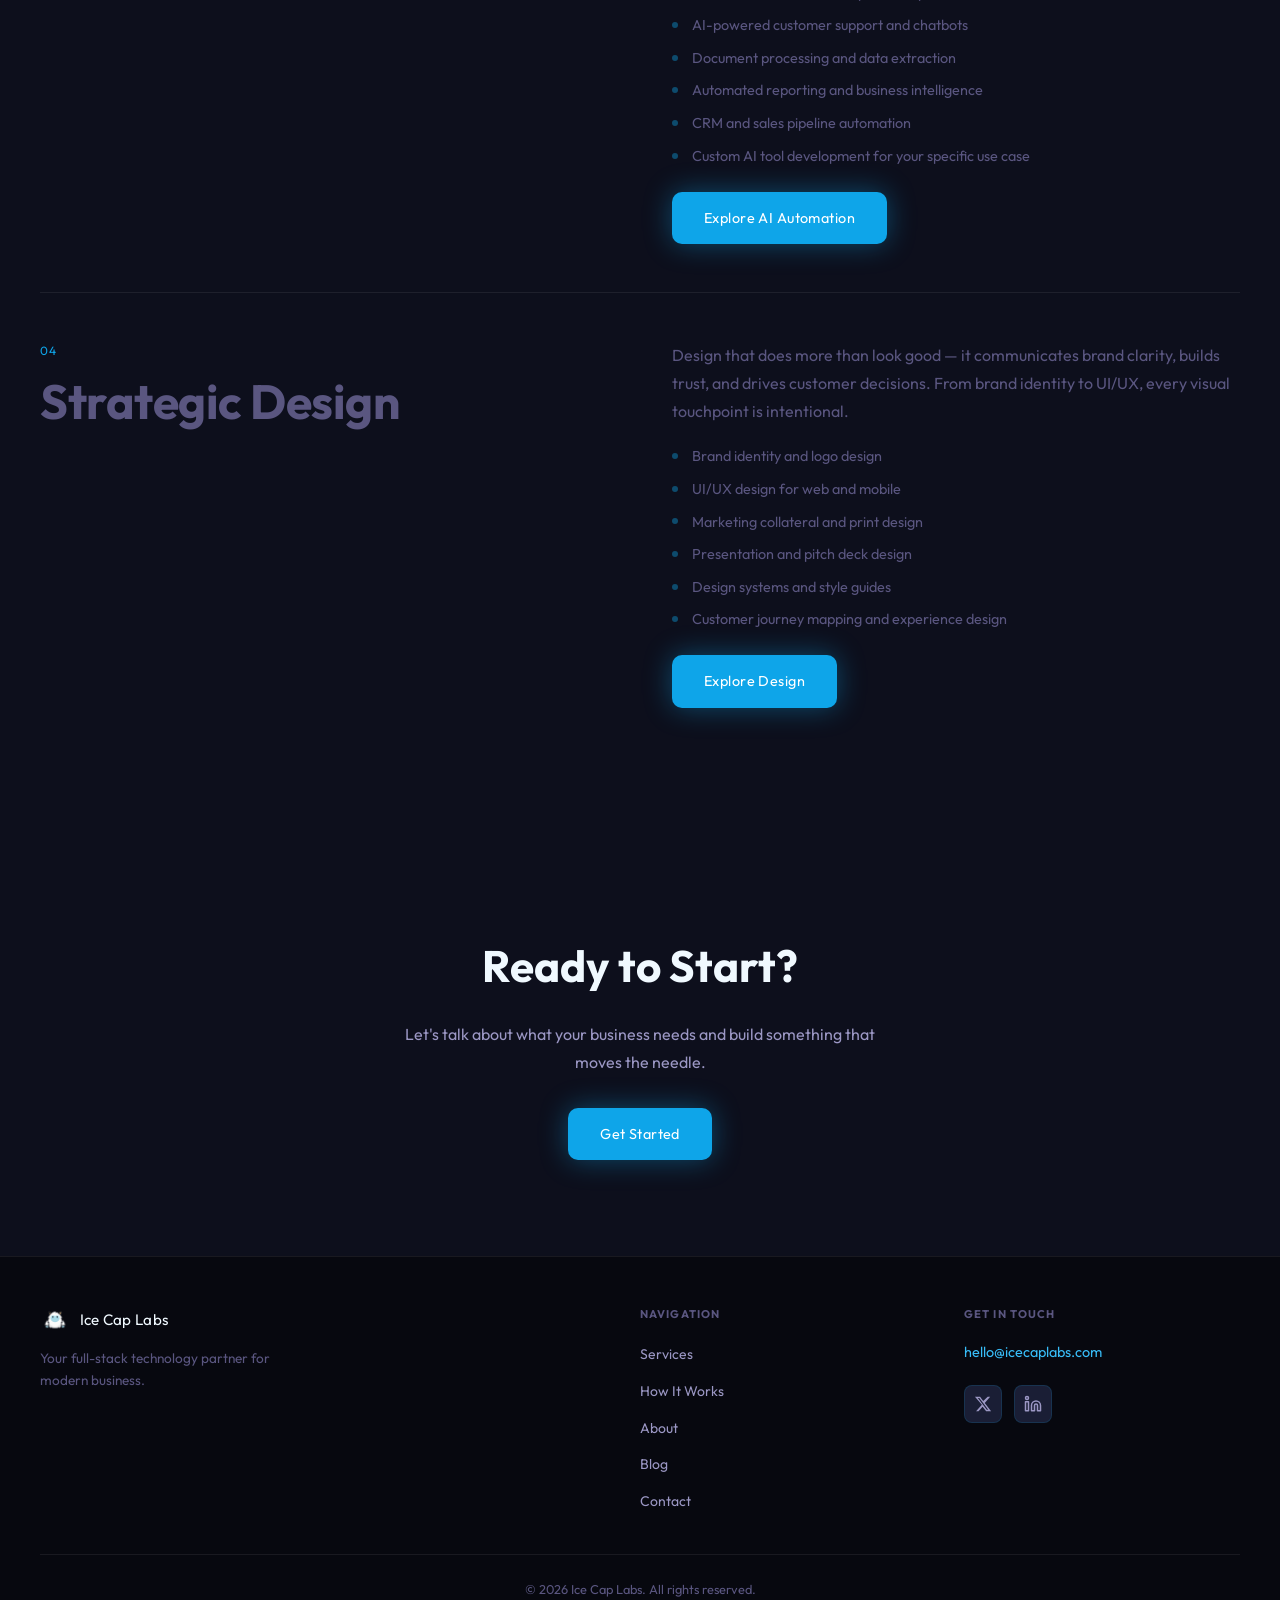
<file: ghost-stack/services.html>
<!DOCTYPE html>
<html lang="en">
<head>
  <meta charset="UTF-8" />
  <meta name="viewport" content="width=device-width, initial-scale=1.0" />
  <title>Services — Ice Cap Labs</title>
  <meta name="description" content="Web development, digital marketing, AI automation, and strategic design services from Ice Cap Labs." />
  <link rel="preconnect" href="https://fonts.googleapis.com" />
  <link rel="preconnect" href="https://fonts.gstatic.com" crossorigin />
  <link href="https://fonts.googleapis.com/css2?family=Outfit:wght@300;400;500;600;700&display=swap" rel="stylesheet" />
  <link rel="stylesheet" href="style.css" />
</head>
<body>

  <!-- NAVIGATION -->
  <nav id="site-nav">
    <div class="nav-inner">
      <a href="index.html" class="nav-logo" aria-label="Ice Cap Labs home">
        <img src="yeti-transparent.png" alt="Ice Cap Labs" width="50" height="50" />
        <span>Ice Cap Labs</span>
      </a>
      <div class="nav-links" id="nav-links">
        <a href="services.html">Services</a>
        <a href="process.html">How It Works</a>
        <a href="about.html">About</a>
        <a href="blog.html">Blog</a>
        <a href="contact.html" class="nav-cta">Get Started</a>
      </div>
      <button class="nav-burger" id="nav-burger" aria-label="Toggle menu" aria-expanded="false">
        <span></span><span></span><span></span>
      </button>
    </div>
    <div class="nav-mobile-menu" id="nav-mobile-menu" aria-hidden="true">
      <a href="services.html">Services</a>
      <a href="process.html">How It Works</a>
      <a href="about.html">About</a>
      <a href="blog.html">Blog</a>
      <a href="contact.html" class="nav-mobile-cta">Get Started</a>
    </div>
  </nav>

  <!-- HERO -->
  <header class="page-header">
    <p class="section-eyebrow reveal">What We Do</p>
    <h1 class="page-title word-reveal">Our Services</h1>
    <p class="page-subtitle reveal" data-delay="0.2">
      Everything your business needs to compete in a digital world — development, marketing, automation, and design — under one roof.
    </p>
  </header>

  <!-- SERVICE BLOCKS -->
  <section class="blocks-section" style="background: var(--bg-deep);">
    <div class="blocks-container">

      <div class="service-block reveal">
        <div class="block-inner">
          <div>
            <p class="block-number">01</p>
            <h2 class="block-title">Web &amp; Software Development</h2>
          </div>
          <div>
            <p class="block-desc">
              Custom-built websites, web applications, and software solutions engineered around the way your business actually works. No templates, no compromises — just clean, performant code tailored to your goals.
            </p>
            <ul class="block-list">
              <li>Custom websites and landing pages</li>
              <li>Web application development</li>
              <li>Mobile-responsive design and development</li>
              <li>E-commerce platforms and integrations</li>
              <li>API development and third-party integrations</li>
              <li>Ongoing maintenance and performance optimization</li>
            </ul>
            <a href="develop.html" class="btn-primary" style="margin-top: 1.5rem;">Explore Development</a>
          </div>
        </div>
      </div>

      <div class="service-block reveal">
        <div class="block-inner">
          <div>
            <p class="block-number">02</p>
            <h2 class="block-title">Digital Marketing &amp; SEO</h2>
          </div>
          <div>
            <p class="block-desc">
              Visibility that compounds over time. We build search engine strategies, run targeted campaigns, and automate your social presence so your business gets found by the right people without requiring constant manual effort.
            </p>
            <ul class="block-list">
              <li>Search engine optimization (on-page and technical SEO)</li>
              <li>Content strategy and creation</li>
              <li>Social media management and automation</li>
              <li>Paid advertising (Google Ads, Meta, LinkedIn)</li>
              <li>Email marketing and drip campaigns</li>
              <li>Analytics, reporting, and conversion tracking</li>
            </ul>
            <a href="marketing.html" class="btn-primary" style="margin-top: 1.5rem;">Explore Marketing</a>
          </div>
        </div>
      </div>

      <div class="service-block reveal">
        <div class="block-inner">
          <div>
            <p class="block-number">03</p>
            <h2 class="block-title">AI Automation</h2>
          </div>
          <div>
            <p class="block-desc">
              Practical, reliable AI integrations that eliminate repetitive work and free up your team's time. We focus on automations that deliver measurable results today — not experimental demos that sound impressive but go nowhere.
            </p>
            <ul class="block-list">
              <li>Workflow automation and process optimization</li>
              <li>AI-powered customer support and chatbots</li>
              <li>Document processing and data extraction</li>
              <li>Automated reporting and business intelligence</li>
              <li>CRM and sales pipeline automation</li>
              <li>Custom AI tool development for your specific use case</li>
            </ul>
            <a href="automate.html" class="btn-primary" style="margin-top: 1.5rem;">Explore AI Automation</a>
          </div>
        </div>
      </div>

      <div class="service-block reveal">
        <div class="block-inner">
          <div>
            <p class="block-number">04</p>
            <h2 class="block-title">Strategic Design</h2>
          </div>
          <div>
            <p class="block-desc">
              Design that does more than look good — it communicates brand clarity, builds trust, and drives customer decisions. From brand identity to UI/UX, every visual touchpoint is intentional.
            </p>
            <ul class="block-list">
              <li>Brand identity and logo design</li>
              <li>UI/UX design for web and mobile</li>
              <li>Marketing collateral and print design</li>
              <li>Presentation and pitch deck design</li>
              <li>Design systems and style guides</li>
              <li>Customer journey mapping and experience design</li>
            </ul>
            <a href="design.html" class="btn-primary" style="margin-top: 1.5rem;">Explore Design</a>
          </div>
        </div>
      </div>

    </div>
  </section>

  <!-- CTA -->
  <section class="page-cta reveal">
    <h2>Ready to Start?</h2>
    <p>Let's talk about what your business needs and build something that moves the needle.</p>
    <a href="contact.html" class="btn-primary">Get Started</a>
  </section>

  <!-- FOOTER -->
  <footer id="site-footer">
    <div class="container">
      <div class="footer-grid">
        <div class="footer-brand">
          <a href="index.html" class="nav-logo footer-logo" aria-label="Ice Cap Labs home">
            <img src="yeti-transparent.png" alt="Ice Cap Labs" width="30" height="30" />
            <span>Ice Cap Labs</span>
          </a>
          <p class="footer-tagline">Your full-stack technology partner for modern business.</p>
        </div>

        <div class="footer-links">
          <h4>Navigation</h4>
          <ul>
            <li><a href="services.html">Services</a></li>
            <li><a href="process.html">How It Works</a></li>
            <li><a href="about.html">About</a></li>
            <li><a href="blog.html">Blog</a></li>
            <li><a href="contact.html">Contact</a></li>
          </ul>
        </div>

        <div class="footer-contact">
          <h4>Get In Touch</h4>
          <a href="mailto:hello@icecaplabs.com" class="footer-email">hello@icecaplabs.com</a>
          <div class="footer-socials">
            <a href="#" aria-label="Ice Cap Labs on X" class="social-icon">
              <svg width="18" height="18" viewBox="0 0 24 24" fill="currentColor">
                <path d="M18.244 2.25h3.308l-7.227 8.26 8.502 11.24H16.17l-4.714-6.231-5.401 6.231H2.748l7.73-8.835L1.254 2.25H8.08l4.259 5.63zm-1.161 17.52h1.833L7.084 4.126H5.117z"/>
              </svg>
            </a>
            <a href="#" aria-label="Ice Cap Labs on LinkedIn" class="social-icon">
              <svg width="18" height="18" viewBox="0 0 24 24" fill="none" stroke="currentColor" stroke-width="2" stroke-linecap="round" stroke-linejoin="round">
                <path d="M16 8a6 6 0 0 1 6 6v7h-4v-7a2 2 0 0 0-2-2 2 2 0 0 0-2 2v7h-4v-7a6 6 0 0 1 6-6z"/>
                <rect x="2" y="9" width="4" height="12"/>
                <circle cx="4" cy="4" r="2"/>
              </svg>
            </a>
          </div>
        </div>
      </div>

      <div class="footer-bar">
        <p>&copy; <span id="footer-year"></span> Ice Cap Labs. All rights reserved.</p>
      </div>
    </div>
  </footer>

  <script src="script.js"></script>
</body>
</html>
</file>
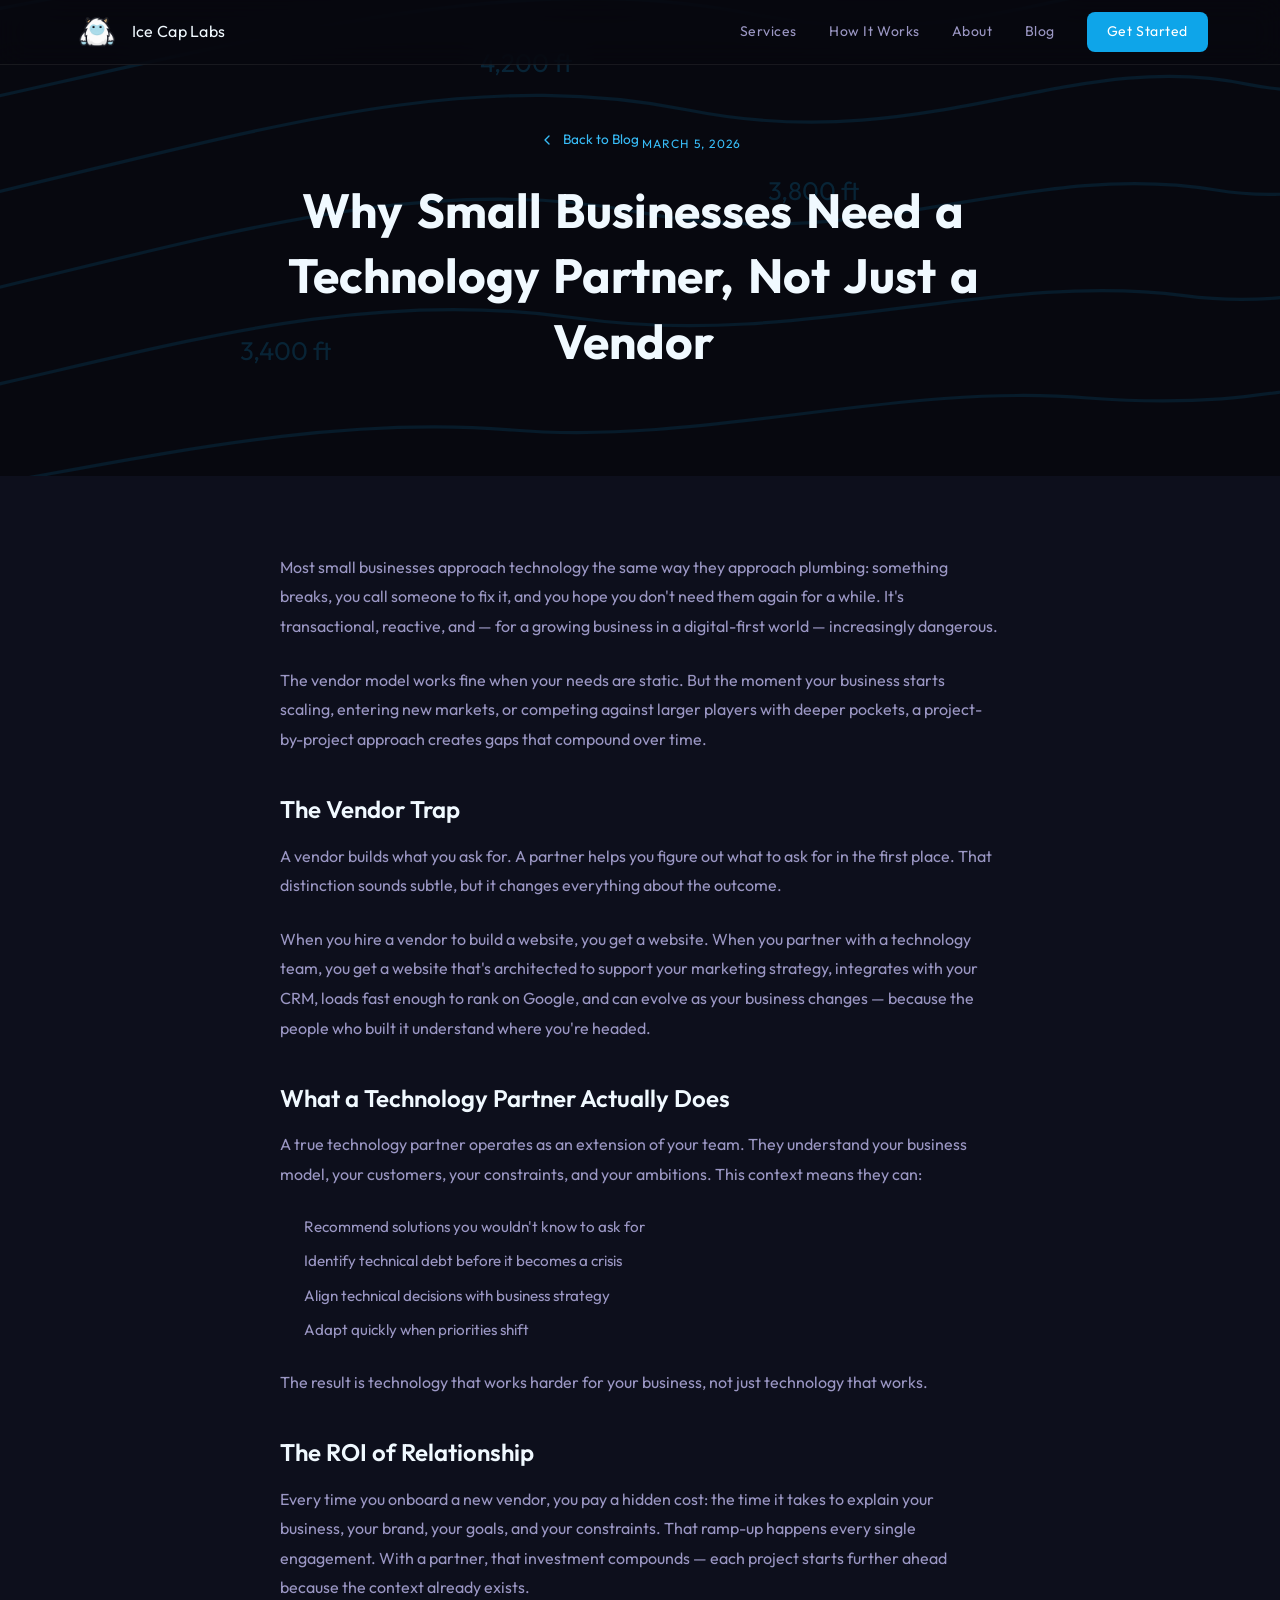
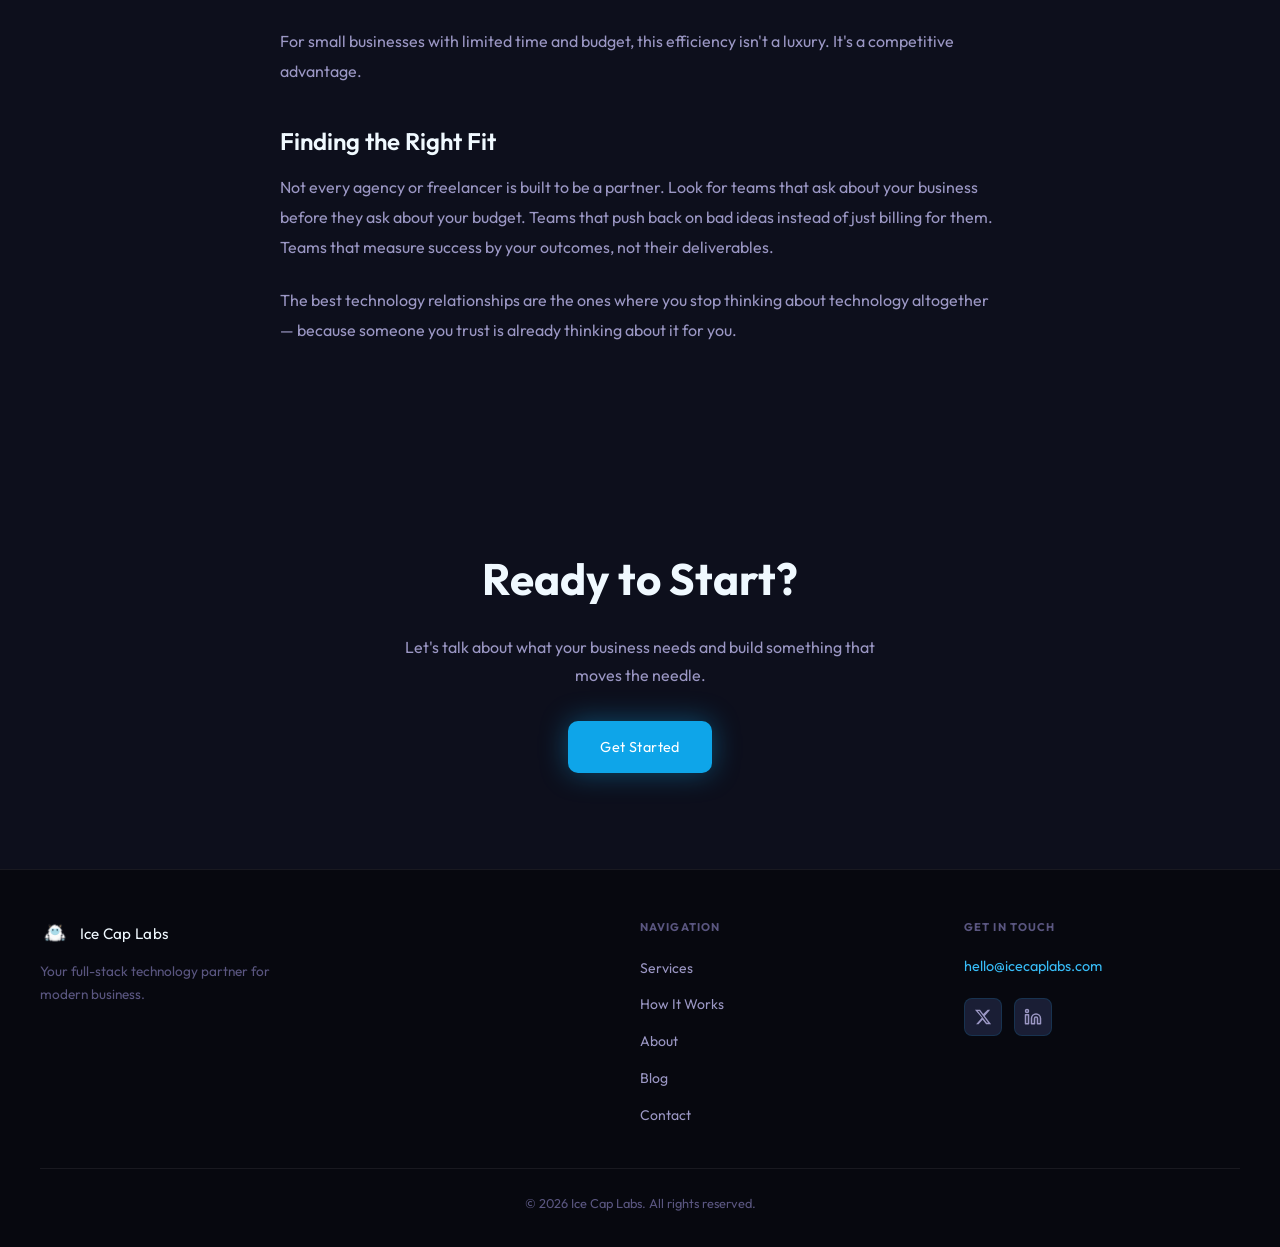
<file: ghost-stack/blog/article-1.html>
<!DOCTYPE html>
<html lang="en">
<head>
  <meta charset="UTF-8" />
  <meta name="viewport" content="width=device-width, initial-scale=1.0" />
  <title>Why Small Businesses Need a Technology Partner — Ice Cap Labs</title>
  <meta name="description" content="The difference between hiring for a project and partnering for growth — and why it matters more than most founders realize." />
  <link rel="preconnect" href="https://fonts.googleapis.com" />
  <link rel="preconnect" href="https://fonts.gstatic.com" crossorigin />
  <link href="https://fonts.googleapis.com/css2?family=Outfit:wght@300;400;500;600;700&display=swap" rel="stylesheet" />
  <link rel="stylesheet" href="../style.css" />
</head>
<body>

  <!-- NAVIGATION -->
  <nav id="site-nav">
    <div class="nav-inner">
      <a href="../index.html" class="nav-logo" aria-label="Ice Cap Labs home">
        <img src="../yeti-transparent.png" alt="Ice Cap Labs" width="50" height="50" />
        <span>Ice Cap Labs</span>
      </a>
      <div class="nav-links" id="nav-links">
        <a href="../services.html">Services</a>
        <a href="../process.html">How It Works</a>
        <a href="../about.html">About</a>
        <a href="../blog.html">Blog</a>
        <a href="../contact.html" class="nav-cta">Get Started</a>
      </div>
      <button class="nav-burger" id="nav-burger" aria-label="Toggle menu" aria-expanded="false">
        <span></span><span></span><span></span>
      </button>
    </div>
    <div class="nav-mobile-menu" id="nav-mobile-menu" aria-hidden="true">
      <a href="../services.html">Services</a>
      <a href="../process.html">How It Works</a>
      <a href="../about.html">About</a>
      <a href="../blog.html">Blog</a>
      <a href="../contact.html" class="nav-mobile-cta">Get Started</a>
    </div>
  </nav>

  <!-- ARTICLE HERO -->
  <header class="article-hero">
    <div class="article-hero-topo" aria-hidden="true">
      <svg xmlns="http://www.w3.org/2000/svg" viewBox="0 0 400 280" preserveAspectRatio="xMidYMid slice" fill="none">
        <g stroke="rgba(14,165,233,0.12)" stroke-width="1" fill="none">
          <path d="M-20,220 C40,210 100,195 160,200 C220,205 280,185 340,190 C380,193 400,188 420,185"/>
          <path d="M-20,190 C50,175 110,155 180,165 C250,175 310,150 370,158 C400,162 420,155 440,152"/>
          <path d="M-20,160 C60,142 130,118 200,132 C270,146 320,115 380,125 C410,130 430,120 450,118"/>
          <path d="M-20,130 C70,110 140,85 215,100 C290,115 335,80 390,92 C420,98 440,88 460,85"/>
          <path d="M-20,100 C80,78 160,55 235,70 C310,85 345,50 400,62 C430,68 450,55 470,52"/>
          <path d="M-20,72 C90,52 170,30 245,42 C320,54 355,25 410,35 C440,40 460,28 480,25"/>
        </g>
        <g font-family="Outfit, sans-serif" font-size="8" fill="rgba(14,165,233,0.18)">
          <text x="75" y="178">3,400 ft</text>
          <text x="240" y="128">3,800 ft</text>
          <text x="150" y="88">4,200 ft</text>
          <text x="330" y="55">4,600 ft</text>
        </g>
      </svg>
    </div>
    <div class="container" style="position:relative; z-index:1;">
      <a href="../blog.html" class="article-back-link">
        <svg width="16" height="16" viewBox="0 0 24 24" fill="none" stroke="currentColor" stroke-width="2" stroke-linecap="round" stroke-linejoin="round"><polyline points="15 18 9 12 15 6"/></svg>
        Back to Blog
      </a>
      <time class="article-meta" datetime="2026-03-05">March 5, 2026</time>
      <h1 class="article-title word-reveal">Why Small Businesses Need a Technology Partner, Not Just a Vendor</h1>
    </div>
  </header>

  <!-- ARTICLE BODY -->
  <section class="article-body">
    <div class="article-content">
      <p>
        Most small businesses approach technology the same way they approach plumbing: something breaks, you call someone to fix it, and you hope you don't need them again for a while. It's transactional, reactive, and — for a growing business in a digital-first world — increasingly dangerous.
      </p>
      <p>
        The vendor model works fine when your needs are static. But the moment your business starts scaling, entering new markets, or competing against larger players with deeper pockets, a project-by-project approach creates gaps that compound over time.
      </p>

      <h2>The Vendor Trap</h2>
      <p>
        A vendor builds what you ask for. A partner helps you figure out what to ask for in the first place. That distinction sounds subtle, but it changes everything about the outcome.
      </p>
      <p>
        When you hire a vendor to build a website, you get a website. When you partner with a technology team, you get a website that's architected to support your marketing strategy, integrates with your CRM, loads fast enough to rank on Google, and can evolve as your business changes — because the people who built it understand where you're headed.
      </p>

      <h2>What a Technology Partner Actually Does</h2>
      <p>
        A true technology partner operates as an extension of your team. They understand your business model, your customers, your constraints, and your ambitions. This context means they can:
      </p>
      <ul>
        <li>Recommend solutions you wouldn't know to ask for</li>
        <li>Identify technical debt before it becomes a crisis</li>
        <li>Align technical decisions with business strategy</li>
        <li>Adapt quickly when priorities shift</li>
      </ul>
      <p>
        The result is technology that works harder for your business, not just technology that works.
      </p>

      <h2>The ROI of Relationship</h2>
      <p>
        Every time you onboard a new vendor, you pay a hidden cost: the time it takes to explain your business, your brand, your goals, and your constraints. That ramp-up happens every single engagement. With a partner, that investment compounds — each project starts further ahead because the context already exists.
      </p>
      <p>
        For small businesses with limited time and budget, this efficiency isn't a luxury. It's a competitive advantage.
      </p>

      <h2>Finding the Right Fit</h2>
      <p>
        Not every agency or freelancer is built to be a partner. Look for teams that ask about your business before they ask about your budget. Teams that push back on bad ideas instead of just billing for them. Teams that measure success by your outcomes, not their deliverables.
      </p>
      <p>
        The best technology relationships are the ones where you stop thinking about technology altogether — because someone you trust is already thinking about it for you.
      </p>
    </div>
  </section>

  <!-- CTA -->
  <section class="page-cta reveal">
    <h2>Ready to Start?</h2>
    <p>Let's talk about what your business needs and build something that moves the needle.</p>
    <a href="../contact.html" class="btn-primary">Get Started</a>
  </section>

  <!-- FOOTER -->
  <footer id="site-footer">
    <div class="container">
      <div class="footer-grid">
        <div class="footer-brand">
          <a href="../index.html" class="nav-logo footer-logo" aria-label="Ice Cap Labs home">
            <img src="../yeti-transparent.png" alt="Ice Cap Labs" width="30" height="30" />
            <span>Ice Cap Labs</span>
          </a>
          <p class="footer-tagline">Your full-stack technology partner for modern business.</p>
        </div>

        <div class="footer-links">
          <h4>Navigation</h4>
          <ul>
            <li><a href="../services.html">Services</a></li>
            <li><a href="../process.html">How It Works</a></li>
            <li><a href="../about.html">About</a></li>
            <li><a href="../blog.html">Blog</a></li>
            <li><a href="../contact.html">Contact</a></li>
          </ul>
        </div>

        <div class="footer-contact">
          <h4>Get In Touch</h4>
          <a href="mailto:hello@icecaplabs.com" class="footer-email">hello@icecaplabs.com</a>
          <div class="footer-socials">
            <a href="#" aria-label="Ice Cap Labs on X" class="social-icon">
              <svg width="18" height="18" viewBox="0 0 24 24" fill="currentColor">
                <path d="M18.244 2.25h3.308l-7.227 8.26 8.502 11.24H16.17l-4.714-6.231-5.401 6.231H2.748l7.73-8.835L1.254 2.25H8.08l4.259 5.63zm-1.161 17.52h1.833L7.084 4.126H5.117z"/>
              </svg>
            </a>
            <a href="#" aria-label="Ice Cap Labs on LinkedIn" class="social-icon">
              <svg width="18" height="18" viewBox="0 0 24 24" fill="none" stroke="currentColor" stroke-width="2" stroke-linecap="round" stroke-linejoin="round">
                <path d="M16 8a6 6 0 0 1 6 6v7h-4v-7a2 2 0 0 0-2-2 2 2 0 0 0-2 2v7h-4v-7a6 6 0 0 1 6-6z"/>
                <rect x="2" y="9" width="4" height="12"/>
                <circle cx="4" cy="4" r="2"/>
              </svg>
            </a>
          </div>
        </div>
      </div>

      <div class="footer-bar">
        <p>&copy; <span id="footer-year"></span> Ice Cap Labs. All rights reserved.</p>
      </div>
    </div>
  </footer>

  <script src="../script.js"></script>
</body>
</html>
</file>
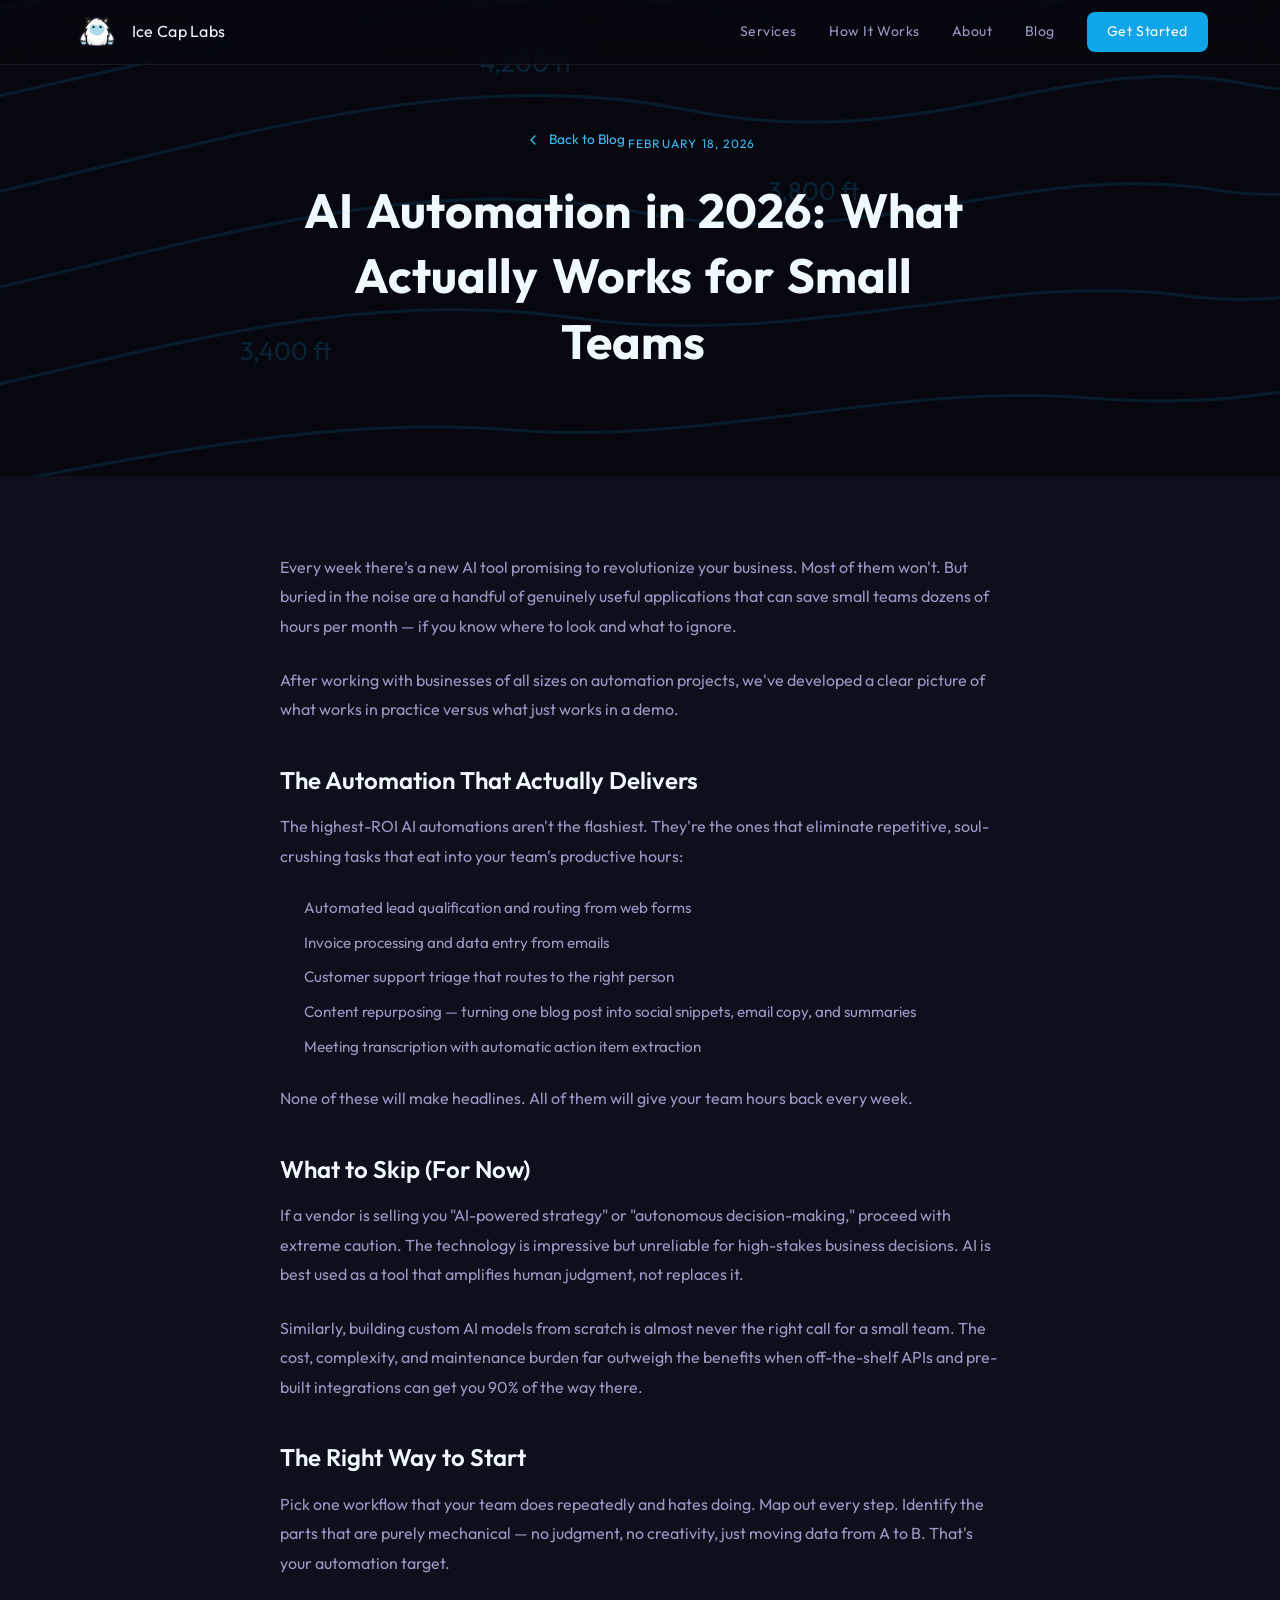
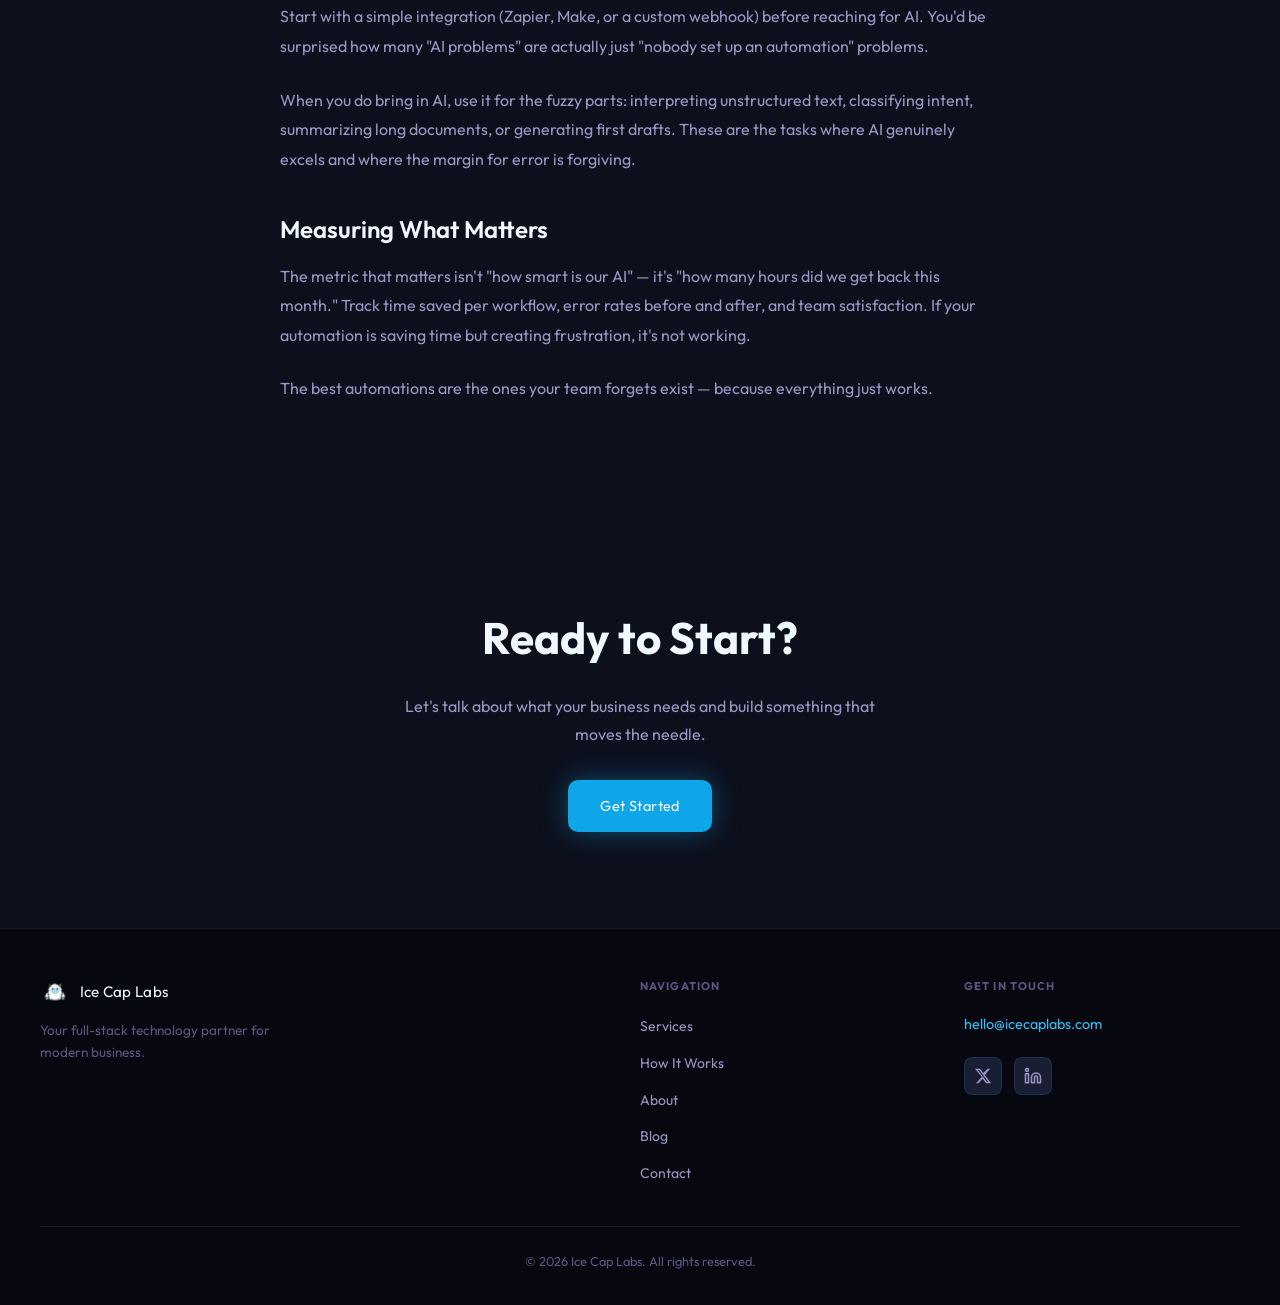
<file: ghost-stack/blog/article-2.html>
<!DOCTYPE html>
<html lang="en">
<head>
  <meta charset="UTF-8" />
  <meta name="viewport" content="width=device-width, initial-scale=1.0" />
  <title>AI Automation in 2026 — Ice Cap Labs</title>
  <meta name="description" content="Cutting through the hype — practical AI tools and workflows that save real time without a dedicated engineering team." />
  <link rel="preconnect" href="https://fonts.googleapis.com" />
  <link rel="preconnect" href="https://fonts.gstatic.com" crossorigin />
  <link href="https://fonts.googleapis.com/css2?family=Outfit:wght@300;400;500;600;700&display=swap" rel="stylesheet" />
  <link rel="stylesheet" href="../style.css" />
</head>
<body>

  <!-- NAVIGATION -->
  <nav id="site-nav">
    <div class="nav-inner">
      <a href="../index.html" class="nav-logo" aria-label="Ice Cap Labs home">
        <img src="../yeti-transparent.png" alt="Ice Cap Labs" width="50" height="50" />
        <span>Ice Cap Labs</span>
      </a>
      <div class="nav-links" id="nav-links">
        <a href="../services.html">Services</a>
        <a href="../process.html">How It Works</a>
        <a href="../about.html">About</a>
        <a href="../blog.html">Blog</a>
        <a href="../contact.html" class="nav-cta">Get Started</a>
      </div>
      <button class="nav-burger" id="nav-burger" aria-label="Toggle menu" aria-expanded="false">
        <span></span><span></span><span></span>
      </button>
    </div>
    <div class="nav-mobile-menu" id="nav-mobile-menu" aria-hidden="true">
      <a href="../services.html">Services</a>
      <a href="../process.html">How It Works</a>
      <a href="../about.html">About</a>
      <a href="../blog.html">Blog</a>
      <a href="../contact.html" class="nav-mobile-cta">Get Started</a>
    </div>
  </nav>

  <!-- ARTICLE HERO -->
  <header class="article-hero">
    <div class="article-hero-topo" aria-hidden="true">
      <svg xmlns="http://www.w3.org/2000/svg" viewBox="0 0 400 280" preserveAspectRatio="xMidYMid slice" fill="none">
        <g stroke="rgba(14,165,233,0.12)" stroke-width="1" fill="none">
          <path d="M-20,220 C40,210 100,195 160,200 C220,205 280,185 340,190 C380,193 400,188 420,185"/>
          <path d="M-20,190 C50,175 110,155 180,165 C250,175 310,150 370,158 C400,162 420,155 440,152"/>
          <path d="M-20,160 C60,142 130,118 200,132 C270,146 320,115 380,125 C410,130 430,120 450,118"/>
          <path d="M-20,130 C70,110 140,85 215,100 C290,115 335,80 390,92 C420,98 440,88 460,85"/>
          <path d="M-20,100 C80,78 160,55 235,70 C310,85 345,50 400,62 C430,68 450,55 470,52"/>
          <path d="M-20,72 C90,52 170,30 245,42 C320,54 355,25 410,35 C440,40 460,28 480,25"/>
        </g>
        <g font-family="Outfit, sans-serif" font-size="8" fill="rgba(14,165,233,0.18)">
          <text x="75" y="178">3,400 ft</text>
          <text x="240" y="128">3,800 ft</text>
          <text x="150" y="88">4,200 ft</text>
          <text x="330" y="55">4,600 ft</text>
        </g>
      </svg>
    </div>
    <div class="container" style="position:relative; z-index:1;">
      <a href="../blog.html" class="article-back-link">
        <svg width="16" height="16" viewBox="0 0 24 24" fill="none" stroke="currentColor" stroke-width="2" stroke-linecap="round" stroke-linejoin="round"><polyline points="15 18 9 12 15 6"/></svg>
        Back to Blog
      </a>
      <time class="article-meta" datetime="2026-02-18">February 18, 2026</time>
      <h1 class="article-title word-reveal">AI Automation in 2026: What Actually Works for Small Teams</h1>
    </div>
  </header>

  <!-- ARTICLE BODY -->
  <section class="article-body">
    <div class="article-content">
      <p>
        Every week there's a new AI tool promising to revolutionize your business. Most of them won't. But buried in the noise are a handful of genuinely useful applications that can save small teams dozens of hours per month — if you know where to look and what to ignore.
      </p>
      <p>
        After working with businesses of all sizes on automation projects, we've developed a clear picture of what works in practice versus what just works in a demo.
      </p>

      <h2>The Automation That Actually Delivers</h2>
      <p>
        The highest-ROI AI automations aren't the flashiest. They're the ones that eliminate repetitive, soul-crushing tasks that eat into your team's productive hours:
      </p>
      <ul>
        <li>Automated lead qualification and routing from web forms</li>
        <li>Invoice processing and data entry from emails</li>
        <li>Customer support triage that routes to the right person</li>
        <li>Content repurposing — turning one blog post into social snippets, email copy, and summaries</li>
        <li>Meeting transcription with automatic action item extraction</li>
      </ul>
      <p>
        None of these will make headlines. All of them will give your team hours back every week.
      </p>

      <h2>What to Skip (For Now)</h2>
      <p>
        If a vendor is selling you "AI-powered strategy" or "autonomous decision-making," proceed with extreme caution. The technology is impressive but unreliable for high-stakes business decisions. AI is best used as a tool that amplifies human judgment, not replaces it.
      </p>
      <p>
        Similarly, building custom AI models from scratch is almost never the right call for a small team. The cost, complexity, and maintenance burden far outweigh the benefits when off-the-shelf APIs and pre-built integrations can get you 90% of the way there.
      </p>

      <h2>The Right Way to Start</h2>
      <p>
        Pick one workflow that your team does repeatedly and hates doing. Map out every step. Identify the parts that are purely mechanical — no judgment, no creativity, just moving data from A to B. That's your automation target.
      </p>
      <p>
        Start with a simple integration (Zapier, Make, or a custom webhook) before reaching for AI. You'd be surprised how many "AI problems" are actually just "nobody set up an automation" problems.
      </p>
      <p>
        When you do bring in AI, use it for the fuzzy parts: interpreting unstructured text, classifying intent, summarizing long documents, or generating first drafts. These are the tasks where AI genuinely excels and where the margin for error is forgiving.
      </p>

      <h2>Measuring What Matters</h2>
      <p>
        The metric that matters isn't "how smart is our AI" — it's "how many hours did we get back this month." Track time saved per workflow, error rates before and after, and team satisfaction. If your automation is saving time but creating frustration, it's not working.
      </p>
      <p>
        The best automations are the ones your team forgets exist — because everything just works.
      </p>
    </div>
  </section>

  <!-- CTA -->
  <section class="page-cta reveal">
    <h2>Ready to Start?</h2>
    <p>Let's talk about what your business needs and build something that moves the needle.</p>
    <a href="../contact.html" class="btn-primary">Get Started</a>
  </section>

  <!-- FOOTER -->
  <footer id="site-footer">
    <div class="container">
      <div class="footer-grid">
        <div class="footer-brand">
          <a href="../index.html" class="nav-logo footer-logo" aria-label="Ice Cap Labs home">
            <img src="../yeti-transparent.png" alt="Ice Cap Labs" width="30" height="30" />
            <span>Ice Cap Labs</span>
          </a>
          <p class="footer-tagline">Your full-stack technology partner for modern business.</p>
        </div>

        <div class="footer-links">
          <h4>Navigation</h4>
          <ul>
            <li><a href="../services.html">Services</a></li>
            <li><a href="../process.html">How It Works</a></li>
            <li><a href="../about.html">About</a></li>
            <li><a href="../blog.html">Blog</a></li>
            <li><a href="../contact.html">Contact</a></li>
          </ul>
        </div>

        <div class="footer-contact">
          <h4>Get In Touch</h4>
          <a href="mailto:hello@icecaplabs.com" class="footer-email">hello@icecaplabs.com</a>
          <div class="footer-socials">
            <a href="#" aria-label="Ice Cap Labs on X" class="social-icon">
              <svg width="18" height="18" viewBox="0 0 24 24" fill="currentColor">
                <path d="M18.244 2.25h3.308l-7.227 8.26 8.502 11.24H16.17l-4.714-6.231-5.401 6.231H2.748l7.73-8.835L1.254 2.25H8.08l4.259 5.63zm-1.161 17.52h1.833L7.084 4.126H5.117z"/>
              </svg>
            </a>
            <a href="#" aria-label="Ice Cap Labs on LinkedIn" class="social-icon">
              <svg width="18" height="18" viewBox="0 0 24 24" fill="none" stroke="currentColor" stroke-width="2" stroke-linecap="round" stroke-linejoin="round">
                <path d="M16 8a6 6 0 0 1 6 6v7h-4v-7a2 2 0 0 0-2-2 2 2 0 0 0-2 2v7h-4v-7a6 6 0 0 1 6-6z"/>
                <rect x="2" y="9" width="4" height="12"/>
                <circle cx="4" cy="4" r="2"/>
              </svg>
            </a>
          </div>
        </div>
      </div>

      <div class="footer-bar">
        <p>&copy; <span id="footer-year"></span> Ice Cap Labs. All rights reserved.</p>
      </div>
    </div>
  </footer>

  <script src="../script.js"></script>
</body>
</html>
</file>
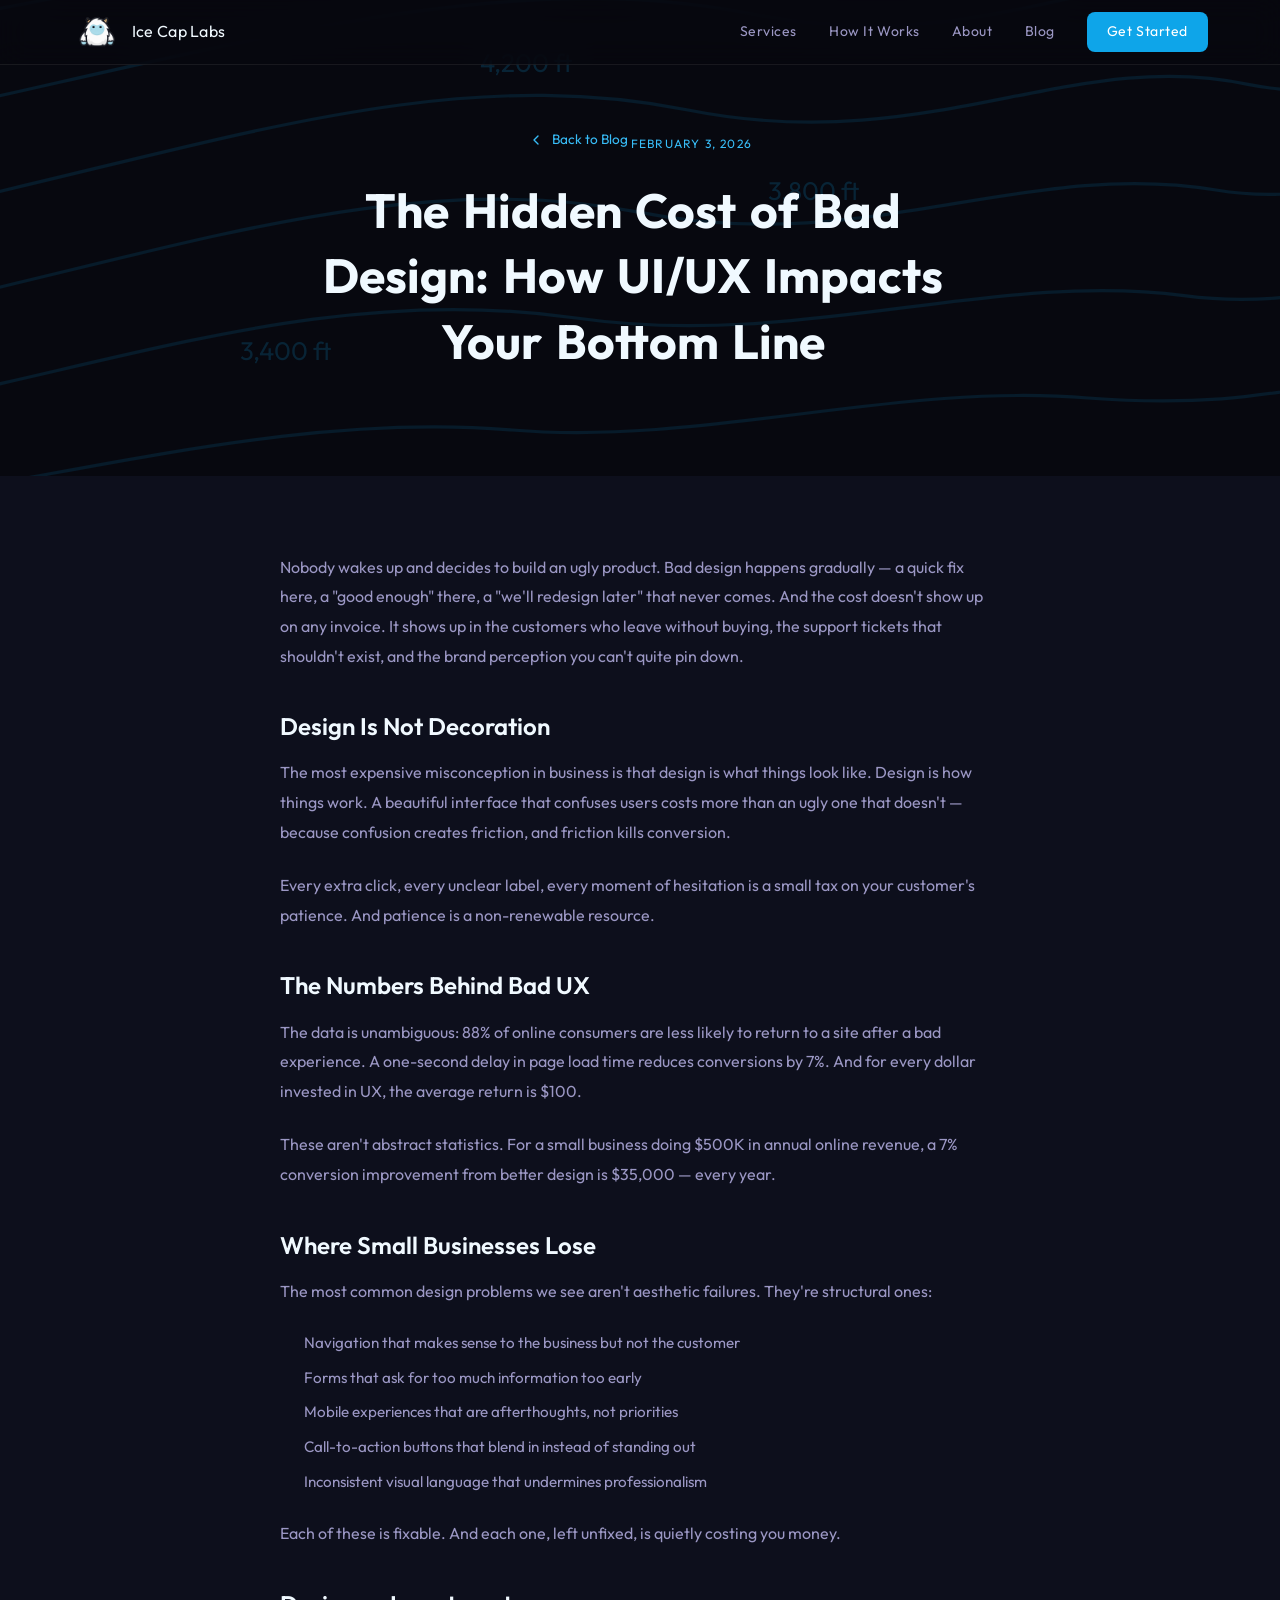
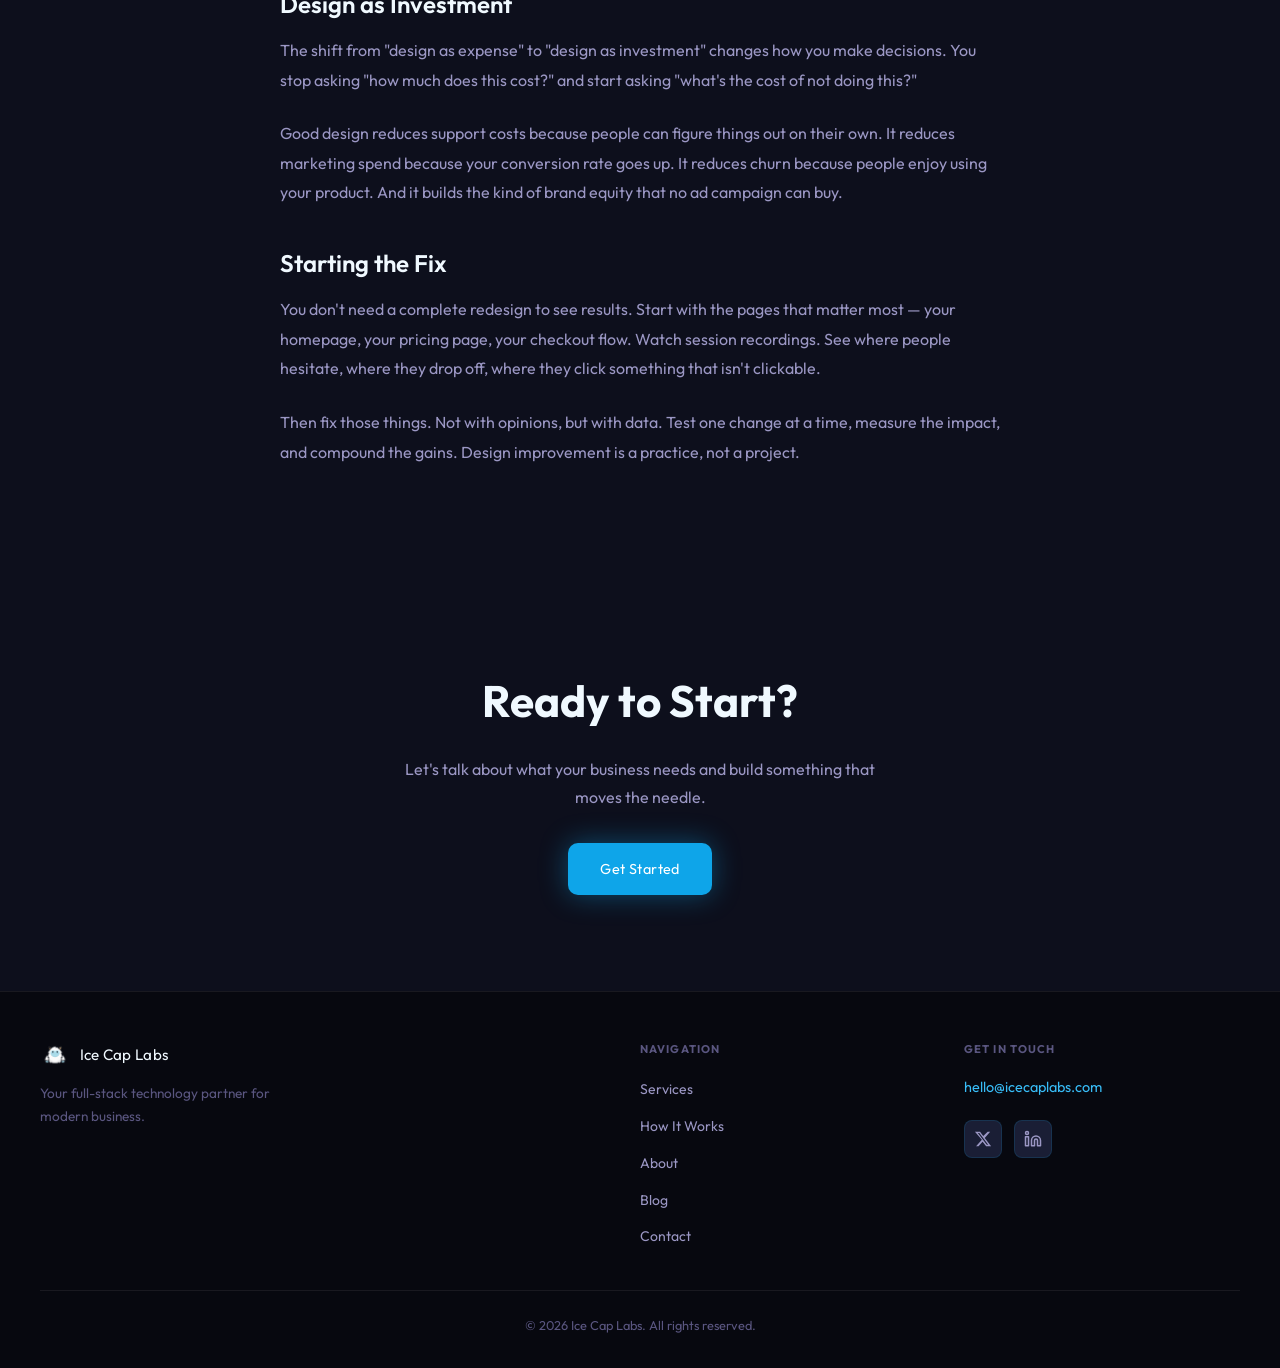
<file: ghost-stack/blog/article-3.html>
<!DOCTYPE html>
<html lang="en">
<head>
  <meta charset="UTF-8" />
  <meta name="viewport" content="width=device-width, initial-scale=1.0" />
  <title>The Hidden Cost of Bad Design — Ice Cap Labs</title>
  <meta name="description" content="Poor design doesn't just look bad — it quietly drives away customers, inflates support costs, and erodes trust." />
  <link rel="preconnect" href="https://fonts.googleapis.com" />
  <link rel="preconnect" href="https://fonts.gstatic.com" crossorigin />
  <link href="https://fonts.googleapis.com/css2?family=Outfit:wght@300;400;500;600;700&display=swap" rel="stylesheet" />
  <link rel="stylesheet" href="../style.css" />
</head>
<body>

  <!-- NAVIGATION -->
  <nav id="site-nav">
    <div class="nav-inner">
      <a href="../index.html" class="nav-logo" aria-label="Ice Cap Labs home">
        <img src="../yeti-transparent.png" alt="Ice Cap Labs" width="50" height="50" />
        <span>Ice Cap Labs</span>
      </a>
      <div class="nav-links" id="nav-links">
        <a href="../services.html">Services</a>
        <a href="../process.html">How It Works</a>
        <a href="../about.html">About</a>
        <a href="../blog.html">Blog</a>
        <a href="../contact.html" class="nav-cta">Get Started</a>
      </div>
      <button class="nav-burger" id="nav-burger" aria-label="Toggle menu" aria-expanded="false">
        <span></span><span></span><span></span>
      </button>
    </div>
    <div class="nav-mobile-menu" id="nav-mobile-menu" aria-hidden="true">
      <a href="../services.html">Services</a>
      <a href="../process.html">How It Works</a>
      <a href="../about.html">About</a>
      <a href="../blog.html">Blog</a>
      <a href="../contact.html" class="nav-mobile-cta">Get Started</a>
    </div>
  </nav>

  <!-- ARTICLE HERO -->
  <header class="article-hero">
    <div class="article-hero-topo" aria-hidden="true">
      <svg xmlns="http://www.w3.org/2000/svg" viewBox="0 0 400 280" preserveAspectRatio="xMidYMid slice" fill="none">
        <g stroke="rgba(14,165,233,0.12)" stroke-width="1" fill="none">
          <path d="M-20,220 C40,210 100,195 160,200 C220,205 280,185 340,190 C380,193 400,188 420,185"/>
          <path d="M-20,190 C50,175 110,155 180,165 C250,175 310,150 370,158 C400,162 420,155 440,152"/>
          <path d="M-20,160 C60,142 130,118 200,132 C270,146 320,115 380,125 C410,130 430,120 450,118"/>
          <path d="M-20,130 C70,110 140,85 215,100 C290,115 335,80 390,92 C420,98 440,88 460,85"/>
          <path d="M-20,100 C80,78 160,55 235,70 C310,85 345,50 400,62 C430,68 450,55 470,52"/>
          <path d="M-20,72 C90,52 170,30 245,42 C320,54 355,25 410,35 C440,40 460,28 480,25"/>
        </g>
        <g font-family="Outfit, sans-serif" font-size="8" fill="rgba(14,165,233,0.18)">
          <text x="75" y="178">3,400 ft</text>
          <text x="240" y="128">3,800 ft</text>
          <text x="150" y="88">4,200 ft</text>
          <text x="330" y="55">4,600 ft</text>
        </g>
      </svg>
    </div>
    <div class="container" style="position:relative; z-index:1;">
      <a href="../blog.html" class="article-back-link">
        <svg width="16" height="16" viewBox="0 0 24 24" fill="none" stroke="currentColor" stroke-width="2" stroke-linecap="round" stroke-linejoin="round"><polyline points="15 18 9 12 15 6"/></svg>
        Back to Blog
      </a>
      <time class="article-meta" datetime="2026-02-03">February 3, 2026</time>
      <h1 class="article-title word-reveal">The Hidden Cost of Bad Design: How UI/UX Impacts Your Bottom Line</h1>
    </div>
  </header>

  <!-- ARTICLE BODY -->
  <section class="article-body">
    <div class="article-content">
      <p>
        Nobody wakes up and decides to build an ugly product. Bad design happens gradually — a quick fix here, a "good enough" there, a "we'll redesign later" that never comes. And the cost doesn't show up on any invoice. It shows up in the customers who leave without buying, the support tickets that shouldn't exist, and the brand perception you can't quite pin down.
      </p>

      <h2>Design Is Not Decoration</h2>
      <p>
        The most expensive misconception in business is that design is what things look like. Design is how things work. A beautiful interface that confuses users costs more than an ugly one that doesn't — because confusion creates friction, and friction kills conversion.
      </p>
      <p>
        Every extra click, every unclear label, every moment of hesitation is a small tax on your customer's patience. And patience is a non-renewable resource.
      </p>

      <h2>The Numbers Behind Bad UX</h2>
      <p>
        The data is unambiguous: 88% of online consumers are less likely to return to a site after a bad experience. A one-second delay in page load time reduces conversions by 7%. And for every dollar invested in UX, the average return is $100.
      </p>
      <p>
        These aren't abstract statistics. For a small business doing $500K in annual online revenue, a 7% conversion improvement from better design is $35,000 — every year.
      </p>

      <h2>Where Small Businesses Lose</h2>
      <p>
        The most common design problems we see aren't aesthetic failures. They're structural ones:
      </p>
      <ul>
        <li>Navigation that makes sense to the business but not the customer</li>
        <li>Forms that ask for too much information too early</li>
        <li>Mobile experiences that are afterthoughts, not priorities</li>
        <li>Call-to-action buttons that blend in instead of standing out</li>
        <li>Inconsistent visual language that undermines professionalism</li>
      </ul>
      <p>
        Each of these is fixable. And each one, left unfixed, is quietly costing you money.
      </p>

      <h2>Design as Investment</h2>
      <p>
        The shift from "design as expense" to "design as investment" changes how you make decisions. You stop asking "how much does this cost?" and start asking "what's the cost of not doing this?"
      </p>
      <p>
        Good design reduces support costs because people can figure things out on their own. It reduces marketing spend because your conversion rate goes up. It reduces churn because people enjoy using your product. And it builds the kind of brand equity that no ad campaign can buy.
      </p>

      <h2>Starting the Fix</h2>
      <p>
        You don't need a complete redesign to see results. Start with the pages that matter most — your homepage, your pricing page, your checkout flow. Watch session recordings. See where people hesitate, where they drop off, where they click something that isn't clickable.
      </p>
      <p>
        Then fix those things. Not with opinions, but with data. Test one change at a time, measure the impact, and compound the gains. Design improvement is a practice, not a project.
      </p>
    </div>
  </section>

  <!-- CTA -->
  <section class="page-cta reveal">
    <h2>Ready to Start?</h2>
    <p>Let's talk about what your business needs and build something that moves the needle.</p>
    <a href="../contact.html" class="btn-primary">Get Started</a>
  </section>

  <!-- FOOTER -->
  <footer id="site-footer">
    <div class="container">
      <div class="footer-grid">
        <div class="footer-brand">
          <a href="../index.html" class="nav-logo footer-logo" aria-label="Ice Cap Labs home">
            <img src="../yeti-transparent.png" alt="Ice Cap Labs" width="30" height="30" />
            <span>Ice Cap Labs</span>
          </a>
          <p class="footer-tagline">Your full-stack technology partner for modern business.</p>
        </div>

        <div class="footer-links">
          <h4>Navigation</h4>
          <ul>
            <li><a href="../services.html">Services</a></li>
            <li><a href="../process.html">How It Works</a></li>
            <li><a href="../about.html">About</a></li>
            <li><a href="../blog.html">Blog</a></li>
            <li><a href="../contact.html">Contact</a></li>
          </ul>
        </div>

        <div class="footer-contact">
          <h4>Get In Touch</h4>
          <a href="mailto:hello@icecaplabs.com" class="footer-email">hello@icecaplabs.com</a>
          <div class="footer-socials">
            <a href="#" aria-label="Ice Cap Labs on X" class="social-icon">
              <svg width="18" height="18" viewBox="0 0 24 24" fill="currentColor">
                <path d="M18.244 2.25h3.308l-7.227 8.26 8.502 11.24H16.17l-4.714-6.231-5.401 6.231H2.748l7.73-8.835L1.254 2.25H8.08l4.259 5.63zm-1.161 17.52h1.833L7.084 4.126H5.117z"/>
              </svg>
            </a>
            <a href="#" aria-label="Ice Cap Labs on LinkedIn" class="social-icon">
              <svg width="18" height="18" viewBox="0 0 24 24" fill="none" stroke="currentColor" stroke-width="2" stroke-linecap="round" stroke-linejoin="round">
                <path d="M16 8a6 6 0 0 1 6 6v7h-4v-7a2 2 0 0 0-2-2 2 2 0 0 0-2 2v7h-4v-7a6 6 0 0 1 6-6z"/>
                <rect x="2" y="9" width="4" height="12"/>
                <circle cx="4" cy="4" r="2"/>
              </svg>
            </a>
          </div>
        </div>
      </div>

      <div class="footer-bar">
        <p>&copy; <span id="footer-year"></span> Ice Cap Labs. All rights reserved.</p>
      </div>
    </div>
  </footer>

  <script src="../script.js"></script>
</body>
</html>
</file>
<file: ghost-stack/style.css>
/* ============================================================
   Ice Cap Labs — style.css
   Dark theme, Outfit, sky-blue accent (#0ea5e9)
   ============================================================ */

/* ── Reset & base ─────────────────────────────────────────── */
*, *::before, *::after {
  box-sizing: border-box;
  margin: 0;
  padding: 0;
}

html {
  font-size: 16px;
}

/* ── CSS Custom Properties ────────────────────────────────── */
:root {
  --bg-void:    #07080f;
  --bg-deep:    #0d0f1c;
  --bg-surface: #12152a;
  --bg-card:    #1a1e35;
  --bg-card-hover: #1f2440;

  --border-subtle: rgba(14,165,233,0.15);
  --border-hover:  rgba(14,165,233,0.45);
  --border-dim:    rgba(255,255,255,0.07);

  --accent:        #0ea5e9;
  --accent-bright: #38bdf8;
  --accent-dim:    rgba(14,165,233,0.18);
  --accent-glow:   rgba(14,165,233,0.28);

  --text-primary:   #f0f9ff;
  --text-secondary: #9b97c4;
  --text-muted:     #5a5680;
}

body {
  font-family: 'Outfit', sans-serif;
  background: var(--bg-void);
  color: var(--text-secondary);
  line-height: 1.7;
  overflow-x: hidden;
  -webkit-font-smoothing: antialiased;
}

img, svg { display: block; max-width: 100%; }
a { text-decoration: none; color: inherit; }
ul { list-style: none; }
button { font-family: inherit; }


/* ── Container & layout utilities ───────────────────────────*/
.container {
  max-width: 1200px;
  margin: 0 auto;
  width: 100%;
}

section {
  padding: clamp(4rem, 8vw, 7rem) clamp(1rem, 4vw, 2rem);
}

/* ── Buttons ──────────────────────────────────────────────── */
.btn-primary {
  display: inline-block;
  padding: 0.875rem 2rem;
  background: var(--accent);
  color: #fff;
  border: none;
  border-radius: 10px;
  font-family: 'Outfit', sans-serif;
  font-size: 0.9rem;
  letter-spacing: 0.03em;
  cursor: pointer;
  transition: opacity 0.2s, box-shadow 0.2s;
  box-shadow: 0 0 28px rgba(14,165,233,0.4);
  white-space: nowrap;
}
.btn-primary:hover {
  opacity: 0.88;
  box-shadow: 0 0 44px rgba(14,165,233,0.55);
}

.btn-secondary {
  display: inline-block;
  padding: 0.875rem 2rem;
  background: transparent;
  color: var(--text-primary);
  border: 1px solid var(--border-dim);
  border-radius: 10px;
  font-family: 'Outfit', sans-serif;
  font-size: 0.9rem;
  letter-spacing: 0.03em;
  cursor: pointer;
  transition: border-color 0.2s, background 0.2s;
  white-space: nowrap;
}
.btn-secondary:hover {
  border-color: var(--accent);
  background: var(--accent-dim);
}

/* ── Navigation ───────────────────────────────────────────── */
#site-nav {
  position: fixed;
  top: 0;
  left: 0;
  right: 0;
  z-index: 100;
  background: rgba(7, 8, 15, 0.72);
  backdrop-filter: blur(14px);
  -webkit-backdrop-filter: blur(14px);
  border-bottom: 1px solid var(--border-dim);
  transition: background 0.3s ease;
}
#site-nav.scrolled {
  background: rgba(7, 8, 15, 0.96);
}

.nav-inner {
  max-width: 1200px;
  margin: 0 auto;
  display: flex;
  align-items: center;
  justify-content: space-between;
  height: 64px;
  padding: 0 clamp(1rem, 3vw, 2rem);
}

.nav-logo {
  display: flex;
  align-items: center;
  gap: 0.6rem;
  font-size: 1rem;
  color: var(--text-primary);
  letter-spacing: 0.02em;
  cursor: pointer;
}
.nav-logo:hover { color: var(--accent-bright); }

.nav-links {
  display: none;
  align-items: center;
  gap: 2rem;
}
@media (min-width: 768px) {
  .nav-links { display: flex; }
}

.nav-links a {
  font-size: 0.875rem;
  color: var(--text-secondary);
  letter-spacing: 0.04em;
  transition: color 0.2s;
  cursor: pointer;
}
.nav-links a:hover { color: var(--accent-bright); }

.nav-cta {
  padding: 0.5rem 1.25rem;
  background: var(--accent);
  color: #fff !important;
  border-radius: 8px;
  transition: opacity 0.2s !important;
}
.nav-cta:hover { opacity: 0.88; }

/* Hamburger */
.nav-burger {
  display: flex;
  flex-direction: column;
  justify-content: center;
  gap: 5px;
  width: 36px;
  height: 36px;
  background: none;
  border: none;
  cursor: pointer;
  padding: 4px;
}
@media (min-width: 768px) {
  .nav-burger { display: none; }
}
.nav-burger span {
  display: block;
  width: 100%;
  height: 2px;
  background: var(--text-secondary);
  border-radius: 2px;
  transition: transform 0.25s, opacity 0.25s, background 0.2s;
  transform-origin: center;
}
.nav-burger:hover span { background: var(--accent-bright); }
#site-nav.menu-open .nav-burger span:nth-child(1) { transform: translateY(7px) rotate(45deg); }
#site-nav.menu-open .nav-burger span:nth-child(2) { opacity: 0; }
#site-nav.menu-open .nav-burger span:nth-child(3) { transform: translateY(-7px) rotate(-45deg); }

/* Mobile menu */
.nav-mobile-menu {
  display: none;
  flex-direction: column;
  padding: 1rem clamp(1rem, 3vw, 2rem) 1.5rem;
  gap: 0.25rem;
  border-top: 1px solid var(--border-dim);
  background: rgba(7, 8, 15, 0.98);
}
.nav-mobile-menu.open { display: flex; }

.nav-mobile-menu a {
  padding: 0.75rem 0;
  font-size: 1rem;
  color: var(--text-secondary);
  border-bottom: 1px solid var(--border-dim);
  transition: color 0.2s;
}
.nav-mobile-menu a:last-child { border-bottom: none; }
.nav-mobile-menu a:hover { color: var(--accent-bright); }

.nav-mobile-cta {
  margin-top: 0.5rem;
  padding: 0.75rem 1.5rem !important;
  background: var(--accent) !important;
  color: #fff !important;
  border-radius: 8px;
  text-align: center;
  border-bottom: none !important;
}

/* ── Hero ─────────────────────────────────────────────────── */
#hero {
  position: relative;
  min-height: 150vh;
  display: flex;
  align-items: center;
  justify-content: center;
  overflow: hidden;
  background: var(--bg-void);
  padding: 64px clamp(1rem, 4vw, 2rem) clamp(4rem, 8vw, 6rem);
}

#parallax-container {
  position: absolute;
  inset: 0;
  z-index: 0;
  pointer-events: none;
}

.parallax-layer {
  position: absolute;
  top: 0;
  left: 0;
  right: 0;
  bottom: 0;
  background-size: cover;
  background-repeat: no-repeat;
  will-change: transform;
  pointer-events: none;
}

.layer-6 { background-image: url('parallax-6.png'); background-position: center center; z-index: 1; }
.layer-5 { background-image: url('parallax-5.png'); background-position: bottom center; z-index: 2; }
.layer-4 { background-image: url('parallax-4.png'); background-position: bottom center; z-index: 3; }
.layer-3 { background-image: url('parallax-3.png'); background-position: bottom center; z-index: 4; }
.layer-2 { background-image: url('parallax-2.png'); background-position: bottom center; z-index: 5; }
.layer-1 { background-image: url('parallax-1.png'); background-position: bottom center; z-index: 6; }

.hero-content {
  position: relative;
  z-index: 10;
  max-width: 860px;
  width: 100%;
  text-align: center;
  margin: 0 auto;
  margin-top: -30vh; /* pull content up so treeline frames it below */
  color: #000;
}

.eyebrow-pill {
  display: inline-block;
  padding: 0.375rem 1.1rem;
  background: var(--accent-dim);
  border: 1px solid var(--border-subtle);
  border-radius: 100px;
  color: #000;
  font-size: 0.7rem;
  letter-spacing: 0.1em;
  text-transform: uppercase;
  margin-bottom: 1.5rem;
}

.hero-title {
  font-size: clamp(2.4rem, 7vw, 4.8rem);
  color: #000;
  line-height: 1.1;
  margin-bottom: 1.5rem;
}

.hero-subtitle {
  font-size: clamp(1rem, 2.2vw, 1.175rem);
  color: #000;
  max-width: 620px;
  margin: 0 auto 2.5rem;
  line-height: 1.75;
}

.hero-ctas {
  display: flex;
  gap: 1rem;
  justify-content: center;
  flex-wrap: wrap;
  margin-bottom: 2.5rem;
}

.hero-trust {
  display: flex;
  align-items: center;
  justify-content: center;
  gap: 0.6rem;
}

.trust-dot {
  width: 6px;
  height: 6px;
  border-radius: 50%;
  background: var(--accent);
  flex-shrink: 0;
  animation: pulse-dot 2s ease-in-out infinite;
}

@keyframes pulse-dot {
  0%, 100% { opacity: 1; transform: scale(1); }
  50% { opacity: 0.5; transform: scale(0.75); }
}

.trust-text {
  font-size: 0.75rem;
  color: #000;
  letter-spacing: 0.06em;
  text-transform: uppercase;
}

/* ── Section headers ──────────────────────────────────────── */
.section-header {
  text-align: center;
  margin-bottom: clamp(2.5rem, 5vw, 4rem);
}

.section-eyebrow {
  font-size: 0.7rem;
  letter-spacing: 0.12em;
  text-transform: uppercase;
  color: var(--accent-bright);
  margin-bottom: 0.75rem;
}

.section-title {
  font-size: clamp(1.75rem, 4vw, 2.75rem);
  color: var(--text-primary);
  line-height: 1.2;
  margin-bottom: 1rem;
}

.section-subtitle {
  font-size: 1rem;
  color: var(--text-secondary);
  max-width: 540px;
  margin: 0 auto;
  line-height: 1.75;
}

/* ── Services ─────────────────────────────────────────────── */
#services,
#process,
#why,
#contact,
footer {
  position: relative;
  z-index: 10;
}

#services {
  background: #000000;
}

.services-grid {
  display: grid;
  grid-template-columns: 1fr;
  gap: 1.25rem;
}
@media (min-width: 640px) {
  .services-grid { grid-template-columns: repeat(2, 1fr); }
}
@media (min-width: 1024px) {
  .services-grid { grid-template-columns: repeat(4, 1fr); }
}

.service-card {
  display: block;
  perspective: 800px;
  text-decoration: none;
  color: inherit;
  cursor: pointer;
  background: transparent;
  border: none;
  border-radius: 16px;
}

.service-card-inner {
  position: relative;
  width: 100%;
  height: 100%;
  min-height: 180px;
  transform-style: preserve-3d;
  transition: transform 0.5s ease;
  border-radius: 16px;
}
.service-card:hover .service-card-inner {
  transform: rotateY(180deg);
}

.service-card-front,
.service-card-back {
  position: absolute;
  inset: 0;
  backface-visibility: hidden;
  border-radius: 16px;
  border: 1px solid var(--border-subtle);
  background: var(--bg-card);
  display: flex;
  flex-direction: column;
  align-items: center;
  justify-content: center;
  text-align: center;
  padding: 2rem 1.5rem;
}

.service-card-back {
  transform: rotateY(180deg);
  border-color: var(--border-hover);
  background: var(--bg-card);
}
.service-card-back p {
  font-size: 0.875rem;
  color: var(--text-secondary);
  line-height: 1.7;
}

.service-icon-wrap {
  width: 56px;
  height: 56px;
  background: var(--accent-dim);
  border-radius: 14px;
  display: flex;
  align-items: center;
  justify-content: center;
  margin-bottom: 1rem;
  flex-shrink: 0;
}

.service-card h3 {
  font-size: 1.05rem;
  color: var(--text-primary);
  margin-bottom: 0;
  line-height: 1.35;
}

/* ── Process ──────────────────────────────────────────────── */
#process {
  background: var(--bg-surface);
}

.process-steps {
  display: flex;
  flex-direction: column;
  gap: 2rem;
  position: relative;
}

@media (min-width: 640px) {
  .process-steps {
    flex-direction: row;
    align-items: flex-start;
    gap: 0;
  }
}

/* Dotted line container */
.process-line-wrap {
  display: none;
}
@media (min-width: 640px) {
  .process-line-wrap {
    display: block;
    position: absolute;
    top: 22px;
    left: calc(12.5% + 22px);
    right: calc(12.5% + 22px);
    height: 2px;
    pointer-events: none;
  }
}

.process-line-bg,
.process-line-fill {
  position: absolute;
  inset: 0;
  background-image: repeating-linear-gradient(
    to right,
    rgba(14,165,233,0.15) 0px,
    rgba(14,165,233,0.15) 8px,
    transparent 8px,
    transparent 16px
  );
}

.process-line-fill {
  background-image: repeating-linear-gradient(
    to right,
    var(--accent-bright) 0px,
    var(--accent-bright) 8px,
    transparent 8px,
    transparent 16px
  );
  clip-path: inset(0 100% 0 0);
  box-shadow: 0 0 8px rgba(14,165,233,0.4);
  transition: clip-path 0.1s linear;
}

.process-step {
  flex: 1;
  position: relative;
  text-align: center;
  padding: 0 1rem;
  opacity: 0.25;
  transform: translateY(10px);
  transition: opacity 0.5s ease, transform 0.5s ease;
}
.process-step.reached {
  opacity: 1;
  transform: translateY(0);
}

/* Mobile: left-aligned with number beside text */
@media (max-width: 639px) {
  .process-step {
    text-align: left;
    display: flex;
    gap: 1.25rem;
    align-items: flex-start;
    padding: 0;
    opacity: 1;
    transform: none;
  }
  .process-step .step-number-wrap {
    margin: 0;
    flex-shrink: 0;
  }
}

.step-number-wrap {
  width: 44px;
  height: 44px;
  border-radius: 50%;
  background: var(--bg-deep);
  border: 2px solid var(--accent);
  display: flex;
  align-items: center;
  justify-content: center;
  margin: 0 auto 1.1rem;
  font-size: 0.8rem;
  color: var(--accent-bright);
  flex-shrink: 0;
  position: relative;
  z-index: 2;
  transition: border-color 0.4s, box-shadow 0.4s;
}
.process-step.reached .step-number-wrap {
  border-color: var(--accent-bright);
  box-shadow: 0 0 16px rgba(14,165,233,0.35);
}

.step-title {
  font-size: 1rem;
  color: var(--text-primary);
  margin-bottom: 0.5rem;
}

.step-desc {
  font-size: 0.875rem;
  color: var(--text-secondary);
  line-height: 1.7;
}

/* CTA below timeline */
.process-cta-wrap {
  text-align: center;
  margin-top: 2.5rem;
}

/* ── Why Ice Cap Labs ─────────────────────────────────────── */
#why {
  background: var(--bg-deep);
}

.why-grid {
  display: grid;
  grid-template-columns: 1fr;
  gap: 0.5rem;
}
@media (min-width: 768px) {
  .why-grid { grid-template-columns: repeat(2, 1fr); }
}
@media (min-width: 1024px) {
  .why-grid { grid-template-columns: repeat(3, 1fr); }
}

.why-item {
  display: flex;
  gap: 1rem;
  align-items: flex-start;
  padding: 1.5rem;
  border-radius: 12px;
  transition: background 0.2s;
}
.why-item:hover { background: var(--bg-card); }

.why-icon {
  flex-shrink: 0;
  width: 40px;
  height: 40px;
  background: var(--accent-dim);
  border-radius: 10px;
  display: flex;
  align-items: center;
  justify-content: center;
  margin-top: 0.1rem;
  transition: background 0.2s;
}
.why-item:hover .why-icon { background: rgba(14,165,233,0.30); }

.why-item h3 {
  font-size: 0.95rem;
  color: var(--text-primary);
  margin-bottom: 0.4rem;
  line-height: 1.35;
}

.why-item p {
  font-size: 0.85rem;
  color: var(--text-secondary);
  line-height: 1.65;
}

/* ── Contact / CTA ────────────────────────────────────────── */
#contact {
  background: var(--bg-void);
  padding: clamp(4rem, 8vw, 7rem) clamp(1rem, 4vw, 2rem);
}

.contact-card-wrap {
  position: relative;
  max-width: 760px;
  margin: 0 auto;
  padding-top: 80px;
}

.contact-card {
  position: relative;
  z-index: 1;
  overflow: hidden;
  background: var(--bg-card);
  border: 1px solid var(--border-subtle);
  border-radius: 24px;
  padding: clamp(2.5rem, 6vw, 5rem) clamp(1.5rem, 4vw, 4rem);
  text-align: center;
}

.contact-mascot {
  position: absolute;
  top: 0;
  left: 50%;
  transform: translateX(-50%);
  z-index: 0;
}

.contact-yeti {
  width: 168px;
  height: auto;
}

.yeti-hand {
  position: absolute;
  top: 69px;
  width: 22px;
  height: 22px;
  border-radius: 50%;
  background: #c3dfe8;
  z-index: 2;
}

.yeti-hand-left {
  left: 50%;
  margin-left: -58px;
}

.yeti-hand-right {
  left: 50%;
  margin-left: 36px;
}

.contact-glow {
  position: absolute;
  top: -80px;
  left: 50%;
  transform: translateX(-50%);
  width: 400px;
  height: 200px;
  background: radial-gradient(ellipse at center,
    rgba(14,165,233,0.25) 0%,
    transparent 70%);
  pointer-events: none;
}

.contact-title {
  font-size: clamp(1.6rem, 4vw, 2.5rem);
  color: var(--text-primary);
  line-height: 1.2;
  margin: 0.75rem 0 1rem;
}

.contact-subtitle {
  font-size: 1rem;
  color: var(--text-secondary);
  line-height: 1.75;
  max-width: 500px;
  margin: 0 auto 2rem;
}

.contact-form { width: 100%; }

.form-row {
  display: flex;
  gap: 0.75rem;
  max-width: 520px;
  margin: 0 auto 0.75rem;
  flex-wrap: wrap;
}

.form-row input[type="email"] {
  flex: 1;
  min-width: 200px;
  padding: 0.875rem 1.25rem;
  background: var(--bg-surface);
  border: 1px solid var(--border-subtle);
  border-radius: 10px;
  font-family: 'Outfit', sans-serif;
  font-size: 0.9rem;
  color: var(--text-primary);
  outline: none;
  transition: border-color 0.2s;
  cursor: pointer;
}
.form-row input[type="email"]::placeholder { color: var(--text-muted); }
.form-row input[type="email"]:focus { border-color: var(--accent); }

.form-note {
  font-size: 0.75rem;
  color: var(--text-muted);
  letter-spacing: 0.02em;
}

/* ── Footer ───────────────────────────────────────────────── */
#site-footer {
  background: var(--bg-void);
  border-top: 1px solid var(--border-dim);
  padding: 3rem clamp(1rem, 4vw, 2rem) 2rem;
}

.footer-grid {
  display: grid;
  grid-template-columns: 1fr;
  gap: 2.5rem;
  margin-bottom: 2.5rem;
}
@media (min-width: 640px) {
  .footer-grid { grid-template-columns: 2fr 1fr 1fr; gap: 3rem; }
}

.footer-logo {
  margin-bottom: 0.75rem;
  font-size: 0.95rem;
}

.footer-tagline {
  font-size: 0.85rem;
  color: var(--text-muted);
  line-height: 1.65;
  max-width: 240px;
}

.footer-links h4,
.footer-contact h4 {
  font-size: 0.7rem;
  letter-spacing: 0.1em;
  text-transform: uppercase;
  color: var(--text-muted);
  margin-bottom: 1rem;
}

.footer-links ul {
  display: flex;
  flex-direction: column;
  gap: 0.6rem;
}

.footer-links a {
  font-size: 0.875rem;
  color: var(--text-secondary);
  transition: color 0.2s;
  cursor: pointer;
}
.footer-links a:hover { color: var(--accent-bright); }

.footer-email {
  display: block;
  font-size: 0.9rem;
  color: var(--accent-bright);
  margin-bottom: 1.25rem;
  transition: color 0.2s;
  cursor: pointer;
}
.footer-email:hover { color: var(--accent); }

.footer-socials {
  display: flex;
  gap: 0.75rem;
}

.social-icon {
  width: 38px;
  height: 38px;
  display: flex;
  align-items: center;
  justify-content: center;
  background: var(--bg-card);
  border: 1px solid var(--border-subtle);
  border-radius: 8px;
  color: var(--text-secondary);
  transition: border-color 0.2s, color 0.2s, background 0.2s;
  cursor: pointer;
}
.social-icon:hover {
  border-color: var(--accent);
  color: var(--accent-bright);
  background: var(--accent-dim);
}

.footer-bar {
  border-top: 1px solid var(--border-dim);
  padding-top: 1.5rem;
  text-align: center;
}

.footer-bar p {
  font-size: 0.8rem;
  color: var(--text-muted);
}

/* ── Scroll Reveal ────────────────────────────────────────── */
.reveal {
  /* Initial state set by JS to avoid FOUC if JS is disabled */
}

/* ── Word Reveal ──────────────────────────────────────────── */
.word-reveal { overflow: visible; }

/* ── Accessibility ────────────────────────────────────────── */
@media (prefers-reduced-motion: reduce) {
  html { scroll-behavior: auto; }
  .parallax-layer { transform: none !important; }
  * {
    animation-duration: 0.01ms !important;
    animation-iteration-count: 1 !important;
    transition-duration: 0.01ms !important;
  }
}

/* Focus styles for keyboard nav */
a:focus-visible,
button:focus-visible,
input:focus-visible {
  outline: 2px solid var(--accent);
  outline-offset: 3px;
  border-radius: 4px;
}

/* ── Inner pages ─────────────────────────────────────────── */
.page-header {
  padding: calc(64px + 4rem) clamp(1rem, 4vw, 2rem) clamp(3rem, 6vw, 5rem);
  text-align: center;
  background: var(--bg-void);
}

.page-title {
  font-size: clamp(2.5rem, 7vw, 5rem);
  color: var(--text-primary);
  line-height: 1.05;
  letter-spacing: -0.02em;
  margin-bottom: 1.25rem;
}

.page-subtitle {
  font-size: clamp(1rem, 2vw, 1.15rem);
  color: var(--text-secondary);
  max-width: 580px;
  margin: 0 auto;
  line-height: 1.75;
}

/* ── Service blocks (Ghost Labs inspired) ────────────────── */
.blocks-section {
  padding: clamp(3rem, 6vw, 5rem) clamp(1rem, 4vw, 2rem);
}

.blocks-container {
  max-width: 1200px;
  margin: 0 auto;
}

.service-block {
  padding: clamp(2rem, 4vw, 3rem) 0;
  border-bottom: 1px solid var(--border-dim);
  cursor: default;
  transition: background 0.3s;
}
.service-block:last-child {
  border-bottom: none;
}

.block-inner {
  display: grid;
  grid-template-columns: 1fr;
  gap: 1.5rem;
  align-items: start;
}
@media (min-width: 768px) {
  .block-inner {
    grid-template-columns: 1fr 1fr;
    gap: 4rem;
  }
}

.block-number {
  font-size: 0.75rem;
  letter-spacing: 0.12em;
  text-transform: uppercase;
  color: var(--accent);
  margin-bottom: 0.75rem;
}

.block-title {
  font-size: clamp(1.75rem, 4vw, 3rem);
  color: var(--text-muted);
  line-height: 1.15;
  letter-spacing: -0.01em;
  transition: color 0.5s;
}
.service-block:hover .block-title {
  color: var(--text-primary);
}

.block-desc {
  font-size: 1rem;
  color: var(--text-muted);
  line-height: 1.75;
  transition: color 0.5s;
}
.service-block:hover .block-desc {
  color: var(--text-secondary);
}

.block-list {
  margin-top: 1.25rem;
  display: flex;
  flex-direction: column;
  gap: 0.6rem;
}

.block-list li {
  font-size: 0.9rem;
  color: var(--text-muted);
  padding-left: 1.25rem;
  position: relative;
  line-height: 1.6;
  transition: color 0.5s;
}
.service-block:hover .block-list li {
  color: var(--text-secondary);
}
.block-list li::before {
  content: '';
  position: absolute;
  left: 0;
  top: 0.55em;
  width: 6px;
  height: 6px;
  border-radius: 50%;
  background: var(--accent);
  opacity: 0.4;
  transition: opacity 0.5s;
}
.service-block:hover .block-list li::before {
  opacity: 1;
}

/* Step number large */
.step-number-lg {
  font-size: clamp(3rem, 8vw, 6rem);
  color: var(--accent);
  opacity: 0.15;
  font-weight: 700;
  line-height: 1;
  margin-bottom: 0.5rem;
  transition: opacity 0.5s;
}
.service-block:hover .step-number-lg {
  opacity: 0.4;
}

/* ── Inner page CTA section ──────────────────────────────── */
.page-cta {
  padding: clamp(4rem, 8vw, 6rem) clamp(1rem, 4vw, 2rem);
  text-align: center;
  background: var(--bg-deep);
}

.page-cta h2 {
  font-size: clamp(1.75rem, 4vw, 2.75rem);
  color: var(--text-primary);
  margin-bottom: 1rem;
}

.page-cta p {
  font-size: 1rem;
  color: var(--text-secondary);
  max-width: 480px;
  margin: 0 auto 2rem;
  line-height: 1.75;
}

/* ── What to expect (contact page) ───────────────────────── */
.expect-grid {
  display: grid;
  grid-template-columns: 1fr;
  gap: 2rem;
  max-width: 900px;
  margin: 0 auto;
}
@media (min-width: 640px) {
  .expect-grid { grid-template-columns: repeat(3, 1fr); }
}

.expect-item {
  text-align: center;
  padding: 1.5rem;
}

.expect-number {
  font-size: 2rem;
  color: var(--accent);
  font-weight: 700;
  opacity: 0.3;
  margin-bottom: 0.75rem;
}

.expect-item h3 {
  font-size: 1rem;
  color: var(--text-primary);
  margin-bottom: 0.5rem;
}

.expect-item p {
  font-size: 0.875rem;
  color: var(--text-secondary);
  line-height: 1.7;
}

/* ── Tile strip (about page) ─────────────────────────────── */
#tile-strip {
  position: relative;
  z-index: 10;
  height: 35vh;
  width: 100%;
  overflow: hidden;
  background: #000;
  padding: 0;
}

.tile-grid {
  display: grid;
  grid-template-columns: repeat(auto-fill, minmax(40px, 1fr));
  grid-auto-rows: 40px;
  gap: 4px;
  width: 100%;
  height: 100%;
  background: #000;
}

.tile {
  perspective: 600px;
  cursor: default;
}

.tile-inner {
  position: relative;
  width: 100%;
  height: 100%;
  transform-style: preserve-3d;
  transition: transform 0.6s cubic-bezier(0.16, 1, 0.3, 1);
}

.tile.flipped .tile-inner {
  transform: rotateY(180deg);
}

.tile-front,
.tile-back {
  position: absolute;
  inset: 0;
  backface-visibility: hidden;
  display: flex;
  align-items: center;
  justify-content: center;
}

.tile-front {
  background: var(--accent);
}

.tile-back {
  background: #000;
  transform: rotateY(180deg);
  color: #fff;
  font-size: 1.6rem;
  font-weight: 700;
  line-height: 1;
  user-select: none;
}

/* ── Design hero (pixel title) ───────────────────────────── */
.pixel-hero {
  position: relative;
  width: 100%;
  height: 100vh;
  background: var(--bg-void);
  overflow: hidden;
  display: flex;
  align-items: center;
  justify-content: center;
}

.pixel-hero-title {
  font-family: 'Outfit', sans-serif;
  font-size: clamp(4rem, 12vw, 20rem);
  font-weight: 700;
  color: #fff;
  letter-spacing: -0.03em;
  line-height: 1;
  user-select: none;
  text-align: center;
  position: relative;
  z-index: 1;
}

/* When pixel grid is active, hide the original text */
.pixel-hero.pixels-active .pixel-hero-title {
  visibility: hidden;
}

.pixel-title-grid {
  position: absolute;
  inset: 0;
  z-index: 2;
  pointer-events: auto;
}

.pixel-title-grid .ptile {
  position: absolute;
  width: var(--cell);
  height: var(--cell);
  perspective: 600px;
}

.pixel-title-grid .ptile-inner {
  position: relative;
  width: 100%;
  height: 100%;
  transform-style: preserve-3d;
  transition: transform 0.6s cubic-bezier(0.16, 1, 0.3, 1);
}

.pixel-title-grid .ptile.flipped .ptile-inner {
  transform: rotateY(180deg);
}

.pixel-title-grid .ptile-front,
.pixel-title-grid .ptile-back {
  position: absolute;
  inset: 0;
  backface-visibility: hidden;
}

.pixel-title-grid .ptile-front {
  background: #fff;
}

.pixel-title-grid .ptile-back {
  background: var(--accent);
  transform: rotateY(180deg);
}

/* ── Blog Coverflow ───────────────────────────────────────── */
.blog-section {
  background: var(--bg-deep);
  overflow: hidden;
}

.blog-carousel-wrap {
  position: relative;
  display: flex;
  align-items: center;
  justify-content: center;
  gap: 1.5rem;
  padding: 2rem 0 3rem;
}

.blog-carousel {
  position: relative;
  width: 100%;
  height: 420px;
  perspective: 1000px;
  perspective-origin: 50% 50%;
}

/* All cards (real + dummy) share base style */
.blog-card,
.blog-card-dummy {
  position: absolute;
  width: 360px;
  height: 400px;
  top: 50%;
  left: 50%;
  margin-left: -180px;
  margin-top: -200px;
  background: var(--bg-card);
  border: 1px solid var(--border-subtle);
  border-radius: 16px;
  overflow: hidden;
  transition: transform 0.55s cubic-bezier(0.16, 1, 0.3, 1),
              opacity 0.55s cubic-bezier(0.16, 1, 0.3, 1),
              filter 0.55s cubic-bezier(0.16, 1, 0.3, 1),
              box-shadow 0.55s cubic-bezier(0.16, 1, 0.3, 1);
  transform-style: preserve-3d;
  will-change: transform, opacity;
}

.blog-card {
  display: flex;
  flex-direction: column;
  cursor: pointer;
}
.blog-card.active {
  cursor: default;
  border-color: var(--border-hover);
  box-shadow: 0 0 40px rgba(14, 165, 233, 0.15);
  z-index: 10;
}

.blog-card-edge {
  display: none; /* not needed in coverflow layout */
}

.blog-card-topo {
  position: absolute;
  inset: 0;
  pointer-events: none;
  overflow: hidden;
}
.blog-card-topo svg {
  width: 100%;
  height: 100%;
}

.blog-card-content {
  position: relative;
  z-index: 1;
  padding: 2rem 1.75rem;
  display: flex;
  flex-direction: column;
  gap: 0.75rem;
  flex: 1;
}

.blog-card-date {
  font-size: 0.7rem;
  letter-spacing: 0.1em;
  text-transform: uppercase;
  color: var(--accent-bright);
}

.blog-card-title {
  font-size: 1.2rem;
  color: var(--text-primary);
  line-height: 1.35;
  font-weight: 600;
}

.blog-card-desc {
  font-size: 0.875rem;
  color: var(--text-secondary);
  line-height: 1.7;
  flex: 1;
}

.blog-card-btn {
  align-self: flex-start;
  margin-top: 0.5rem;
  padding: 0.65rem 1.5rem;
  font-size: 0.8rem;
}

.blog-arrow {
  flex-shrink: 0;
  width: 44px;
  height: 44px;
  border-radius: 50%;
  background: var(--bg-card);
  border: 1px solid var(--border-subtle);
  color: var(--text-secondary);
  cursor: pointer;
  display: flex;
  align-items: center;
  justify-content: center;
  transition: border-color 0.2s, color 0.2s, background 0.2s;
  z-index: 20;
  position: relative;
}
.blog-arrow:hover {
  border-color: var(--accent);
  color: var(--accent-bright);
  background: var(--accent-dim);
}
.blog-arrow:disabled {
  opacity: 0.3;
  cursor: default;
}

@media (max-width: 767px) {
  .blog-carousel { height: 380px; }
  .blog-card, .blog-card-dummy {
    width: 280px;
    height: 360px;
    margin-left: -140px;
    margin-top: -180px;
  }
}

/* ── Article Page ─────────────────────────────────────────── */
.article-hero {
  position: relative;
  padding: calc(64px + 4rem) clamp(1rem, 4vw, 2rem) clamp(3rem, 6vw, 5rem);
  text-align: center;
  background: var(--bg-void);
  overflow: hidden;
}

.article-hero-topo {
  position: absolute;
  inset: 0;
  pointer-events: none;
}
.article-hero-topo svg {
  width: 100%;
  height: 100%;
}

.article-meta {
  font-size: 0.75rem;
  letter-spacing: 0.1em;
  text-transform: uppercase;
  color: var(--accent-bright);
  margin-bottom: 1rem;
}

.article-title {
  font-size: clamp(1.75rem, 5vw, 3rem);
  color: var(--text-primary);
  line-height: 1.15;
  max-width: 720px;
  margin: 0 auto 1.25rem;
  font-weight: 700;
}

.article-body {
  background: var(--bg-deep);
  padding: clamp(3rem, 6vw, 5rem) clamp(1rem, 4vw, 2rem);
}

.article-content {
  max-width: 720px;
  margin: 0 auto;
}

.article-content h2 {
  font-size: 1.5rem;
  color: var(--text-primary);
  margin: 2.5rem 0 1rem;
  line-height: 1.3;
  font-weight: 600;
}

.article-content p {
  font-size: 1rem;
  color: var(--text-secondary);
  line-height: 1.85;
  margin-bottom: 1.5rem;
}

.article-content ul, .article-content ol {
  padding-left: 1.5rem;
  margin-bottom: 1.5rem;
}

.article-content li {
  font-size: 0.95rem;
  color: var(--text-secondary);
  line-height: 1.75;
  margin-bottom: 0.5rem;
}

.article-back-link {
  display: inline-flex;
  align-items: center;
  gap: 0.5rem;
  font-size: 0.85rem;
  color: var(--accent-bright);
  margin-bottom: 2rem;
  transition: color 0.2s;
  text-decoration: none;
}
.article-back-link:hover { color: var(--accent); }
</file>
